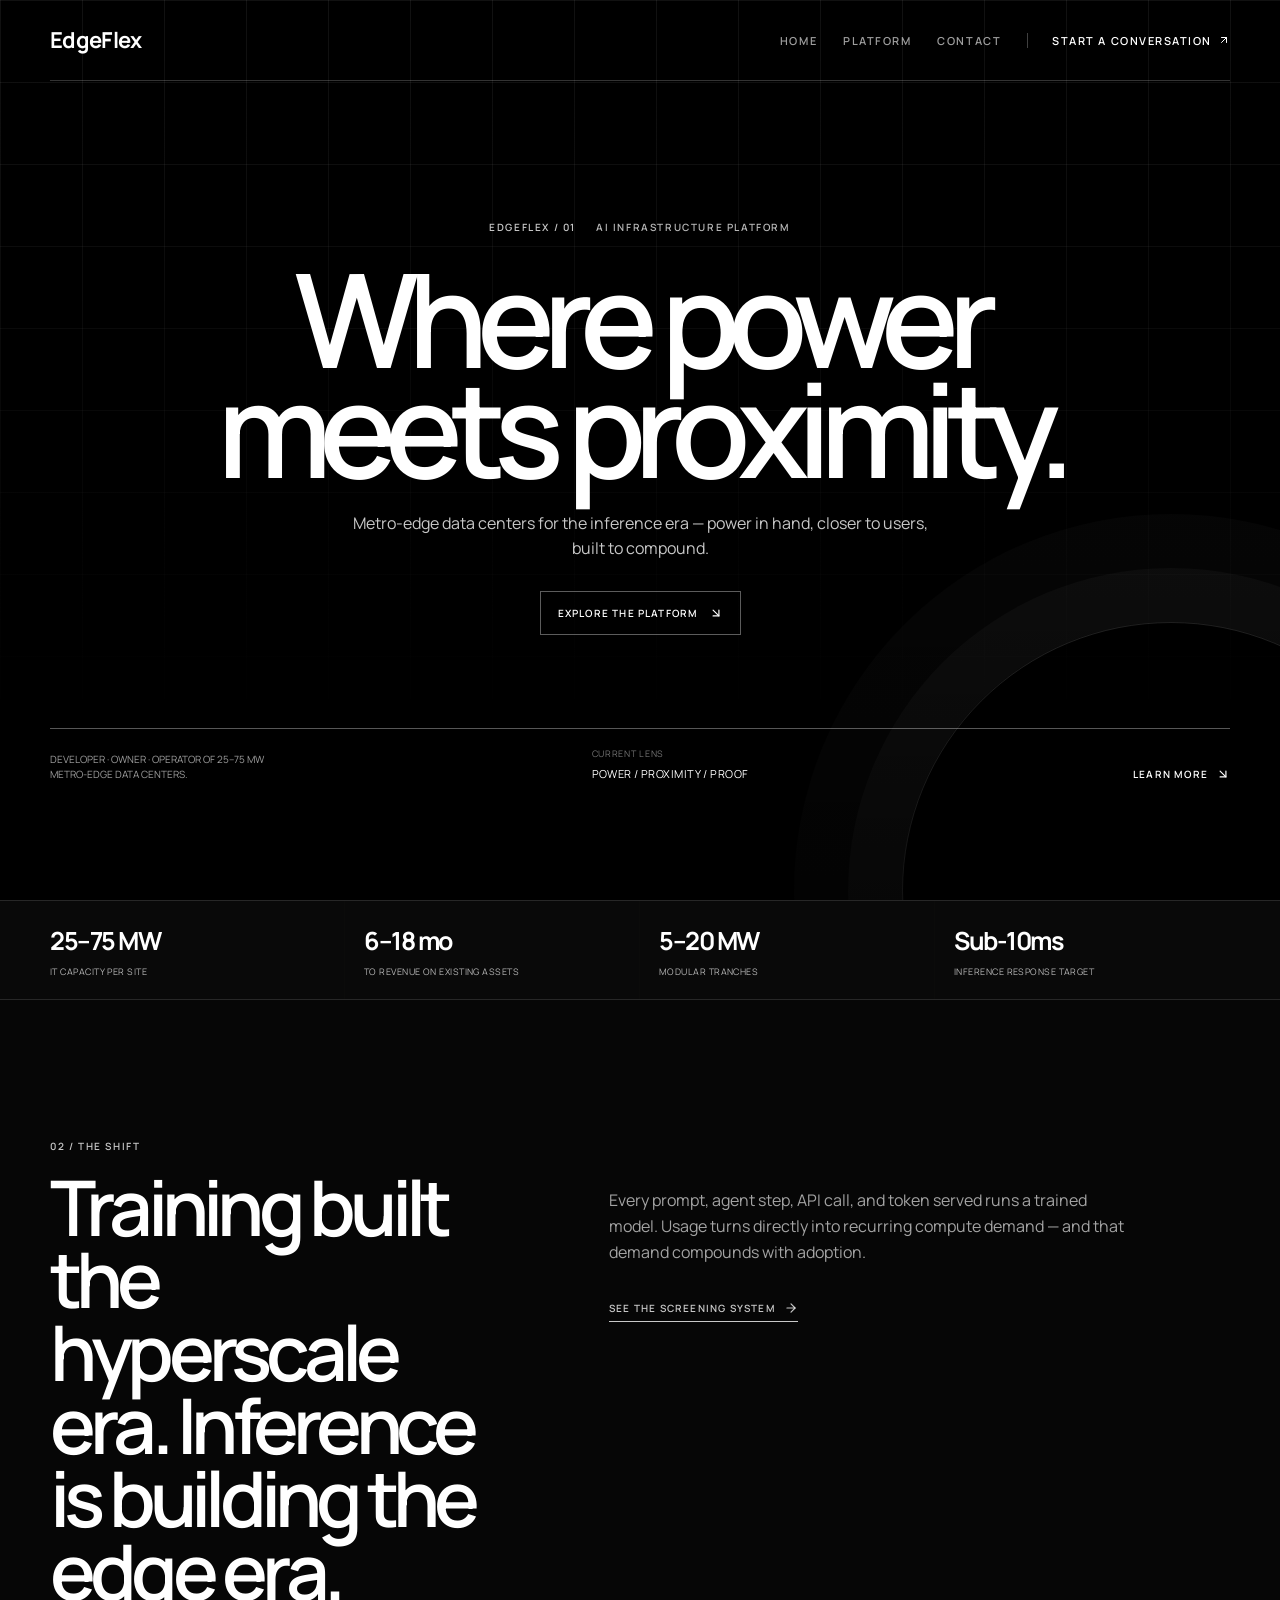
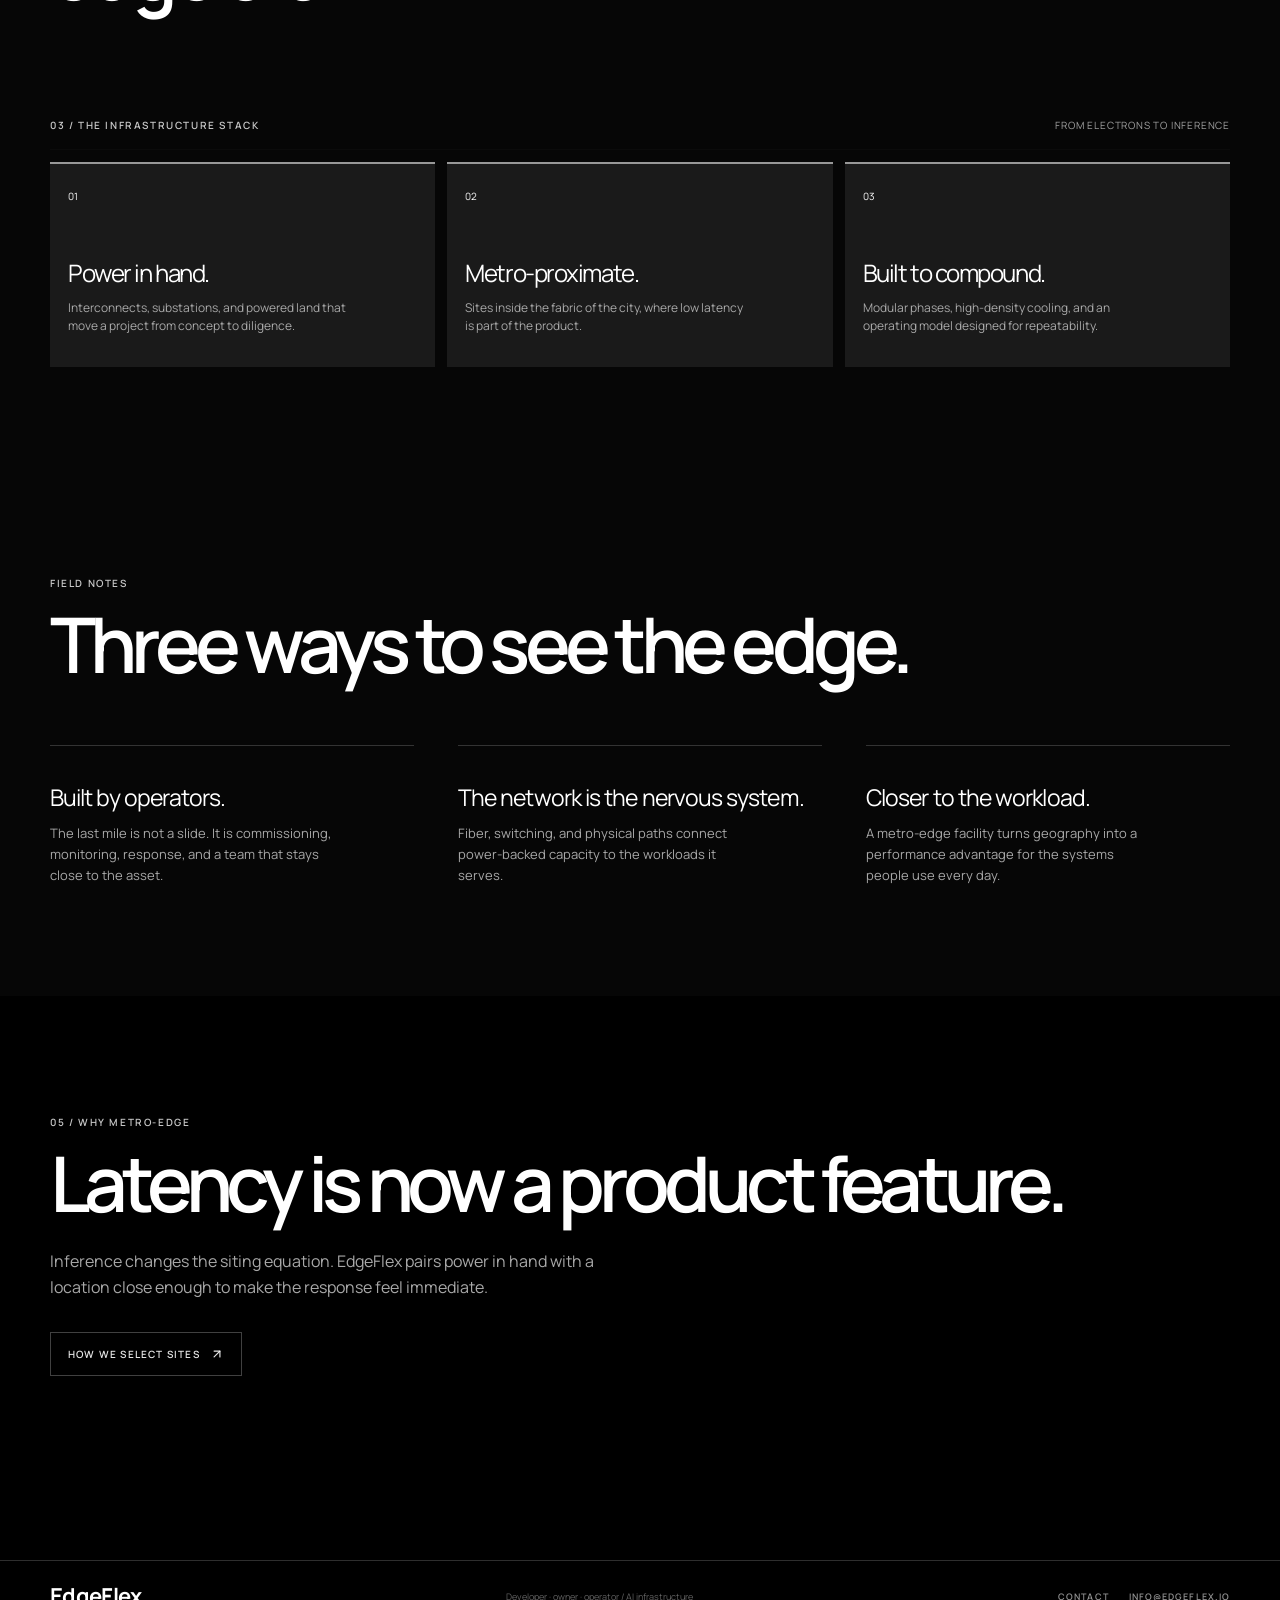
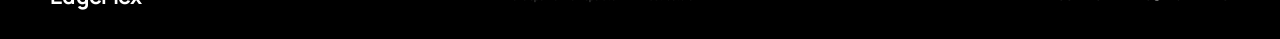
<file: index.html>
<!DOCTYPE html>
<html lang="en">
  <head>
    <meta charset="UTF-8" />
    <meta name="viewport" content="width=device-width, initial-scale=1.0" />
    <title>EdgeFlex | Metro-edge data centers for the inference era</title>
    <meta name="description" content="EdgeFlex develops, owns and operates 25-75 MW metro-edge data centers with power in hand, close to users and built for AI inference." />
    <meta name="robots" content="index, follow" />
    <link rel="canonical" href="https://edgeflex.io/" />
    <meta property="og:url" content="https://edgeflex.io/" />
    <meta property="og:title" content="EdgeFlex | Metro-edge data centers for the inference era" />
    <meta property="og:description" content="EdgeFlex develops, owns and operates 25-75 MW metro-edge data centers with power in hand, close to users and built for AI inference." />
    <meta property="og:type" content="website" />
    <meta property="og:site_name" content="EdgeFlex" />
    <meta property="og:image" content="https://edgeflex.io/og-image.jpg" />
    <meta property="og:image:width" content="1200" />
    <meta property="og:image:height" content="630" />
    <meta property="og:image:alt" content="EdgeFlex: metro-edge data centers for the inference era" />
    <meta name="twitter:card" content="summary_large_image" />
    <meta name="twitter:title" content="EdgeFlex | Metro-edge data centers for the inference era" />
    <meta name="twitter:description" content="EdgeFlex develops, owns and operates 25-75 MW metro-edge data centers with power in hand, close to users and built for AI inference." />
    <meta name="twitter:image" content="https://edgeflex.io/og-image.jpg" />
    <meta name="theme-color" content="#000000" />
    <script type="application/ld+json">{"@context": "https://schema.org", "@graph": [{"@type": "Organization", "@id": "https://edgeflex.io/#org", "name": "EdgeFlex", "legalName": "Edgeflex LLC", "url": "https://edgeflex.io/", "logo": "https://edgeflex.io/apple-touch-icon.png", "image": "https://edgeflex.io/og-image.jpg", "email": "info@edgeflex.io", "description": "Developer, owner and operator of 25-75 MW metro-edge data centers built for AI inference.", "address": {"@type": "PostalAddress", "addressLocality": "Austin", "addressRegion": "TX", "addressCountry": "US"}, "founder": {"@id": "https://edgeflex.io/#matt"}, "knowsAbout": ["data center development", "powered land", "AI inference infrastructure", "edge data centers"]}, {"@type": "Person", "@id": "https://edgeflex.io/#matt", "name": "Matt O'Grady", "jobTitle": "Founder and Managing Partner", "worksFor": {"@id": "https://edgeflex.io/#org"}, "alumniOf": [{"@type": "Organization", "name": "Newmark"}, {"@type": "Organization", "name": "CIM Group"}, {"@type": "Organization", "name": "CIBC Capital Markets"}], "email": "matt@edgeflex.io", "image": "https://edgeflex.io/assets/matt-ogrady-3.jpg", "description": "Matt O\u2019Grady founded EdgeFlex to develop 30 to 100 MW data center campuses where power is already in hand. He spent two years on Newmark\u2019s data center capital markets team, where the group advised on transactions including Blue Owl\u2019s Stargate Abilene joint venture, CoreWeave\u2019s Kenilworth campus, and the Machine | Chirisa platform in Lancaster, PA. Before that he managed CIM Group\u2019s investment in Novva Data Centers as contracted capacity grew from about 10 MW to 190 MW, and began in power and infrastructure investment banking at CIBC in Houston."}, {"@type": "WebSite", "@id": "https://edgeflex.io/#site", "url": "https://edgeflex.io/", "name": "EdgeFlex", "publisher": {"@id": "https://edgeflex.io/#org"}}]}</script>
    <link rel="icon" type="image/svg+xml" href="/favicon.svg" />
    <link rel="icon" type="image/png" sizes="96x96" href="/favicon-96.png" />
    <link rel="apple-touch-icon" href="/apple-touch-icon.png" />
    <link rel="preconnect" href="https://fonts.googleapis.com">
    <link rel="preconnect" href="https://fonts.gstatic.com" crossorigin>
    <link href="https://fonts.googleapis.com/css2?family=Manrope:wght@400;500;600;700&display=swap" rel="stylesheet">
    <script type="module" crossorigin src="/assets/index-e1ac8b7c.js"></script>
    <link rel="stylesheet" crossorigin href="/assets/index-1ea9ed3a.css">
  </head>
  <body>
    <!-- Cinematic film ground: fixed behind every page, and deliberately
         outside #root so it survives client-side route changes. Sources are
         set by the rotator below; two layers so clips can crossfade. -->
    <div id="ef-film" aria-hidden="true">
      <video class="ef-layer is-on" loop muted playsinline preload="auto"
             disablepictureinpicture disableremoteplayback
             poster="https://assets.mixkit.co/videos/42342/42342-thumb-720-0.jpg"></video>
      <video class="ef-layer" loop muted playsinline preload="none"
             disablepictureinpicture disableremoteplayback></video>
    </div>
    <div id="ef-film-scrim" aria-hidden="true"></div>
    <div id="root"><div class="edge-static" style="max-width:760px;margin:0 auto;padding:120px 24px;color:#fff;font-family:Manrope,sans-serif"><h1>EdgeFlex: metro-edge data centers for the inference era</h1><p>EdgeFlex develops, owns and operates 25-75 MW metro-edge data centers. We start with power, proximity, existing infrastructure and entitlement: powered brownfields, lit shells and land beside live substations.</p><h2>Matt O'Grady, Founder and Managing Partner</h2><p>Matt O’Grady founded EdgeFlex to develop 30 to 100 MW data center campuses where power is already in hand. He spent two years on Newmark’s data center capital markets team, where the group advised on transactions including Blue Owl’s Stargate Abilene joint venture, CoreWeave’s Kenilworth campus, and the Machine | Chirisa platform in Lancaster, PA. Before that he managed CIM Group’s investment in Novva Data Centers as contracted capacity grew from about 10 MW to 190 MW, and began in power and infrastructure investment banking at CIBC in Houston.</p><p><a href="/platform/" style="color:#fff">Platform</a> &middot; <a href="/contact/" style="color:#fff">Contact</a> &middot; <a href="mailto:info@edgeflex.io" style="color:#fff">info@edgeflex.io</a></p></div></div>
    <script>
      (function () {
        var reduce = window.matchMedia("(prefers-reduced-motion: reduce)").matches;
        function scrollToEl(el) {
          var target = Math.max(0, el.getBoundingClientRect().top + window.scrollY - 24);
          if (reduce) { window.scrollTo(0, target); return; }
          var start = window.scrollY, delta = target - start, t0 = performance.now(), ms = 620;
          (function step(now) {
            var p = Math.min(1, (now - t0) / ms);
            window.scrollTo(0, start + delta * (1 - Math.pow(1 - p, 3)));
            if (p < 1) requestAnimationFrame(step);
          })(t0);
          setTimeout(function () {
            if (Math.abs(window.scrollY - target) > 2) window.scrollTo(0, target);
          }, ms + 120);
        }
        document.addEventListener("click", function (e) {
          var a = e.target.closest && e.target.closest('a[href^="#"]');
          if (!a) return;
          var id = a.getAttribute("href").slice(1);
          if (!id) return;
          var el = document.getElementById(id);
          if (!el) return;
          e.preventDefault();
          scrollToEl(el);
          history.replaceState(null, "", "#" + id);
        });
      })();
    </script>
    <script>
      // The film ground: a slow rotation through power and compute plates,
      // crossfaded. Alternating the two is the whole EdgeFlex thesis, so the
      // background carries it rather than just looking cinematic.
      (function () {
        var FILM = [
          "42342", // downtown Austin from the air at dusk: the metro side
          "49835", // downtown Austin power plant under the towers: power inside the metro
          "4234",  // offshore wind farm out at sea
          "48353", // pumpjacks working an oil field
          "17024", // molten metal and steam in a furnace
          "25119", // flying through a heavy industrial landscape
          "30219"  // transmission poles and towers, low view
        ];
        var HOLD = 13000, FADE = 1600;
        var box = document.getElementById("ef-film");
        if (!box) return;
        var layers = box.querySelectorAll("video");
        if (layers.length < 2) return;

        function url(id) { return "https://assets.mixkit.co/videos/" + id + "/" + id + "-720.mp4"; }
        function start(v) { var p = v.play(); if (p && p.catch) p.catch(function () {}); }

        var i = 0, front = 0, timer = 0;
        layers[0].src = url(FILM[0]);
        start(layers[0]);

        // Anything that quietly stops the front layer (tab throttling, a
        // stalled segment) gets picked back up by the sweep below.
        window.__efFilmFront = function () { return layers[front]; };

        if (window.matchMedia("(prefers-reduced-motion: reduce)").matches) return;

        function advance() {
          var back = layers[1 - front], swapped = false;
          i = (i + 1) % FILM.length;
          back.src = url(FILM[i]);
          back.load();
          function swap() {
            if (swapped) return;
            swapped = true;
            back.removeEventListener("canplay", swap);
            start(back);
            back.classList.add("is-on");
            var old = layers[front];
            old.classList.remove("is-on");
            setTimeout(function () { old.pause(); }, FADE + 120);
            front = 1 - front;
            timer = setTimeout(advance, HOLD);
          }
          back.addEventListener("canplay", swap);
          setTimeout(swap, 6000); // never stall the rotation on a slow clip
        }
        timer = setTimeout(advance, HOLD);

        document.addEventListener("visibilitychange", function () {
          if (document.hidden) {
            clearTimeout(timer);
            layers[0].pause(); layers[1].pause();
          } else {
            start(layers[front]);
            clearTimeout(timer);
            timer = setTimeout(advance, HOLD);
          }
        });
      })();

      // The page ground is the only film now. Every other <video> the bundle
      // still renders belongs to a retired section and is hidden in CSS, so
      // strip it the moment React inserts it -- otherwise the browser still
      // pulls a poster and metadata for five clips nobody will ever see.
      (function () {
        function strip() {
          var vids = document.querySelectorAll("video");
          for (var i = 0; i < vids.length; i++) {
            var v = vids[i];
            if (v.closest("#ef-film")) continue;
            var s = v.querySelector("source");
            if (s) s.remove();
            if (v.getAttribute("src") || v.getAttribute("poster") || s) {
              v.removeAttribute("src");
              v.removeAttribute("poster");
              v.removeAttribute("autoplay");
              try { v.pause(); v.load(); } catch (e) {}
            }
          }
        }
        strip();
        new MutationObserver(strip).observe(document.documentElement, { childList: true, subtree: true });

        // Keep the visible film layer alive if the tab throttles it off.
        function heal() {
          if (document.hidden) return;
          var layers = document.querySelectorAll("#ef-film video");
          for (var i = 0; i < layers.length; i++) {
            var v = layers[i];
            if (v.classList.contains("is-on") && v.paused && v.src) {
              var q = v.play(); if (q && q.catch) q.catch(function () {});
            }
          }
        }
        addEventListener("visibilitychange", heal);
        setInterval(heal, 4000);
        heal();
      })();
    </script>
  </body>
</html>
</file>
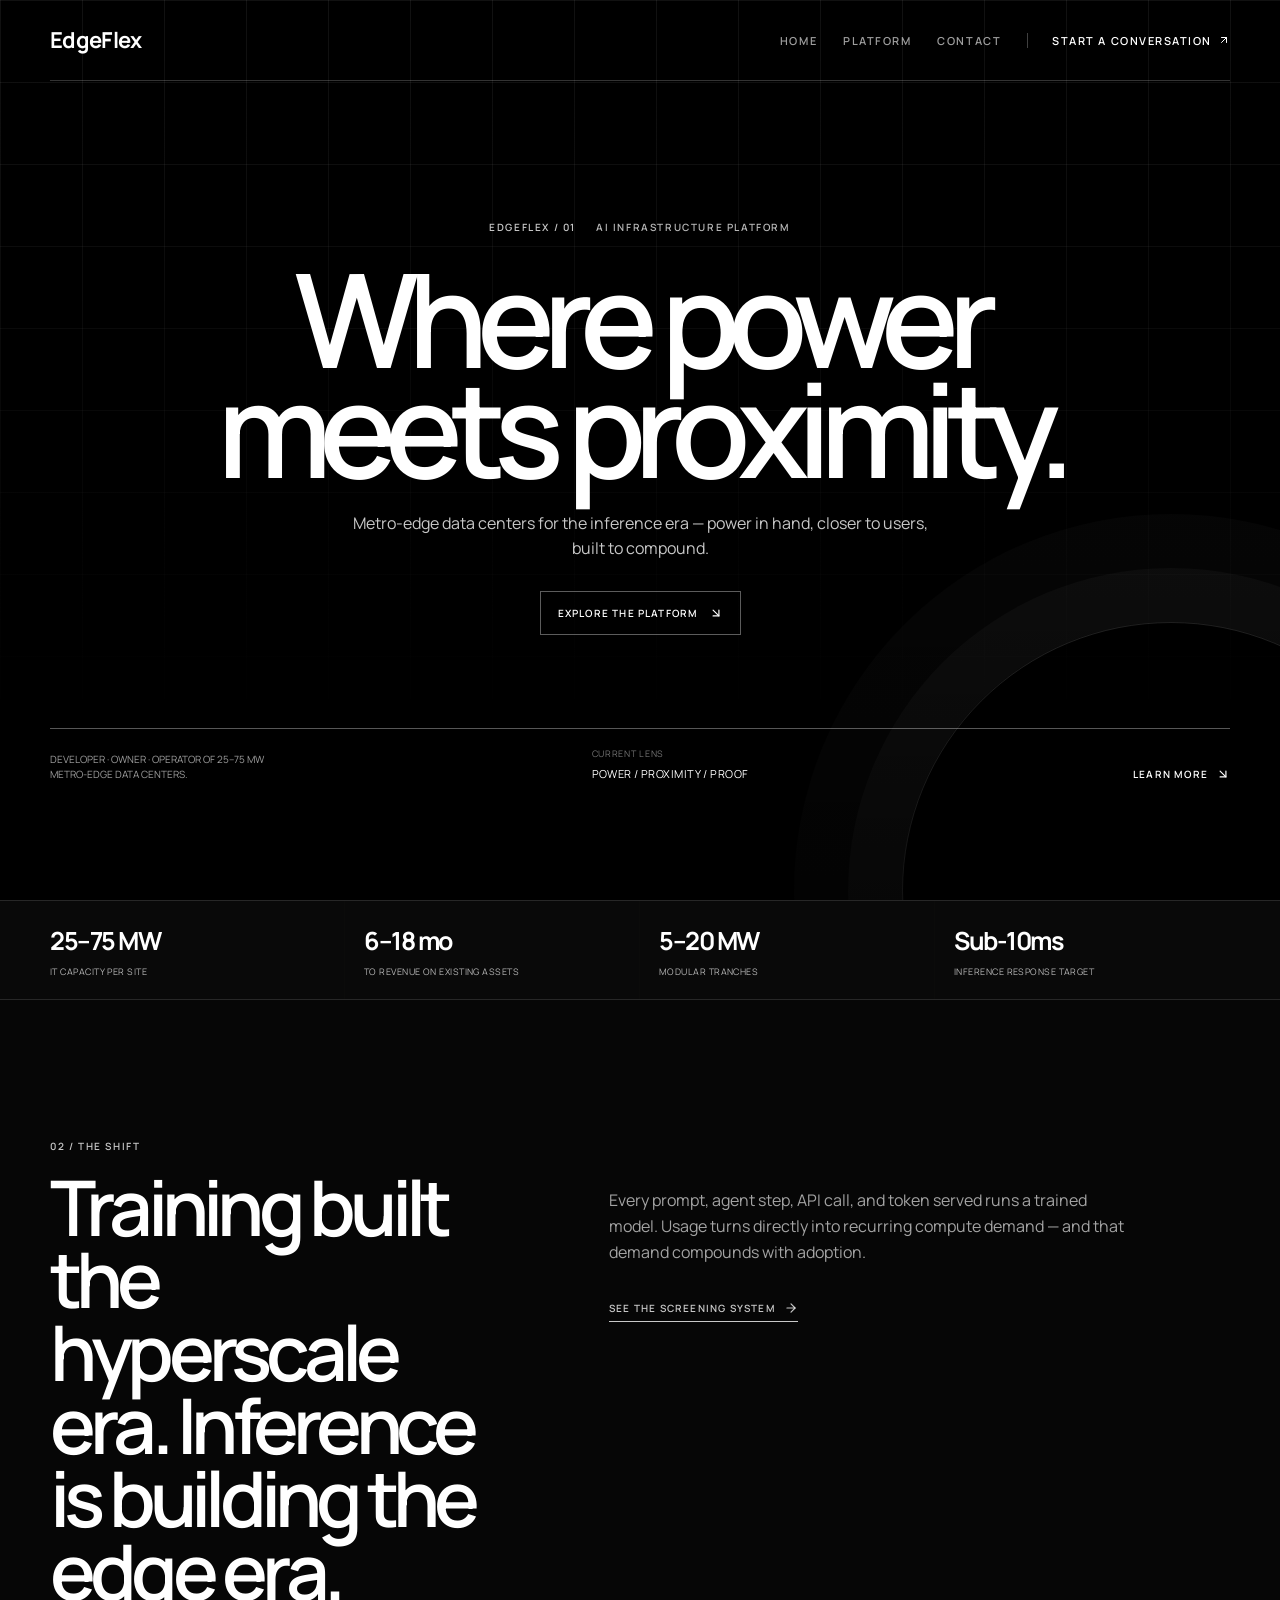
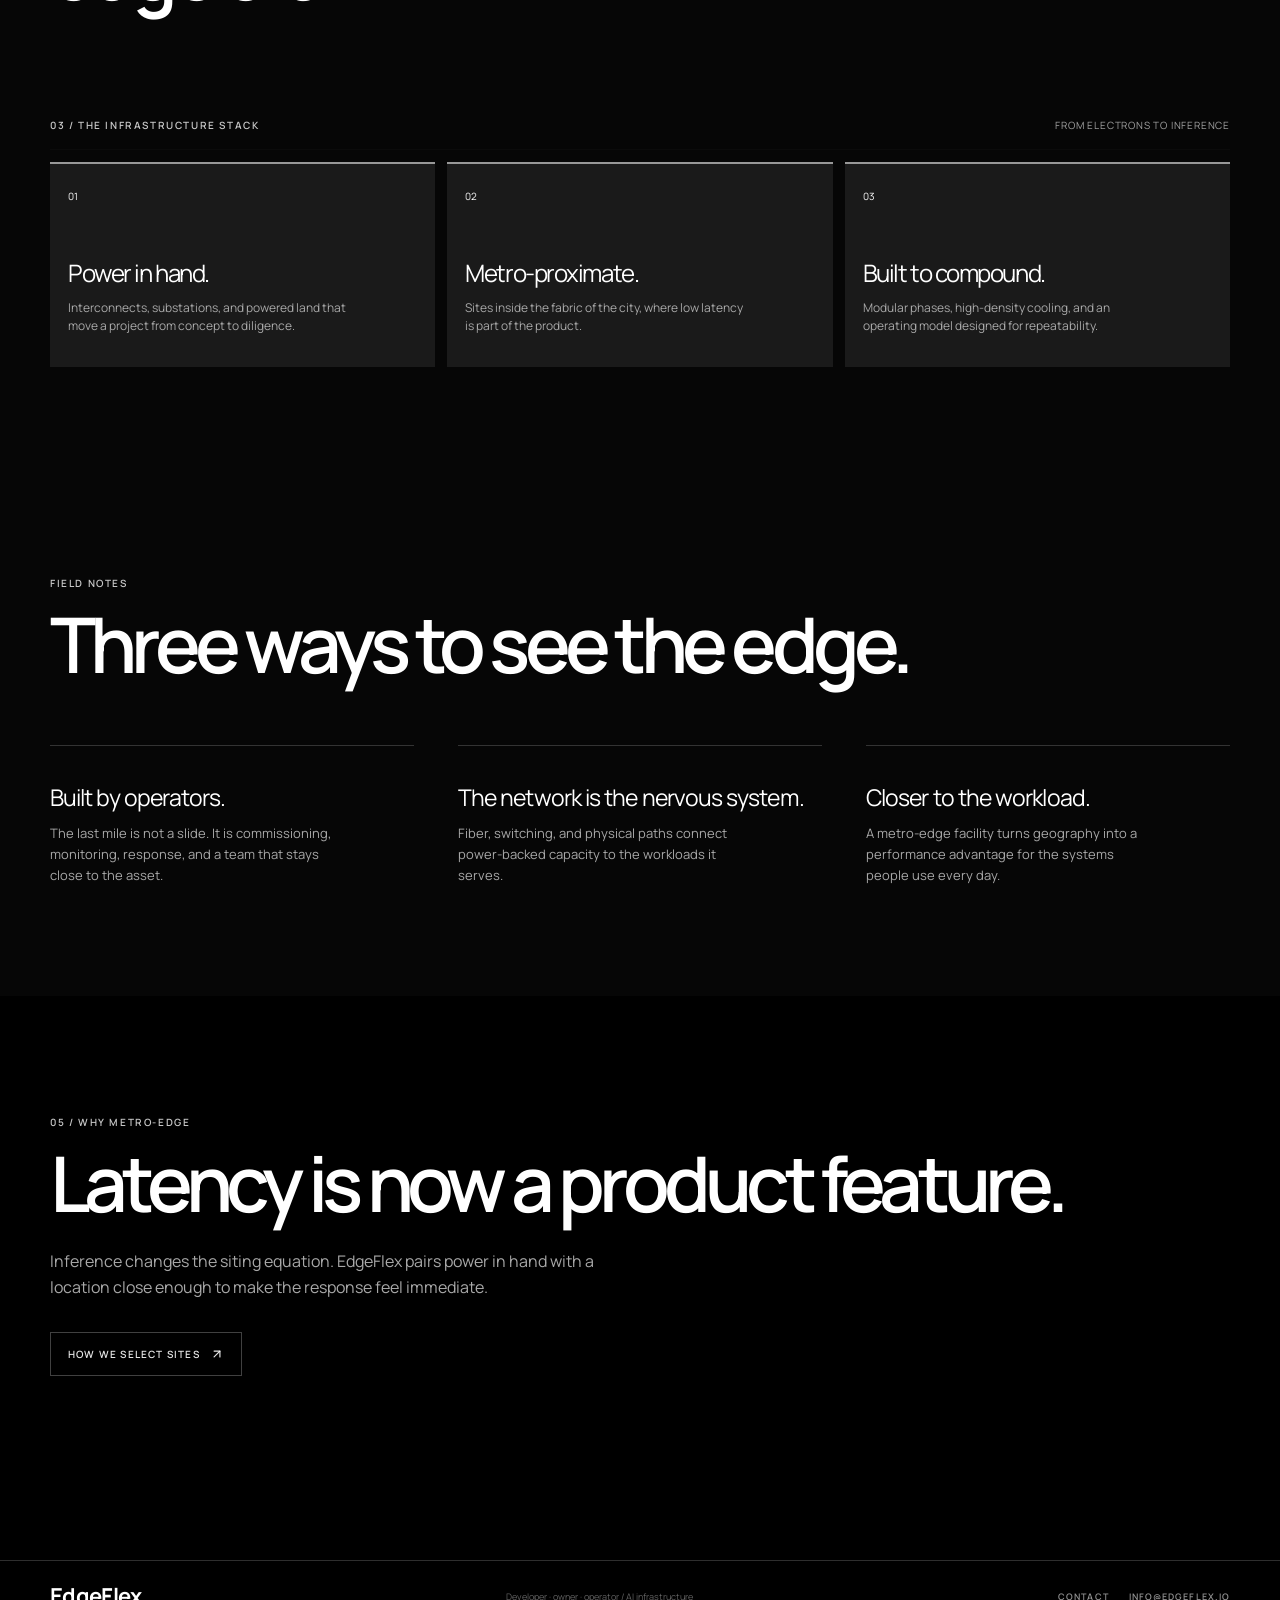
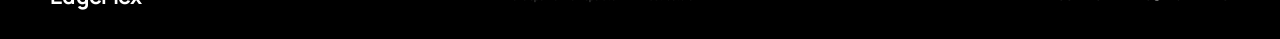
<file: contact/index.html>
<!DOCTYPE html>
<html lang="en">
  <head>
    <meta charset="UTF-8" />
    <meta name="viewport" content="width=device-width, initial-scale=1.0" />
    <title>Contact | EdgeFlex</title>
    <meta name="description" content="Bring EdgeFlex a site opportunity or capital partnership. Reach info@edgeflex.io or Matt O'Grady, Founder and Managing Partner, at matt@edgeflex.io." />
    <meta name="robots" content="index, follow" />
    <link rel="canonical" href="https://edgeflex.io/contact/" />
    <meta property="og:url" content="https://edgeflex.io/contact/" />
    <meta property="og:title" content="Contact | EdgeFlex" />
    <meta property="og:description" content="Bring EdgeFlex a site opportunity or capital partnership. Reach info@edgeflex.io or Matt O'Grady, Founder and Managing Partner, at matt@edgeflex.io." />
    <meta property="og:type" content="website" />
    <meta property="og:site_name" content="EdgeFlex" />
    <meta property="og:image" content="https://edgeflex.io/og-image.jpg" />
    <meta property="og:image:width" content="1200" />
    <meta property="og:image:height" content="630" />
    <meta property="og:image:alt" content="EdgeFlex: metro-edge data centers for the inference era" />
    <meta name="twitter:card" content="summary_large_image" />
    <meta name="twitter:title" content="Contact | EdgeFlex" />
    <meta name="twitter:description" content="Bring EdgeFlex a site opportunity or capital partnership. Reach info@edgeflex.io or Matt O'Grady, Founder and Managing Partner, at matt@edgeflex.io." />
    <meta name="twitter:image" content="https://edgeflex.io/og-image.jpg" />
    <meta name="theme-color" content="#000000" />
    <script type="application/ld+json">{"@context": "https://schema.org", "@graph": [{"@type": "Organization", "@id": "https://edgeflex.io/#org", "name": "EdgeFlex", "legalName": "Edgeflex LLC", "url": "https://edgeflex.io/", "logo": "https://edgeflex.io/apple-touch-icon.png", "image": "https://edgeflex.io/og-image.jpg", "email": "info@edgeflex.io", "description": "Developer, owner and operator of 25-75 MW metro-edge data centers built for AI inference.", "address": {"@type": "PostalAddress", "addressLocality": "Austin", "addressRegion": "TX", "addressCountry": "US"}, "founder": {"@id": "https://edgeflex.io/#matt"}, "knowsAbout": ["data center development", "powered land", "AI inference infrastructure", "edge data centers"]}, {"@type": "Person", "@id": "https://edgeflex.io/#matt", "name": "Matt O'Grady", "jobTitle": "Founder and Managing Partner", "worksFor": {"@id": "https://edgeflex.io/#org"}, "alumniOf": [{"@type": "Organization", "name": "Newmark"}, {"@type": "Organization", "name": "CIM Group"}, {"@type": "Organization", "name": "CIBC Capital Markets"}], "email": "matt@edgeflex.io", "image": "https://edgeflex.io/assets/matt-ogrady-3.jpg", "description": "Matt O\u2019Grady founded EdgeFlex to develop 30 to 100 MW data center campuses where power is already in hand. He spent two years on Newmark\u2019s data center capital markets team, where the group advised on transactions including Blue Owl\u2019s Stargate Abilene joint venture, CoreWeave\u2019s Kenilworth campus, and the Machine | Chirisa platform in Lancaster, PA. Before that he managed CIM Group\u2019s investment in Novva Data Centers as contracted capacity grew from about 10 MW to 190 MW, and began in power and infrastructure investment banking at CIBC in Houston."}, {"@type": "WebSite", "@id": "https://edgeflex.io/#site", "url": "https://edgeflex.io/", "name": "EdgeFlex", "publisher": {"@id": "https://edgeflex.io/#org"}}]}</script>
    <link rel="icon" type="image/svg+xml" href="/favicon.svg" />
    <link rel="icon" type="image/png" sizes="96x96" href="/favicon-96.png" />
    <link rel="apple-touch-icon" href="/apple-touch-icon.png" />
    <link rel="preconnect" href="https://fonts.googleapis.com">
    <link rel="preconnect" href="https://fonts.gstatic.com" crossorigin>
    <link href="https://fonts.googleapis.com/css2?family=Manrope:wght@400;500;600;700&display=swap" rel="stylesheet">
    <script type="module" crossorigin src="/assets/index-e1ac8b7c.js"></script>
    <link rel="stylesheet" crossorigin href="/assets/index-1ea9ed3a.css">
  </head>
  <body>
    <!-- Cinematic film ground: fixed behind every page, and deliberately
         outside #root so it survives client-side route changes. Sources are
         set by the rotator below; two layers so clips can crossfade. -->
    <div id="ef-film" aria-hidden="true">
      <video class="ef-layer is-on" loop muted playsinline preload="auto"
             disablepictureinpicture disableremoteplayback
             poster="https://assets.mixkit.co/videos/42342/42342-thumb-720-0.jpg"></video>
      <video class="ef-layer" loop muted playsinline preload="none"
             disablepictureinpicture disableremoteplayback></video>
    </div>
    <div id="ef-film-scrim" aria-hidden="true"></div>
    <div id="root"><div class="edge-static" style="max-width:760px;margin:0 auto;padding:120px 24px;color:#fff;font-family:Manrope,sans-serif"><h1>EdgeFlex: metro-edge data centers for the inference era</h1><p>EdgeFlex develops, owns and operates 25-75 MW metro-edge data centers. We start with power, proximity, existing infrastructure and entitlement: powered brownfields, lit shells and land beside live substations.</p><h2>Matt O'Grady, Founder and Managing Partner</h2><p>Matt O’Grady founded EdgeFlex to develop 30 to 100 MW data center campuses where power is already in hand. He spent two years on Newmark’s data center capital markets team, where the group advised on transactions including Blue Owl’s Stargate Abilene joint venture, CoreWeave’s Kenilworth campus, and the Machine | Chirisa platform in Lancaster, PA. Before that he managed CIM Group’s investment in Novva Data Centers as contracted capacity grew from about 10 MW to 190 MW, and began in power and infrastructure investment banking at CIBC in Houston.</p><p><a href="/platform/" style="color:#fff">Platform</a> &middot; <a href="/contact/" style="color:#fff">Contact</a> &middot; <a href="mailto:info@edgeflex.io" style="color:#fff">info@edgeflex.io</a></p></div></div>
    <script>
      (function () {
        var reduce = window.matchMedia("(prefers-reduced-motion: reduce)").matches;
        function scrollToEl(el) {
          var target = Math.max(0, el.getBoundingClientRect().top + window.scrollY - 24);
          if (reduce) { window.scrollTo(0, target); return; }
          var start = window.scrollY, delta = target - start, t0 = performance.now(), ms = 620;
          (function step(now) {
            var p = Math.min(1, (now - t0) / ms);
            window.scrollTo(0, start + delta * (1 - Math.pow(1 - p, 3)));
            if (p < 1) requestAnimationFrame(step);
          })(t0);
          setTimeout(function () {
            if (Math.abs(window.scrollY - target) > 2) window.scrollTo(0, target);
          }, ms + 120);
        }
        document.addEventListener("click", function (e) {
          var a = e.target.closest && e.target.closest('a[href^="#"]');
          if (!a) return;
          var id = a.getAttribute("href").slice(1);
          if (!id) return;
          var el = document.getElementById(id);
          if (!el) return;
          e.preventDefault();
          scrollToEl(el);
          history.replaceState(null, "", "#" + id);
        });
      })();
    </script>
    <script>
      // The film ground: a slow rotation through power and compute plates,
      // crossfaded. Alternating the two is the whole EdgeFlex thesis, so the
      // background carries it rather than just looking cinematic.
      (function () {
        var FILM = [
          "42342", // downtown Austin from the air at dusk: the metro side
          "49835", // downtown Austin power plant under the towers: power inside the metro
          "4234",  // offshore wind farm out at sea
          "48353", // pumpjacks working an oil field
          "17024", // molten metal and steam in a furnace
          "25119", // flying through a heavy industrial landscape
          "30219"  // transmission poles and towers, low view
        ];
        var HOLD = 13000, FADE = 1600;
        var box = document.getElementById("ef-film");
        if (!box) return;
        var layers = box.querySelectorAll("video");
        if (layers.length < 2) return;

        function url(id) { return "https://assets.mixkit.co/videos/" + id + "/" + id + "-720.mp4"; }
        function start(v) { var p = v.play(); if (p && p.catch) p.catch(function () {}); }

        var i = 0, front = 0, timer = 0;
        layers[0].src = url(FILM[0]);
        start(layers[0]);

        // Anything that quietly stops the front layer (tab throttling, a
        // stalled segment) gets picked back up by the sweep below.
        window.__efFilmFront = function () { return layers[front]; };

        if (window.matchMedia("(prefers-reduced-motion: reduce)").matches) return;

        function advance() {
          var back = layers[1 - front], swapped = false;
          i = (i + 1) % FILM.length;
          back.src = url(FILM[i]);
          back.load();
          function swap() {
            if (swapped) return;
            swapped = true;
            back.removeEventListener("canplay", swap);
            start(back);
            back.classList.add("is-on");
            var old = layers[front];
            old.classList.remove("is-on");
            setTimeout(function () { old.pause(); }, FADE + 120);
            front = 1 - front;
            timer = setTimeout(advance, HOLD);
          }
          back.addEventListener("canplay", swap);
          setTimeout(swap, 6000); // never stall the rotation on a slow clip
        }
        timer = setTimeout(advance, HOLD);

        document.addEventListener("visibilitychange", function () {
          if (document.hidden) {
            clearTimeout(timer);
            layers[0].pause(); layers[1].pause();
          } else {
            start(layers[front]);
            clearTimeout(timer);
            timer = setTimeout(advance, HOLD);
          }
        });
      })();

      // The page ground is the only film now. Every other <video> the bundle
      // still renders belongs to a retired section and is hidden in CSS, so
      // strip it the moment React inserts it -- otherwise the browser still
      // pulls a poster and metadata for five clips nobody will ever see.
      (function () {
        function strip() {
          var vids = document.querySelectorAll("video");
          for (var i = 0; i < vids.length; i++) {
            var v = vids[i];
            if (v.closest("#ef-film")) continue;
            var s = v.querySelector("source");
            if (s) s.remove();
            if (v.getAttribute("src") || v.getAttribute("poster") || s) {
              v.removeAttribute("src");
              v.removeAttribute("poster");
              v.removeAttribute("autoplay");
              try { v.pause(); v.load(); } catch (e) {}
            }
          }
        }
        strip();
        new MutationObserver(strip).observe(document.documentElement, { childList: true, subtree: true });

        // Keep the visible film layer alive if the tab throttles it off.
        function heal() {
          if (document.hidden) return;
          var layers = document.querySelectorAll("#ef-film video");
          for (var i = 0; i < layers.length; i++) {
            var v = layers[i];
            if (v.classList.contains("is-on") && v.paused && v.src) {
              var q = v.play(); if (q && q.catch) q.catch(function () {});
            }
          }
        }
        addEventListener("visibilitychange", heal);
        setInterval(heal, 4000);
        heal();
      })();
    </script>
  </body>
</html>
</file>
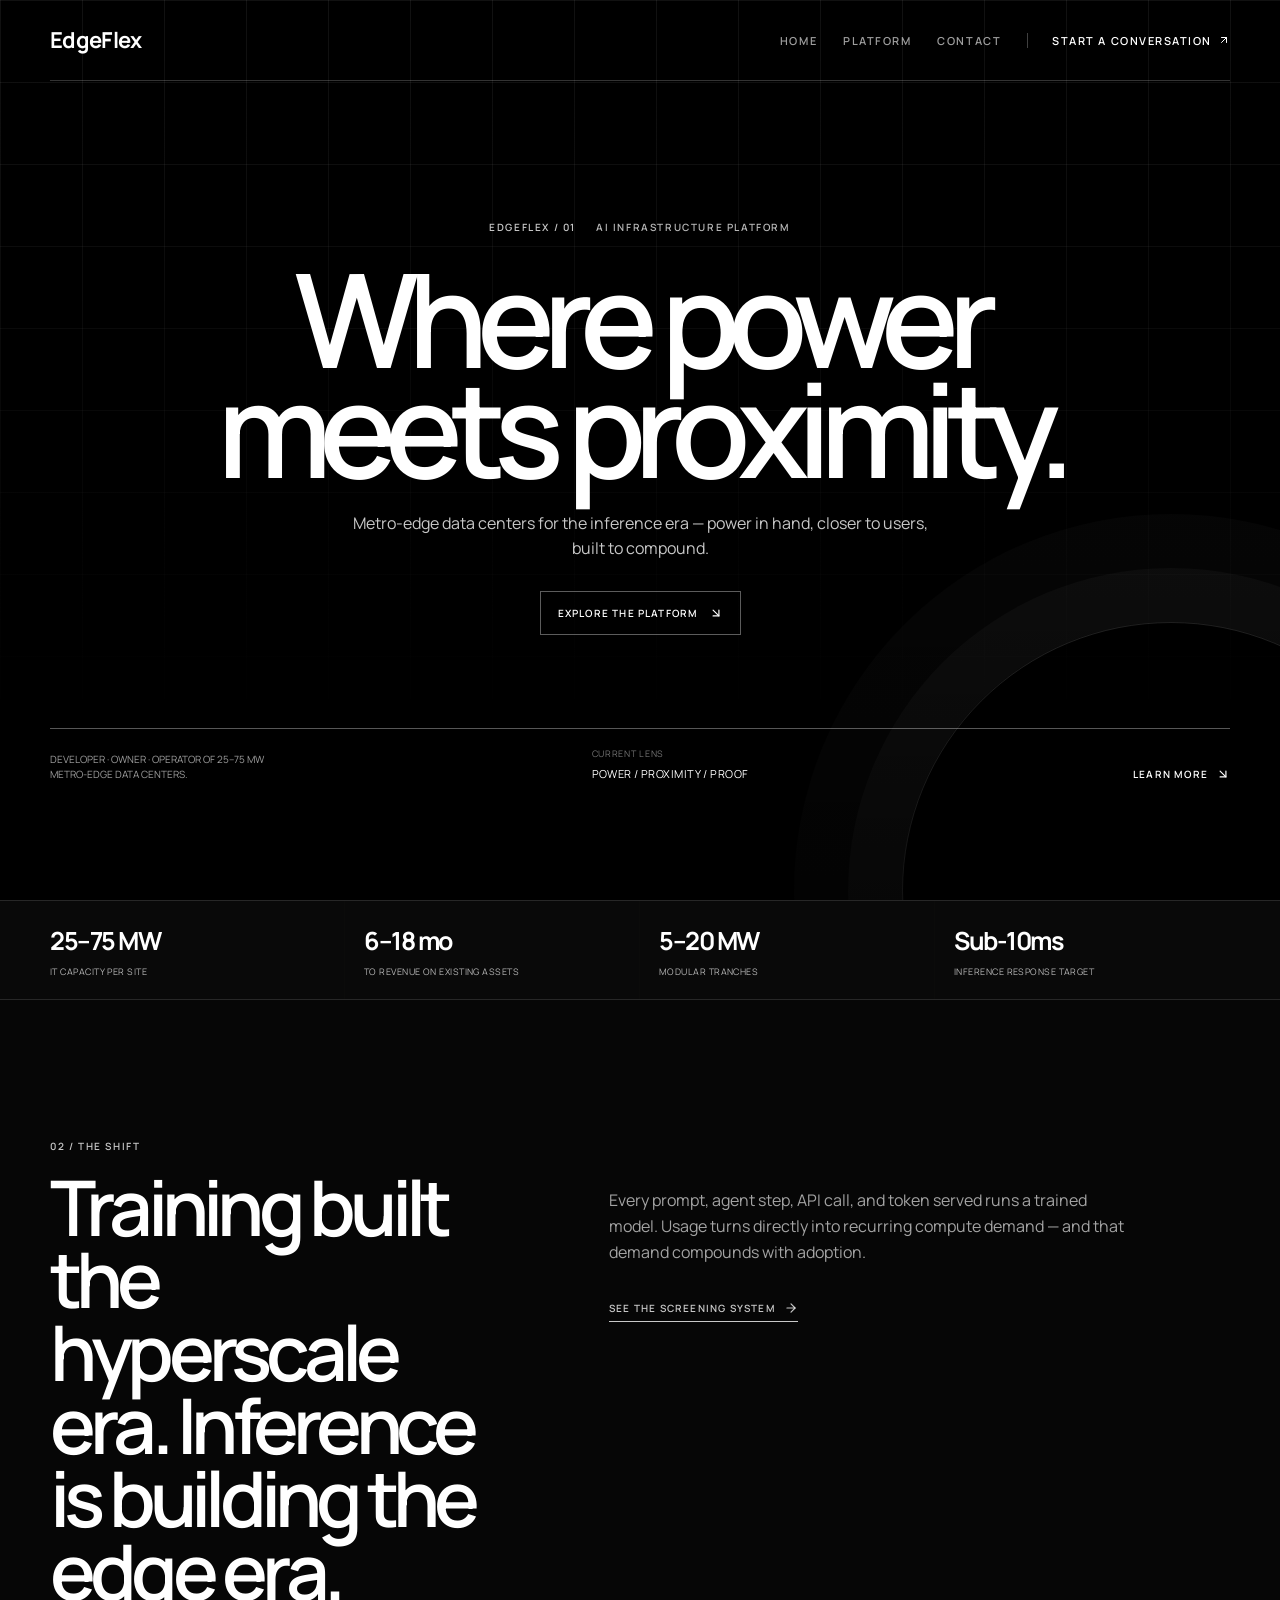
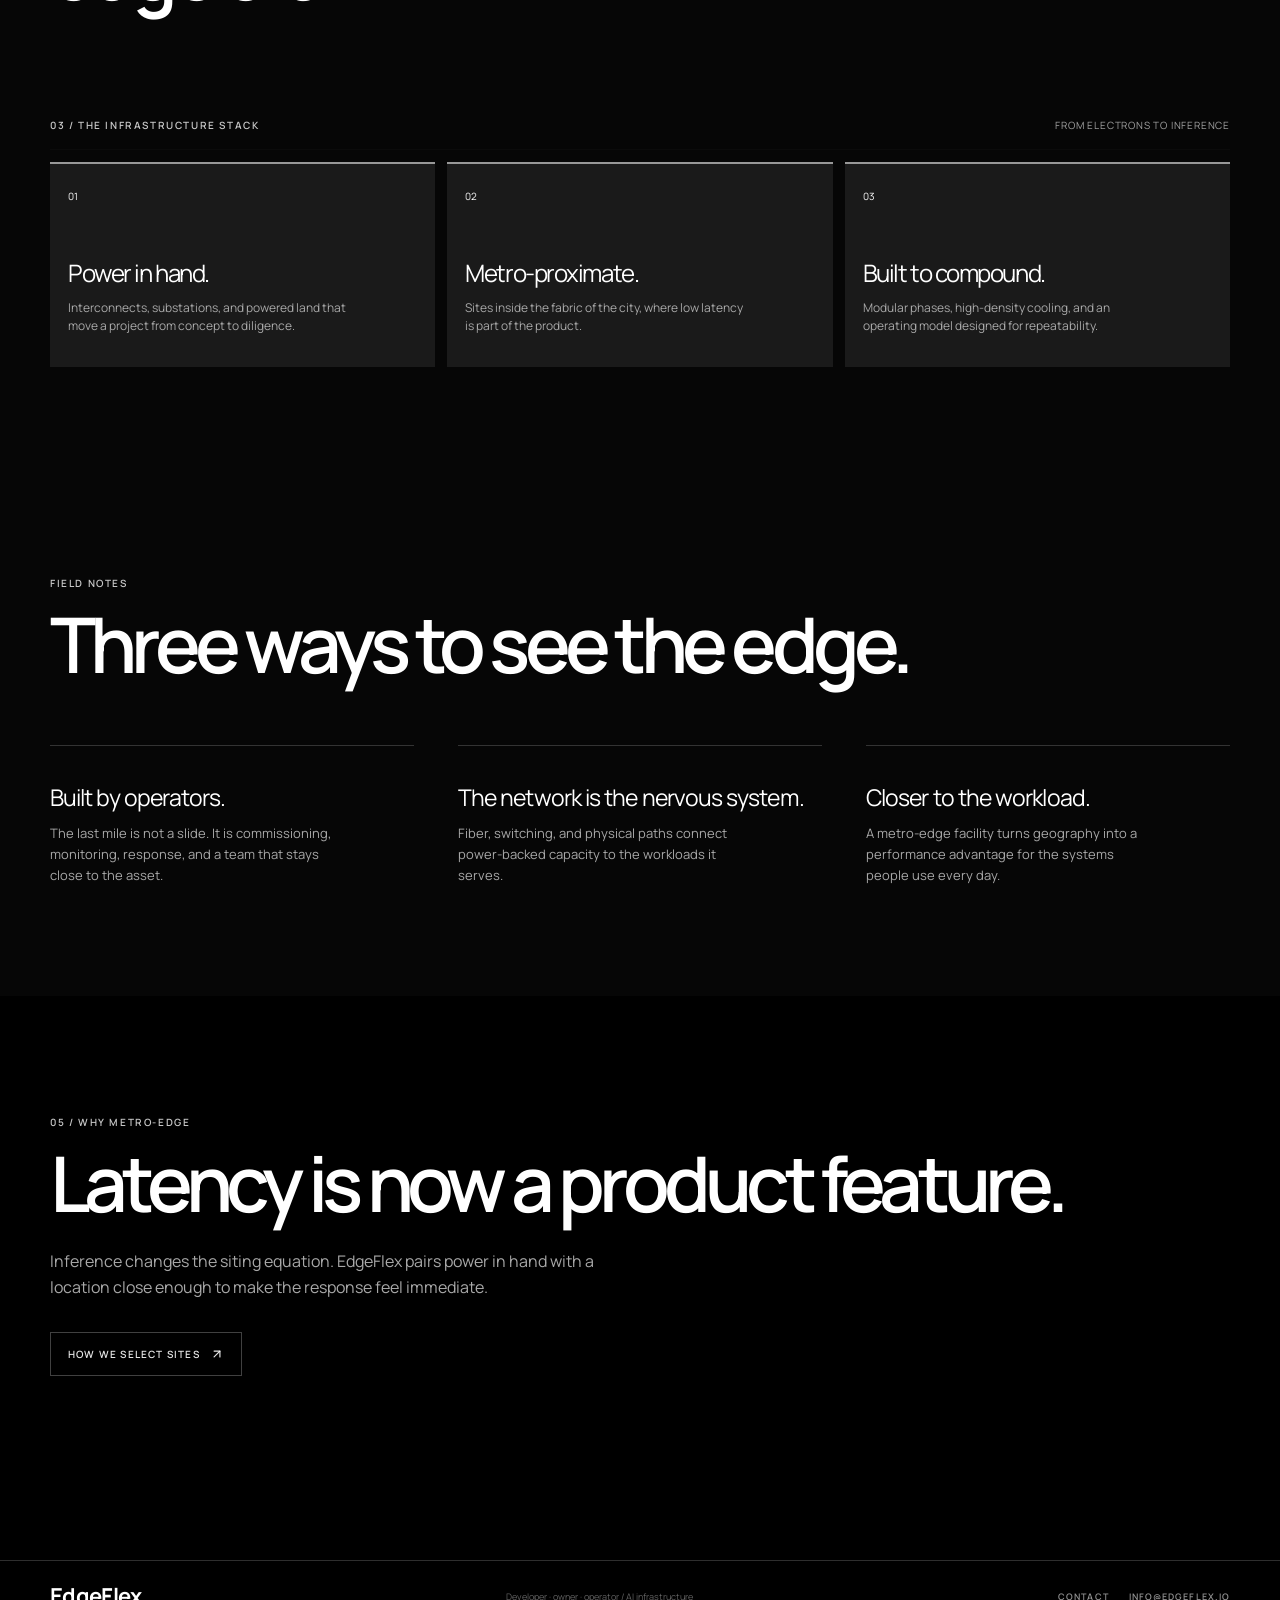
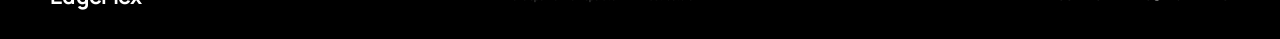
<file: platform/index.html>
<!DOCTYPE html>
<html lang="en">
  <head>
    <meta charset="UTF-8" />
    <meta name="viewport" content="width=device-width, initial-scale=1.0" />
    <title>Platform | EdgeFlex</title>
    <meta name="description" content="How EdgeFlex screens powered brownfields, lit shells and substation-adjacent land for 25-75 MW metro-edge data centers. Founded by Matt O'Grady." />
    <meta name="robots" content="index, follow" />
    <link rel="canonical" href="https://edgeflex.io/platform/" />
    <meta property="og:url" content="https://edgeflex.io/platform/" />
    <meta property="og:title" content="Platform | EdgeFlex" />
    <meta property="og:description" content="How EdgeFlex screens powered brownfields, lit shells and substation-adjacent land for 25-75 MW metro-edge data centers. Founded by Matt O'Grady." />
    <meta property="og:type" content="website" />
    <meta property="og:site_name" content="EdgeFlex" />
    <meta property="og:image" content="https://edgeflex.io/og-image.jpg" />
    <meta property="og:image:width" content="1200" />
    <meta property="og:image:height" content="630" />
    <meta property="og:image:alt" content="EdgeFlex: metro-edge data centers for the inference era" />
    <meta name="twitter:card" content="summary_large_image" />
    <meta name="twitter:title" content="Platform | EdgeFlex" />
    <meta name="twitter:description" content="How EdgeFlex screens powered brownfields, lit shells and substation-adjacent land for 25-75 MW metro-edge data centers. Founded by Matt O'Grady." />
    <meta name="twitter:image" content="https://edgeflex.io/og-image.jpg" />
    <meta name="theme-color" content="#000000" />
    <script type="application/ld+json">{"@context": "https://schema.org", "@graph": [{"@type": "Organization", "@id": "https://edgeflex.io/#org", "name": "EdgeFlex", "legalName": "Edgeflex LLC", "url": "https://edgeflex.io/", "logo": "https://edgeflex.io/apple-touch-icon.png", "image": "https://edgeflex.io/og-image.jpg", "email": "info@edgeflex.io", "description": "Developer, owner and operator of 25-75 MW metro-edge data centers built for AI inference.", "address": {"@type": "PostalAddress", "addressLocality": "Austin", "addressRegion": "TX", "addressCountry": "US"}, "founder": {"@id": "https://edgeflex.io/#matt"}, "knowsAbout": ["data center development", "powered land", "AI inference infrastructure", "edge data centers"]}, {"@type": "Person", "@id": "https://edgeflex.io/#matt", "name": "Matt O'Grady", "jobTitle": "Founder and Managing Partner", "worksFor": {"@id": "https://edgeflex.io/#org"}, "alumniOf": [{"@type": "Organization", "name": "Newmark"}, {"@type": "Organization", "name": "CIM Group"}, {"@type": "Organization", "name": "CIBC Capital Markets"}], "email": "matt@edgeflex.io", "image": "https://edgeflex.io/assets/matt-ogrady-3.jpg", "description": "Matt O\u2019Grady founded EdgeFlex to develop 30 to 100 MW data center campuses where power is already in hand. He spent two years on Newmark\u2019s data center capital markets team, where the group advised on transactions including Blue Owl\u2019s Stargate Abilene joint venture, CoreWeave\u2019s Kenilworth campus, and the Machine | Chirisa platform in Lancaster, PA. Before that he managed CIM Group\u2019s investment in Novva Data Centers as contracted capacity grew from about 10 MW to 190 MW, and began in power and infrastructure investment banking at CIBC in Houston."}, {"@type": "WebSite", "@id": "https://edgeflex.io/#site", "url": "https://edgeflex.io/", "name": "EdgeFlex", "publisher": {"@id": "https://edgeflex.io/#org"}}]}</script>
    <link rel="icon" type="image/svg+xml" href="/favicon.svg" />
    <link rel="icon" type="image/png" sizes="96x96" href="/favicon-96.png" />
    <link rel="apple-touch-icon" href="/apple-touch-icon.png" />
    <link rel="preconnect" href="https://fonts.googleapis.com">
    <link rel="preconnect" href="https://fonts.gstatic.com" crossorigin>
    <link href="https://fonts.googleapis.com/css2?family=Manrope:wght@400;500;600;700&display=swap" rel="stylesheet">
    <script type="module" crossorigin src="/assets/index-e1ac8b7c.js"></script>
    <link rel="stylesheet" crossorigin href="/assets/index-1ea9ed3a.css">
  </head>
  <body>
    <!-- Cinematic film ground: fixed behind every page, and deliberately
         outside #root so it survives client-side route changes. Sources are
         set by the rotator below; two layers so clips can crossfade. -->
    <div id="ef-film" aria-hidden="true">
      <video class="ef-layer is-on" loop muted playsinline preload="auto"
             disablepictureinpicture disableremoteplayback
             poster="https://assets.mixkit.co/videos/42342/42342-thumb-720-0.jpg"></video>
      <video class="ef-layer" loop muted playsinline preload="none"
             disablepictureinpicture disableremoteplayback></video>
    </div>
    <div id="ef-film-scrim" aria-hidden="true"></div>
    <div id="root"><div class="edge-static" style="max-width:760px;margin:0 auto;padding:120px 24px;color:#fff;font-family:Manrope,sans-serif"><h1>EdgeFlex: metro-edge data centers for the inference era</h1><p>EdgeFlex develops, owns and operates 25-75 MW metro-edge data centers. We start with power, proximity, existing infrastructure and entitlement: powered brownfields, lit shells and land beside live substations.</p><h2>Matt O'Grady, Founder and Managing Partner</h2><p>Matt O’Grady founded EdgeFlex to develop 30 to 100 MW data center campuses where power is already in hand. He spent two years on Newmark’s data center capital markets team, where the group advised on transactions including Blue Owl’s Stargate Abilene joint venture, CoreWeave’s Kenilworth campus, and the Machine | Chirisa platform in Lancaster, PA. Before that he managed CIM Group’s investment in Novva Data Centers as contracted capacity grew from about 10 MW to 190 MW, and began in power and infrastructure investment banking at CIBC in Houston.</p><p><a href="/platform/" style="color:#fff">Platform</a> &middot; <a href="/contact/" style="color:#fff">Contact</a> &middot; <a href="mailto:info@edgeflex.io" style="color:#fff">info@edgeflex.io</a></p></div></div>
    <script>
      (function () {
        var reduce = window.matchMedia("(prefers-reduced-motion: reduce)").matches;
        function scrollToEl(el) {
          var target = Math.max(0, el.getBoundingClientRect().top + window.scrollY - 24);
          if (reduce) { window.scrollTo(0, target); return; }
          var start = window.scrollY, delta = target - start, t0 = performance.now(), ms = 620;
          (function step(now) {
            var p = Math.min(1, (now - t0) / ms);
            window.scrollTo(0, start + delta * (1 - Math.pow(1 - p, 3)));
            if (p < 1) requestAnimationFrame(step);
          })(t0);
          setTimeout(function () {
            if (Math.abs(window.scrollY - target) > 2) window.scrollTo(0, target);
          }, ms + 120);
        }
        document.addEventListener("click", function (e) {
          var a = e.target.closest && e.target.closest('a[href^="#"]');
          if (!a) return;
          var id = a.getAttribute("href").slice(1);
          if (!id) return;
          var el = document.getElementById(id);
          if (!el) return;
          e.preventDefault();
          scrollToEl(el);
          history.replaceState(null, "", "#" + id);
        });
      })();
    </script>
    <script>
      // The film ground: a slow rotation through power and compute plates,
      // crossfaded. Alternating the two is the whole EdgeFlex thesis, so the
      // background carries it rather than just looking cinematic.
      (function () {
        var FILM = [
          "42342", // downtown Austin from the air at dusk: the metro side
          "49835", // downtown Austin power plant under the towers: power inside the metro
          "4234",  // offshore wind farm out at sea
          "48353", // pumpjacks working an oil field
          "17024", // molten metal and steam in a furnace
          "25119", // flying through a heavy industrial landscape
          "30219"  // transmission poles and towers, low view
        ];
        var HOLD = 13000, FADE = 1600;
        var box = document.getElementById("ef-film");
        if (!box) return;
        var layers = box.querySelectorAll("video");
        if (layers.length < 2) return;

        function url(id) { return "https://assets.mixkit.co/videos/" + id + "/" + id + "-720.mp4"; }
        function start(v) { var p = v.play(); if (p && p.catch) p.catch(function () {}); }

        var i = 0, front = 0, timer = 0;
        layers[0].src = url(FILM[0]);
        start(layers[0]);

        // Anything that quietly stops the front layer (tab throttling, a
        // stalled segment) gets picked back up by the sweep below.
        window.__efFilmFront = function () { return layers[front]; };

        if (window.matchMedia("(prefers-reduced-motion: reduce)").matches) return;

        function advance() {
          var back = layers[1 - front], swapped = false;
          i = (i + 1) % FILM.length;
          back.src = url(FILM[i]);
          back.load();
          function swap() {
            if (swapped) return;
            swapped = true;
            back.removeEventListener("canplay", swap);
            start(back);
            back.classList.add("is-on");
            var old = layers[front];
            old.classList.remove("is-on");
            setTimeout(function () { old.pause(); }, FADE + 120);
            front = 1 - front;
            timer = setTimeout(advance, HOLD);
          }
          back.addEventListener("canplay", swap);
          setTimeout(swap, 6000); // never stall the rotation on a slow clip
        }
        timer = setTimeout(advance, HOLD);

        document.addEventListener("visibilitychange", function () {
          if (document.hidden) {
            clearTimeout(timer);
            layers[0].pause(); layers[1].pause();
          } else {
            start(layers[front]);
            clearTimeout(timer);
            timer = setTimeout(advance, HOLD);
          }
        });
      })();

      // The page ground is the only film now. Every other <video> the bundle
      // still renders belongs to a retired section and is hidden in CSS, so
      // strip it the moment React inserts it -- otherwise the browser still
      // pulls a poster and metadata for five clips nobody will ever see.
      (function () {
        function strip() {
          var vids = document.querySelectorAll("video");
          for (var i = 0; i < vids.length; i++) {
            var v = vids[i];
            if (v.closest("#ef-film")) continue;
            var s = v.querySelector("source");
            if (s) s.remove();
            if (v.getAttribute("src") || v.getAttribute("poster") || s) {
              v.removeAttribute("src");
              v.removeAttribute("poster");
              v.removeAttribute("autoplay");
              try { v.pause(); v.load(); } catch (e) {}
            }
          }
        }
        strip();
        new MutationObserver(strip).observe(document.documentElement, { childList: true, subtree: true });

        // Keep the visible film layer alive if the tab throttles it off.
        function heal() {
          if (document.hidden) return;
          var layers = document.querySelectorAll("#ef-film video");
          for (var i = 0; i < layers.length; i++) {
            var v = layers[i];
            if (v.classList.contains("is-on") && v.paused && v.src) {
              var q = v.play(); if (q && q.catch) q.catch(function () {});
            }
          }
        }
        addEventListener("visibilitychange", heal);
        setInterval(heal, 4000);
        heal();
      })();
    </script>
  </body>
</html>
</file>
<file: assets/index-1ea9ed3a.css>
@import"https://fonts.googleapis.com/css2?family=DM+Mono:wght@400;500&family=Manrope:wght@400;500;600;700;800&display=swap";@layer components;@layer properties{@supports (((-webkit-hyphens:none)) and (not (margin-trim:inline))) or ((-moz-orient:inline) and (not (color:rgb(from red r g b)))){*,:before,:after,::backdrop{--tw-translate-x:0;--tw-translate-y:0;--tw-translate-z:0;--tw-rotate-x:initial;--tw-rotate-y:initial;--tw-rotate-z:initial;--tw-skew-x:initial;--tw-skew-y:initial;--tw-space-y-reverse:0;--tw-space-x-reverse:0;--tw-border-style:solid;--tw-leading:initial;--tw-font-weight:initial;--tw-tracking:initial;--tw-ordinal:initial;--tw-slashed-zero:initial;--tw-numeric-figure:initial;--tw-numeric-spacing:initial;--tw-numeric-fraction:initial;--tw-shadow:0 0 #0000;--tw-shadow-color:initial;--tw-shadow-alpha:100%;--tw-inset-shadow:0 0 #0000;--tw-inset-shadow-color:initial;--tw-inset-shadow-alpha:100%;--tw-ring-color:initial;--tw-ring-shadow:0 0 #0000;--tw-inset-ring-color:initial;--tw-inset-ring-shadow:0 0 #0000;--tw-ring-inset:initial;--tw-ring-offset-width:0px;--tw-ring-offset-color:#fff;--tw-ring-offset-shadow:0 0 #0000;--tw-outline-style:solid;--tw-duration:initial;--tw-ease:initial;--tw-content:"";--tw-animation-delay:0s;--tw-animation-direction:normal;--tw-animation-duration:initial;--tw-animation-fill-mode:none;--tw-animation-iteration-count:1;--tw-enter-blur:0;--tw-enter-opacity:1;--tw-enter-rotate:0;--tw-enter-scale:1;--tw-enter-translate-x:0;--tw-enter-translate-y:0;--tw-exit-blur:0;--tw-exit-opacity:1;--tw-exit-rotate:0;--tw-exit-scale:1;--tw-exit-translate-x:0;--tw-exit-translate-y:0}}}@layer theme{:root,:host{--color-red-50:oklch(97.1% .013 17.38);--color-red-300:oklch(80.8% .114 19.571);--color-red-400:oklch(70.4% .191 22.216);--color-red-500:oklch(63.7% .237 25.331);--color-red-600:oklch(57.7% .245 27.325);--color-gray-50:oklch(98.5% .002 247.839);--color-gray-100:oklch(96.7% .003 264.542);--color-gray-600:oklch(44.6% .03 256.802);--color-gray-700:oklch(37.3% .034 259.733);--color-gray-800:oklch(27.8% .033 256.848);--color-gray-900:oklch(21% .034 264.665);--color-black:#000;--color-white:#fff;--spacing:.25rem;--container-sm:24rem;--container-md:28rem;--container-lg:32rem;--text-xs:.75rem;--text-xs--line-height:calc(1 / .75);--text-sm:.875rem;--text-sm--line-height:calc(1.25 / .875);--text-base:1rem;--text-base--line-height: 1.5 ;--text-lg:1.125rem;--text-lg--line-height:calc(1.75 / 1.125);--text-xl:1.25rem;--text-xl--line-height:calc(1.75 / 1.25);--text-2xl:1.5rem;--text-2xl--line-height:calc(2 / 1.5);--font-weight-normal:400;--font-weight-medium:500;--font-weight-semibold:600;--font-weight-bold:700;--tracking-tight:-.025em;--tracking-widest:.1em;--leading-snug:1.375;--leading-normal:1.5;--leading-relaxed:1.625;--radius-sm:.25rem;--radius-md:.375rem;--radius-lg:.5rem;--radius-xl:.75rem;--ease-in-out:cubic-bezier(.4, 0, .2, 1);--animate-spin:spin 1s linear infinite;--animate-pulse:pulse 2s cubic-bezier(.4, 0, .6, 1) infinite;--aspect-video:16 / 9;--default-transition-duration:.15s;--default-transition-timing-function:cubic-bezier(.4, 0, .2, 1);--default-font-family:var(--app-font-sans);--default-mono-font-family:var(--app-font-mono);--color-border:hsl(var(--border))}}@layer base{*,:after,:before,::backdrop{box-sizing:border-box;border:0 solid;margin:0;padding:0}::file-selector-button{box-sizing:border-box;border:0 solid;margin:0;padding:0}html,:host{-webkit-text-size-adjust:100%;tab-size:4;line-height:1.5;font-family:var(--default-font-family,-apple-system, BlinkMacSystemFont, "Segoe UI", Roboto, "Helvetica Neue", "Noto Sans", Arial, sans-serif, "Apple Color Emoji", "Segoe UI Emoji", "Segoe UI Symbol", "Noto Color Emoji");font-feature-settings:var(--default-font-feature-settings,normal);font-variation-settings:var(--default-font-variation-settings,normal);-webkit-tap-highlight-color:transparent}hr{height:0;color:inherit;border-top-width:1px}abbr:where([title]){-webkit-text-decoration:underline dotted;text-decoration:underline dotted}h1,h2,h3,h4,h5,h6{font-size:inherit;font-weight:inherit}a{color:inherit;-webkit-text-decoration:inherit;text-decoration:inherit}b,strong{font-weight:bolder}code,kbd,samp,pre{font-family:var(--default-mono-font-family,ui-monospace, SFMono-Regular, Menlo, Monaco, Consolas, "Liberation Mono", "Courier New", monospace);font-feature-settings:var(--default-mono-font-feature-settings,normal);font-variation-settings:var(--default-mono-font-variation-settings,normal);font-size:1em}small{font-size:80%}sub,sup{vertical-align:baseline;font-size:75%;line-height:0;position:relative}sub{bottom:-.25em}sup{top:-.5em}table{text-indent:0;border-color:inherit;border-collapse:collapse}:-moz-focusring:where(:not(iframe)){outline:auto}progress{vertical-align:baseline}summary{display:list-item}ol,ul,menu{list-style:none}img,svg,video,canvas,audio,iframe,embed,object{vertical-align:middle;display:block}img,video{max-width:100%;height:auto}button,input,select,optgroup,textarea{font:inherit;font-feature-settings:inherit;font-variation-settings:inherit;letter-spacing:inherit;color:inherit;opacity:1;background-color:#0000;border-radius:0}::file-selector-button{font:inherit;font-feature-settings:inherit;font-variation-settings:inherit;letter-spacing:inherit;color:inherit;opacity:1;background-color:#0000;border-radius:0}:where(select:is([multiple],[size])) optgroup{font-weight:bolder}:where(select:is([multiple],[size])) optgroup option{padding-inline-start:20px}::file-selector-button{margin-inline-end:4px}::placeholder{opacity:1}@supports (not ((-webkit-appearance:-apple-pay-button))) or (contain-intrinsic-size:1px){::placeholder{color:currentColor}@supports (color:color-mix(in lab,red,red)){::placeholder{color:color-mix(in oklab,currentcolor 50%,transparent)}}}textarea{resize:vertical}::-webkit-search-decoration{-webkit-appearance:none}::-webkit-date-and-time-value{min-height:1lh;text-align:inherit}::-webkit-datetime-edit{display:inline-flex}::-webkit-datetime-edit-fields-wrapper{padding:0}::-webkit-datetime-edit{padding-block:0}::-webkit-datetime-edit-year-field{padding-block:0}::-webkit-datetime-edit-month-field{padding-block:0}::-webkit-datetime-edit-day-field{padding-block:0}::-webkit-datetime-edit-hour-field{padding-block:0}::-webkit-datetime-edit-minute-field{padding-block:0}::-webkit-datetime-edit-second-field{padding-block:0}::-webkit-datetime-edit-millisecond-field{padding-block:0}::-webkit-datetime-edit-meridiem-field{padding-block:0}::-webkit-calendar-picker-indicator{line-height:1}:-moz-ui-invalid{box-shadow:none}button,input:where([type=button],[type=reset],[type=submit]){appearance:button}::file-selector-button{appearance:button}::-webkit-inner-spin-button{height:auto}::-webkit-outer-spin-button{height:auto}[hidden]:where(:not([hidden=until-found])){display:none!important}}@layer utilities{.\@container\/field-group{container:field-group/inline-size}.pointer-events-auto{pointer-events:auto}.pointer-events-none{pointer-events:none}.invisible{visibility:hidden}.visible{visibility:visible}.sr-only{clip-path:inset(50%);white-space:nowrap;border-width:0;width:1px;height:1px;margin:-1px;padding:0;position:absolute;overflow:hidden}.absolute{position:absolute}.fixed{position:fixed}.relative{position:relative}.static{position:static}.inset-0{inset:0}.inset-x-0{inset-inline:0}.inset-y-0{inset-block:0}.-top-12{top:calc(var(--spacing) * -12)}.top-0{top:0}.top-1\.5{top:calc(var(--spacing) * 1.5)}.top-1\/2{top:50%}.top-2{top:calc(var(--spacing) * 2)}.top-3\.5{top:calc(var(--spacing) * 3.5)}.top-4{top:calc(var(--spacing) * 4)}.top-10{top:calc(var(--spacing) * 10)}.top-\[1px\]{top:1px}.top-\[50\%\]{top:50%}.top-\[60\%\]{top:60%}.top-full{top:100%}.-right-12{right:calc(var(--spacing) * -12)}.right-0{right:0}.right-1{right:var(--spacing)}.right-2{right:calc(var(--spacing) * 2)}.right-3{right:calc(var(--spacing) * 3)}.right-4{right:calc(var(--spacing) * 4)}.-bottom-12{bottom:calc(var(--spacing) * -12)}.bottom-0{bottom:0}.-left-12{left:calc(var(--spacing) * -12)}.left-0{left:0}.left-1\/2{left:50%}.left-2{left:calc(var(--spacing) * 2)}.left-\[50\%\]{left:50%}.z-10{z-index:10}.z-20{z-index:20}.z-50{z-index:50}.z-\[1\]{z-index:1}.z-\[100\]{z-index:100}.order-first{order:-9999}.order-last{order:9999}.\!m-0{margin:0!important}.-mx-1{margin-inline:calc(var(--spacing) * -1)}.mx-2{margin-inline:calc(var(--spacing) * 2)}.mx-3\.5{margin-inline:calc(var(--spacing) * 3.5)}.mx-4{margin-inline:calc(var(--spacing) * 4)}.mx-auto{margin-inline:auto}.-my-2{margin-block:calc(var(--spacing) * -2)}.my-0{margin-block:0}.my-0\.5{margin-block:calc(var(--spacing) * .5)}.my-1{margin-block:var(--spacing)}.-mt-4{margin-top:calc(var(--spacing) * -4)}.mt-1\.5{margin-top:calc(var(--spacing) * 1.5)}.mt-2{margin-top:calc(var(--spacing) * 2)}.mt-4{margin-top:calc(var(--spacing) * 4)}.mt-24{margin-top:calc(var(--spacing) * 24)}.mt-auto{margin-top:auto}.mr-2{margin-right:calc(var(--spacing) * 2)}.mb-1{margin-bottom:var(--spacing)}.mb-2{margin-bottom:calc(var(--spacing) * 2)}.mb-3{margin-bottom:calc(var(--spacing) * 3)}.mb-4{margin-bottom:calc(var(--spacing) * 4)}.-ml-4{margin-left:calc(var(--spacing) * -4)}.ml-1{margin-left:var(--spacing)}.ml-4{margin-left:calc(var(--spacing) * 4)}.ml-auto{margin-left:auto}.line-clamp-2{-webkit-line-clamp:2;-webkit-box-orient:vertical;display:-webkit-box;overflow:hidden}.block{display:block}.flex{display:flex}.grid{display:grid}.hidden{display:none}.inline-flex{display:inline-flex}.table{display:table}.aspect-square{aspect-ratio:1}.aspect-video{aspect-ratio:var(--aspect-video)}.size-4{width:calc(var(--spacing) * 4);height:calc(var(--spacing) * 4)}.size-6{width:calc(var(--spacing) * 6);height:calc(var(--spacing) * 6)}.size-8{width:calc(var(--spacing) * 8);height:calc(var(--spacing) * 8)}.size-10{width:calc(var(--spacing) * 10);height:calc(var(--spacing) * 10)}.size-\[--cell-size\]{width:--cell-size;height:--cell-size}.h-1\.5{height:calc(var(--spacing) * 1.5)}.h-2{height:calc(var(--spacing) * 2)}.h-2\.5{height:calc(var(--spacing) * 2.5)}.h-3{height:calc(var(--spacing) * 3)}.h-3\.5{height:calc(var(--spacing) * 3.5)}.h-4{height:calc(var(--spacing) * 4)}.h-5{height:calc(var(--spacing) * 5)}.h-6{height:calc(var(--spacing) * 6)}.h-7{height:calc(var(--spacing) * 7)}.h-8{height:calc(var(--spacing) * 8)}.h-9{height:calc(var(--spacing) * 9)}.h-10{height:calc(var(--spacing) * 10)}.h-12{height:calc(var(--spacing) * 12)}.h-\[--cell-size\]{height:--cell-size}.h-\[1px\]{height:1px}.h-\[var\(--radix-navigation-menu-viewport-height\)\]{height:var(--radix-navigation-menu-viewport-height)}.h-\[var\(--radix-select-trigger-height\)\]{height:var(--radix-select-trigger-height)}.h-auto{height:auto}.h-full{height:100%}.h-px{height:1px}.h-svh{height:100svh}.max-h-\[--radix-context-menu-content-available-height\]{max-height:--radix-context-menu-content-available-height}.max-h-\[--radix-select-content-available-height\]{max-height:--radix-select-content-available-height}.max-h-\[85vh\]{max-height:85vh}.max-h-\[300px\]{max-height:300px}.max-h-\[var\(--radix-dropdown-menu-content-available-height\)\]{max-height:var(--radix-dropdown-menu-content-available-height)}.max-h-screen{max-height:100vh}.min-h-0{min-height:0}.min-h-8{min-height:calc(var(--spacing) * 8)}.min-h-9{min-height:calc(var(--spacing) * 9)}.min-h-10{min-height:calc(var(--spacing) * 10)}.min-h-\[60px\]{min-height:60px}.min-h-screen{min-height:100vh}.min-h-svh{min-height:100svh}.w-0{width:0}.w-1{width:var(--spacing)}.w-2{width:calc(var(--spacing) * 2)}.w-2\.5{width:calc(var(--spacing) * 2.5)}.w-3{width:calc(var(--spacing) * 3)}.w-3\.5{width:calc(var(--spacing) * 3.5)}.w-3\/4{width:75%}.w-4{width:calc(var(--spacing) * 4)}.w-5{width:calc(var(--spacing) * 5)}.w-7{width:calc(var(--spacing) * 7)}.w-8{width:calc(var(--spacing) * 8)}.w-9{width:calc(var(--spacing) * 9)}.w-10{width:calc(var(--spacing) * 10)}.w-64{width:calc(var(--spacing) * 64)}.w-72{width:calc(var(--spacing) * 72)}.w-\[--cell-size\]{width:--cell-size}.w-\[1px\]{width:1px}.w-\[100px\]{width:100px}.w-\[var\(--sidebar-width\)\]{width:var(--sidebar-width)}.w-auto{width:auto}.w-fit{width:fit-content}.w-full{width:100%}.w-max{width:max-content}.w-px{width:1px}.max-w-\[var\(--skeleton-width\)\]{max-width:var(--skeleton-width)}.max-w-lg{max-width:var(--container-lg)}.max-w-max{max-width:max-content}.max-w-md{max-width:var(--container-md)}.max-w-sm{max-width:var(--container-sm)}.min-w-0{min-width:0}.min-w-5{min-width:calc(var(--spacing) * 5)}.min-w-8{min-width:calc(var(--spacing) * 8)}.min-w-9{min-width:calc(var(--spacing) * 9)}.min-w-10{min-width:calc(var(--spacing) * 10)}.min-w-\[--cell-size\]{min-width:--cell-size}.min-w-\[8rem\]{min-width:8rem}.min-w-\[12rem\]{min-width:12rem}.min-w-\[var\(--radix-select-trigger-width\)\]{min-width:var(--radix-select-trigger-width)}.flex-1{flex:1}.shrink-0{flex-shrink:0}.grow{flex-grow:1}.grow-0{flex-grow:0}.basis-full{flex-basis:100%}.caption-bottom{caption-side:bottom}.border-collapse{border-collapse:collapse}.origin-\[--radix-context-menu-content-transform-origin\]{transform-origin:--radix-context-menu-content-transform-origin}.origin-\[--radix-dropdown-menu-content-transform-origin\]{transform-origin:--radix-dropdown-menu-content-transform-origin}.origin-\[--radix-hover-card-content-transform-origin\]{transform-origin:--radix-hover-card-content-transform-origin}.origin-\[--radix-menubar-content-transform-origin\]{transform-origin:--radix-menubar-content-transform-origin}.origin-\[--radix-popover-content-transform-origin\]{transform-origin:--radix-popover-content-transform-origin}.origin-\[--radix-select-content-transform-origin\]{transform-origin:--radix-select-content-transform-origin}.origin-\[--radix-tooltip-content-transform-origin\]{transform-origin:--radix-tooltip-content-transform-origin}.-translate-x-1\/2{--tw-translate-x: -50% ;translate:var(--tw-translate-x) var(--tw-translate-y)}.-translate-x-px{--tw-translate-x:-1px;translate:var(--tw-translate-x) var(--tw-translate-y)}.translate-x-\[-50\%\]{--tw-translate-x:-50%;translate:var(--tw-translate-x) var(--tw-translate-y)}.translate-x-px{--tw-translate-x:1px;translate:var(--tw-translate-x) var(--tw-translate-y)}.-translate-y-1\/2{--tw-translate-y: -50% ;translate:var(--tw-translate-x) var(--tw-translate-y)}.translate-y-\[-50\%\]{--tw-translate-y:-50%;translate:var(--tw-translate-x) var(--tw-translate-y)}.rotate-45{rotate:45deg}.rotate-90{rotate:90deg}.transform{transform:var(--tw-rotate-x,) var(--tw-rotate-y,) var(--tw-rotate-z,) var(--tw-skew-x,) var(--tw-skew-y,)}.animate-caret-blink{animation:1.25s ease-out infinite caret-blink}.animate-in{animation:enter var(--tw-animation-duration,var(--tw-duration,.15s))var(--tw-ease,ease)var(--tw-animation-delay,0s)var(--tw-animation-iteration-count,1)var(--tw-animation-direction,normal)var(--tw-animation-fill-mode,none)}.animate-pulse{animation:var(--animate-pulse)}.animate-spin{animation:var(--animate-spin)}.cursor-default{cursor:default}.cursor-pointer{cursor:pointer}.cursor-text{cursor:text}.touch-none{touch-action:none}.resize-none{resize:none}.list-disc{list-style-type:disc}.list-none{list-style-type:none}.flex-col{flex-direction:column}.flex-col-reverse{flex-direction:column-reverse}.flex-row{flex-direction:row}.flex-wrap{flex-wrap:wrap}.place-content-center{place-content:center}.items-center{align-items:center}.items-end{align-items:flex-end}.items-start{align-items:flex-start}.items-stretch{align-items:stretch}.justify-between{justify-content:space-between}.justify-center{justify-content:center}.justify-start{justify-content:flex-start}.gap-1{gap:var(--spacing)}.gap-1\.5{gap:calc(var(--spacing) * 1.5)}.gap-2{gap:calc(var(--spacing) * 2)}.gap-2\.5{gap:calc(var(--spacing) * 2.5)}.gap-3{gap:calc(var(--spacing) * 3)}.gap-4{gap:calc(var(--spacing) * 4)}.gap-6{gap:calc(var(--spacing) * 6)}.gap-7{gap:calc(var(--spacing) * 7)}:where(.space-y-1\.5>:not(:last-child)){--tw-space-y-reverse:0;margin-block-start:calc(calc(var(--spacing) * 1.5) * var(--tw-space-y-reverse));margin-block-end:calc(calc(var(--spacing) * 1.5) * calc(1 - var(--tw-space-y-reverse)))}:where(.space-y-2>:not(:last-child)){--tw-space-y-reverse:0;margin-block-start:calc(calc(var(--spacing) * 2) * var(--tw-space-y-reverse));margin-block-end:calc(calc(var(--spacing) * 2) * calc(1 - var(--tw-space-y-reverse)))}:where(.space-x-1>:not(:last-child)){--tw-space-x-reverse:0;margin-inline-start:calc(var(--spacing) * var(--tw-space-x-reverse));margin-inline-end:calc(var(--spacing) * calc(1 - var(--tw-space-x-reverse)))}:where(.space-x-4>:not(:last-child)){--tw-space-x-reverse:0;margin-inline-start:calc(calc(var(--spacing) * 4) * var(--tw-space-x-reverse));margin-inline-end:calc(calc(var(--spacing) * 4) * calc(1 - var(--tw-space-x-reverse)))}.self-stretch{align-self:stretch}.overflow-auto{overflow:auto}.overflow-hidden{overflow:hidden}.overflow-x-auto{overflow-x:auto}.overflow-x-hidden{overflow-x:hidden}.overflow-y-auto{overflow-y:auto}.rounded{border-radius:.25rem}.rounded-\[2px\]{border-radius:2px}.rounded-\[calc\(var\(--radius\)-5px\)\]{border-radius:calc(var(--radius) - 5px)}.rounded-\[inherit\]{border-radius:inherit}.rounded-full{border-radius:3.40282e38px}.rounded-lg{border-radius:var(--radius-lg)}.rounded-md{border-radius:var(--radius-md)}.rounded-none{border-radius:0}.rounded-sm{border-radius:var(--radius-sm)}.rounded-xl{border-radius:var(--radius-xl)}.rounded-t-\[10px\]{border-top-left-radius:10px;border-top-right-radius:10px}.rounded-l-md{border-top-left-radius:var(--radius-md);border-bottom-left-radius:var(--radius-md)}.rounded-tl-sm{border-top-left-radius:var(--radius-sm)}.rounded-r-md{border-top-right-radius:var(--radius-md);border-bottom-right-radius:var(--radius-md)}.border{border-style:var(--tw-border-style);border-width:1px}.border-0{border-style:var(--tw-border-style);border-width:0}.border-2{border-style:var(--tw-border-style);border-width:2px}.border-\[1\.5px\]{border-style:var(--tw-border-style);border-width:1.5px}.border-y{border-block-style:var(--tw-border-style);border-block-width:1px}.border-t{border-top-style:var(--tw-border-style);border-top-width:1px}.border-r{border-right-style:var(--tw-border-style);border-right-width:1px}.border-b{border-bottom-style:var(--tw-border-style);border-bottom-width:1px}.border-l{border-left-style:var(--tw-border-style);border-left-width:1px}.border-dashed{--tw-border-style:dashed;border-style:dashed}.\[border-color\:var\(--badge-outline\)\]{border-color:var(--badge-outline)}.\[border-color\:var\(--button-outline\)\]{border-color:var(--button-outline)}.border-\[--color-border\]{border-color:--color-border}.border-border,.border-border\/50{border-color:hsl(var(--border))}@supports (color:color-mix(in lab,red,red)){.border-border\/50{border-color:color-mix(in oklab,hsl(var(--border)) 50%,transparent)}}.border-input{border-color:hsl(var(--input))}.border-primary,.border-primary\/50{border-color:hsl(var(--primary))}@supports (color:color-mix(in lab,red,red)){.border-primary\/50{border-color:color-mix(in oklab,hsl(var(--primary)) 50%,transparent)}}.border-transparent{border-color:#0000}.border-t-transparent{border-top-color:#0000}.border-l-transparent{border-left-color:#0000}.bg-\[--color-bg\]{background-color:--color-bg}.bg-accent{background-color:hsl(var(--accent))}.bg-background{background-color:hsl(var(--background))}.bg-black\/80{background-color:#000c}@supports (color:color-mix(in lab,red,red)){.bg-black\/80{background-color:color-mix(in oklab,var(--color-black) 80%,transparent)}}.bg-border{background-color:hsl(var(--border))}.bg-card{background-color:hsl(var(--card))}.bg-foreground{background-color:hsl(var(--foreground))}.bg-gray-50{background-color:var(--color-gray-50)}.bg-gray-100{background-color:var(--color-gray-100)}.bg-gray-900{background-color:var(--color-gray-900)}.bg-input{background-color:hsl(var(--input))}.bg-muted,.bg-muted\/50{background-color:hsl(var(--muted))}@supports (color:color-mix(in lab,red,red)){.bg-muted\/50{background-color:color-mix(in oklab,hsl(var(--muted)) 50%,transparent)}}.bg-primary,.bg-primary\/10{background-color:hsl(var(--primary))}@supports (color:color-mix(in lab,red,red)){.bg-primary\/10{background-color:color-mix(in oklab,hsl(var(--primary)) 10%,transparent)}}.bg-primary\/20{background-color:hsl(var(--primary))}@supports (color:color-mix(in lab,red,red)){.bg-primary\/20{background-color:color-mix(in oklab,hsl(var(--primary)) 20%,transparent)}}.bg-secondary{background-color:hsl(var(--secondary))}.bg-transparent{background-color:#0000}.fill-current{fill:currentColor}.fill-primary{fill:hsl(var(--primary))}.p-0{padding:0}.p-1{padding:var(--spacing)}.p-2{padding:calc(var(--spacing) * 2)}.p-3{padding:calc(var(--spacing) * 3)}.p-4{padding:calc(var(--spacing) * 4)}.p-6{padding:calc(var(--spacing) * 6)}.p-\[1px\]{padding:1px}.px-1{padding-inline:var(--spacing)}.px-1\.5{padding-inline:calc(var(--spacing) * 1.5)}.px-2{padding-inline:calc(var(--spacing) * 2)}.px-2\.5{padding-inline:calc(var(--spacing) * 2.5)}.px-3{padding-inline:calc(var(--spacing) * 3)}.px-4{padding-inline:calc(var(--spacing) * 4)}.px-8{padding-inline:calc(var(--spacing) * 8)}.px-\[--cell-size\]{padding-inline:--cell-size}.py-0\.5{padding-block:calc(var(--spacing) * .5)}.py-1{padding-block:var(--spacing)}.py-1\.5{padding-block:calc(var(--spacing) * 1.5)}.py-2{padding-block:calc(var(--spacing) * 2)}.py-3{padding-block:calc(var(--spacing) * 3)}.py-4{padding-block:calc(var(--spacing) * 4)}.py-6{padding-block:calc(var(--spacing) * 6)}.pt-0{padding-top:0}.pt-3{padding-top:calc(var(--spacing) * 3)}.pt-4{padding-top:calc(var(--spacing) * 4)}.pt-6{padding-top:calc(var(--spacing) * 6)}.pr-1{padding-right:var(--spacing)}.pr-2{padding-right:calc(var(--spacing) * 2)}.pr-2\.5{padding-right:calc(var(--spacing) * 2.5)}.pr-3{padding-right:calc(var(--spacing) * 3)}.pr-8{padding-right:calc(var(--spacing) * 8)}.pb-3{padding-bottom:calc(var(--spacing) * 3)}.pb-4{padding-bottom:calc(var(--spacing) * 4)}.pl-2{padding-left:calc(var(--spacing) * 2)}.pl-2\.5{padding-left:calc(var(--spacing) * 2.5)}.pl-3{padding-left:calc(var(--spacing) * 3)}.pl-4{padding-left:calc(var(--spacing) * 4)}.pl-8{padding-left:calc(var(--spacing) * 8)}.text-center{text-align:center}.text-left{text-align:left}.align-middle{vertical-align:middle}.font-mono{font-family:var(--app-font-mono)}.font-sans{font-family:var(--app-font-sans)}.text-2xl{font-size:var(--text-2xl);line-height:var(--tw-leading,var(--text-2xl--line-height))}.text-base{font-size:var(--text-base);line-height:var(--tw-leading,var(--text-base--line-height))}.text-lg{font-size:var(--text-lg);line-height:var(--tw-leading,var(--text-lg--line-height))}.text-sm{font-size:var(--text-sm);line-height:var(--tw-leading,var(--text-sm--line-height))}.text-sm\/relaxed{font-size:var(--text-sm);line-height:var(--leading-relaxed)}.text-xl{font-size:var(--text-xl);line-height:var(--tw-leading,var(--text-xl--line-height))}.text-xs{font-size:var(--text-xs);line-height:var(--tw-leading,var(--text-xs--line-height))}.text-\[0\.8rem\]{font-size:.8rem}.leading-none{--tw-leading:1;line-height:1}.leading-normal{--tw-leading:var(--leading-normal);line-height:var(--leading-normal)}.leading-snug{--tw-leading:var(--leading-snug);line-height:var(--leading-snug)}.font-bold{--tw-font-weight:var(--font-weight-bold);font-weight:var(--font-weight-bold)}.font-medium{--tw-font-weight:var(--font-weight-medium);font-weight:var(--font-weight-medium)}.font-normal{--tw-font-weight:var(--font-weight-normal);font-weight:var(--font-weight-normal)}.font-semibold{--tw-font-weight:var(--font-weight-semibold);font-weight:var(--font-weight-semibold)}.tracking-tight{--tw-tracking:var(--tracking-tight);letter-spacing:var(--tracking-tight)}.tracking-widest{--tw-tracking:var(--tracking-widest);letter-spacing:var(--tracking-widest)}.text-balance{text-wrap:balance}.break-words{overflow-wrap:break-word}.whitespace-nowrap{white-space:nowrap}.text-accent-foreground{color:hsl(var(--accent-foreground))}.text-card-foreground{color:hsl(var(--card-foreground))}.text-current{color:currentColor}.text-foreground,.text-foreground\/50{color:hsl(var(--foreground))}@supports (color:color-mix(in lab,red,red)){.text-foreground\/50{color:color-mix(in oklab,hsl(var(--foreground)) 50%,transparent)}}.text-gray-600{color:var(--color-gray-600)}.text-gray-800{color:var(--color-gray-800)}.text-gray-900{color:var(--color-gray-900)}.text-muted-foreground{color:hsl(var(--muted-foreground))}.text-primary{color:hsl(var(--primary))}.text-primary-foreground{color:hsl(var(--primary-foreground))}.text-red-500{color:var(--color-red-500)}.text-secondary-foreground{color:hsl(var(--secondary-foreground))}.text-white{color:var(--color-white)}.tabular-nums{--tw-numeric-spacing:tabular-nums;font-variant-numeric:var(--tw-ordinal,) var(--tw-slashed-zero,) var(--tw-numeric-figure,) var(--tw-numeric-spacing,) var(--tw-numeric-fraction,)}.underline-offset-4{text-underline-offset:4px}.opacity-0{opacity:0}.opacity-50{opacity:.5}.opacity-60{opacity:.6}.opacity-70{opacity:.7}.opacity-90{opacity:.9}.shadow{--tw-shadow:0 1px 3px 0 var(--tw-shadow-color,#0000001a), 0 1px 2px -1px var(--tw-shadow-color,#0000001a);box-shadow:var(--tw-inset-shadow),var(--tw-inset-ring-shadow),var(--tw-ring-offset-shadow),var(--tw-ring-shadow),var(--tw-shadow)}.shadow-\[0_0_0_1px_hsl\(var\(--sidebar-border\)\)\]{--tw-shadow:0 0 0 1px var(--tw-shadow-color,hsl(var(--sidebar-border)));box-shadow:var(--tw-inset-shadow),var(--tw-inset-ring-shadow),var(--tw-ring-offset-shadow),var(--tw-ring-shadow),var(--tw-shadow)}.shadow-lg{--tw-shadow:0 10px 15px -3px var(--tw-shadow-color,#0000001a), 0 4px 6px -4px var(--tw-shadow-color,#0000001a);box-shadow:var(--tw-inset-shadow),var(--tw-inset-ring-shadow),var(--tw-ring-offset-shadow),var(--tw-ring-shadow),var(--tw-shadow)}.shadow-md{--tw-shadow:0 4px 6px -1px var(--tw-shadow-color,#0000001a), 0 2px 4px -2px var(--tw-shadow-color,#0000001a);box-shadow:var(--tw-inset-shadow),var(--tw-inset-ring-shadow),var(--tw-ring-offset-shadow),var(--tw-ring-shadow),var(--tw-shadow)}.shadow-none{--tw-shadow:0 0 #0000;box-shadow:var(--tw-inset-shadow),var(--tw-inset-ring-shadow),var(--tw-ring-offset-shadow),var(--tw-ring-shadow),var(--tw-shadow)}.shadow-sm{--tw-shadow:0 1px 3px 0 var(--tw-shadow-color,#0000001a), 0 1px 2px -1px var(--tw-shadow-color,#0000001a);box-shadow:var(--tw-inset-shadow),var(--tw-inset-ring-shadow),var(--tw-ring-offset-shadow),var(--tw-ring-shadow),var(--tw-shadow)}.shadow-xl{--tw-shadow:0 20px 25px -5px var(--tw-shadow-color,#0000001a), 0 8px 10px -6px var(--tw-shadow-color,#0000001a);box-shadow:var(--tw-inset-shadow),var(--tw-inset-ring-shadow),var(--tw-ring-offset-shadow),var(--tw-ring-shadow),var(--tw-shadow)}.shadow-xs{--tw-shadow:0 1px 2px 0 var(--tw-shadow-color,#0000000d);box-shadow:var(--tw-inset-shadow),var(--tw-inset-ring-shadow),var(--tw-ring-offset-shadow),var(--tw-ring-shadow),var(--tw-shadow)}.ring-0{--tw-ring-shadow:var(--tw-ring-inset,) 0 0 0 calc(0px + var(--tw-ring-offset-width)) var(--tw-ring-color,currentcolor);box-shadow:var(--tw-inset-shadow),var(--tw-inset-ring-shadow),var(--tw-ring-offset-shadow),var(--tw-ring-shadow),var(--tw-shadow)}.ring-1{--tw-ring-shadow:var(--tw-ring-inset,) 0 0 0 calc(1px + var(--tw-ring-offset-width)) var(--tw-ring-color,currentcolor);box-shadow:var(--tw-inset-shadow),var(--tw-inset-ring-shadow),var(--tw-ring-offset-shadow),var(--tw-ring-shadow),var(--tw-shadow)}.ring-ring{--tw-ring-color:hsl(var(--ring))}.ring-offset-background{--tw-ring-offset-color:hsl(var(--background))}.outline-hidden{--tw-outline-style:none;outline-style:none}@media(forced-colors:active){.outline-hidden{outline-offset:2px;outline:2px solid #0000}}.outline{outline-style:var(--tw-outline-style);outline-width:1px}.outline-2{outline-style:var(--tw-outline-style);outline-width:2px}.outline-offset-2{outline-offset:2px}.outline-transparent{outline-color:#0000}.transition{transition-property:color,background-color,border-color,outline-color,text-decoration-color,fill,stroke,--tw-gradient-from,--tw-gradient-via,--tw-gradient-to,opacity,box-shadow,transform,translate,scale,rotate,filter,-webkit-backdrop-filter,backdrop-filter,display,content-visibility,overlay,pointer-events;transition-timing-function:var(--tw-ease,var(--default-transition-timing-function));transition-duration:var(--tw-duration,var(--default-transition-duration))}.transition-\[color\,box-shadow\]{transition-property:color,box-shadow;transition-timing-function:var(--tw-ease,var(--default-transition-timing-function));transition-duration:var(--tw-duration,var(--default-transition-duration))}.transition-\[left\,right\,width\]{transition-property:left,right,width;transition-timing-function:var(--tw-ease,var(--default-transition-timing-function));transition-duration:var(--tw-duration,var(--default-transition-duration))}.transition-\[margin\,opacity\]{transition-property:margin,opacity;transition-timing-function:var(--tw-ease,var(--default-transition-timing-function));transition-duration:var(--tw-duration,var(--default-transition-duration))}.transition-\[width\,height\,padding\]{transition-property:width,height,padding;transition-timing-function:var(--tw-ease,var(--default-transition-timing-function));transition-duration:var(--tw-duration,var(--default-transition-duration))}.transition-\[width\]{transition-property:width;transition-timing-function:var(--tw-ease,var(--default-transition-timing-function));transition-duration:var(--tw-duration,var(--default-transition-duration))}.transition-all{transition-property:all;transition-timing-function:var(--tw-ease,var(--default-transition-timing-function));transition-duration:var(--tw-duration,var(--default-transition-duration))}.transition-colors{transition-property:color,background-color,border-color,outline-color,text-decoration-color,fill,stroke,--tw-gradient-from,--tw-gradient-via,--tw-gradient-to;transition-timing-function:var(--tw-ease,var(--default-transition-timing-function));transition-duration:var(--tw-duration,var(--default-transition-duration))}.transition-opacity{transition-property:opacity;transition-timing-function:var(--tw-ease,var(--default-transition-timing-function));transition-duration:var(--tw-duration,var(--default-transition-duration))}.transition-transform{transition-property:transform,translate,scale,rotate;transition-timing-function:var(--tw-ease,var(--default-transition-timing-function));transition-duration:var(--tw-duration,var(--default-transition-duration))}.duration-100{--tw-duration:.1s;transition-duration:.1s}.duration-200{--tw-duration:.2s;transition-duration:.2s}.duration-300{--tw-duration:.3s;transition-duration:.3s}.duration-1000{--tw-duration:1s;transition-duration:1s}.ease-in-out{--tw-ease:var(--ease-in-out);transition-timing-function:var(--ease-in-out)}.ease-linear{--tw-ease:linear;transition-timing-function:linear}.fade-in-0{--tw-enter-opacity:0}.outline-none{--tw-outline-style:none;outline-style:none}.select-none{-webkit-user-select:none;user-select:none}.zoom-in-95{--tw-enter-scale:.95}.\[--cell-size\:2rem\]{--cell-size:2rem}.group-focus-within\/menu-item\:opacity-100:is(:where(.group\/menu-item):focus-within *){opacity:1}@media(hover:hover){.group-hover\:opacity-100:is(:where(.group):hover *),.group-hover\/menu-item\:opacity-100:is(:where(.group\/menu-item):hover *){opacity:1}}.group-has-data-\[sidebar\=menu-action\]\/menu-item\:pr-8:is(:where(.group\/menu-item):has([data-sidebar=menu-action]) *){padding-right:calc(var(--spacing) * 8)}.group-has-\[\[data-orientation\=horizontal\]\]\/field\:text-balance:is(:where(.group\/field):has([data-orientation=horizontal]) *){text-wrap:balance}.group-has-\[\[data-slot\=item-description\]\]\/item\:translate-y-0\.5:is(:where(.group\/item):has([data-slot=item-description]) *){--tw-translate-y:calc(var(--spacing) * .5);translate:var(--tw-translate-x) var(--tw-translate-y)}.group-has-\[\[data-slot\=item-description\]\]\/item\:self-start:is(:where(.group\/item):has([data-slot=item-description]) *){align-self:flex-start}.group-has-\[\>input\]\/input-group\:pt-2\.5:is(:where(.group\/input-group):has(>input) *){padding-top:calc(var(--spacing) * 2.5)}.group-has-\[\>input\]\/input-group\:pb-2\.5:is(:where(.group\/input-group):has(>input) *){padding-bottom:calc(var(--spacing) * 2.5)}.group-data-\[collapsible\=icon\]\:-mt-8:is(:where(.group)[data-collapsible=icon] *){margin-top:calc(var(--spacing) * -8)}.group-data-\[collapsible\=icon\]\:hidden:is(:where(.group)[data-collapsible=icon] *){display:none}.group-data-\[collapsible\=icon\]\:h-8\!:is(:where(.group)[data-collapsible=icon] *){height:calc(var(--spacing) * 8)!important}.group-data-\[collapsible\=icon\]\:w-8\!:is(:where(.group)[data-collapsible=icon] *){width:calc(var(--spacing) * 8)!important}.group-data-\[collapsible\=icon\]\:w-\[calc\(var\(--sidebar-width-icon\)\+var\(--spacing-4\)\)\]:is(:where(.group)[data-collapsible=icon] *){width:calc(var(--sidebar-width-icon) + var(--spacing-4))}.group-data-\[collapsible\=icon\]\:w-\[calc\(var\(--sidebar-width-icon\)\+var\(--spacing-4\)\+2px\)\]:is(:where(.group)[data-collapsible=icon] *){width:calc(var(--sidebar-width-icon) + var(--spacing-4) + 2px)}.group-data-\[collapsible\=icon\]\:w-\[var\(--sidebar-width-icon\)\]:is(:where(.group)[data-collapsible=icon] *){width:var(--sidebar-width-icon)}.group-data-\[collapsible\=icon\]\:overflow-hidden:is(:where(.group)[data-collapsible=icon] *){overflow:hidden}.group-data-\[collapsible\=icon\]\:p-0\!:is(:where(.group)[data-collapsible=icon] *){padding:0!important}.group-data-\[collapsible\=icon\]\:p-2\!:is(:where(.group)[data-collapsible=icon] *){padding:calc(var(--spacing) * 2)!important}.group-data-\[collapsible\=icon\]\:opacity-0:is(:where(.group)[data-collapsible=icon] *){opacity:0}.group-data-\[collapsible\=offcanvas\]\:right-\[calc\(var\(--sidebar-width\)\*-1\)\]:is(:where(.group)[data-collapsible=offcanvas] *){right:calc(var(--sidebar-width) * -1)}.group-data-\[collapsible\=offcanvas\]\:left-\[calc\(var\(--sidebar-width\)\*-1\)\]:is(:where(.group)[data-collapsible=offcanvas] *){left:calc(var(--sidebar-width) * -1)}.group-data-\[collapsible\=offcanvas\]\:w-0:is(:where(.group)[data-collapsible=offcanvas] *){width:0}.group-data-\[collapsible\=offcanvas\]\:translate-x-0:is(:where(.group)[data-collapsible=offcanvas] *){--tw-translate-x:0px;translate:var(--tw-translate-x) var(--tw-translate-y)}.group-data-\[disabled\=true\]\/field\:opacity-50:is(:where(.group\/field)[data-disabled=true] *),.group-data-\[disabled\=true\]\/input-group\:opacity-50:is(:where(.group\/input-group)[data-disabled=true] *){opacity:.5}.group-data-\[focused\=true\]\/day\:relative:is(:where(.group\/day)[data-focused=true] *){position:relative}.group-data-\[focused\=true\]\/day\:z-10:is(:where(.group\/day)[data-focused=true] *){z-index:10}.group-data-\[focused\=true\]\/day\:border-ring:is(:where(.group\/day)[data-focused=true] *){border-color:hsl(var(--ring))}.group-data-\[focused\=true\]\/day\:ring-\[3px\]:is(:where(.group\/day)[data-focused=true] *){--tw-ring-shadow:var(--tw-ring-inset,) 0 0 0 calc(3px + var(--tw-ring-offset-width)) var(--tw-ring-color,currentcolor);box-shadow:var(--tw-inset-shadow),var(--tw-inset-ring-shadow),var(--tw-ring-offset-shadow),var(--tw-ring-shadow),var(--tw-shadow)}.group-data-\[focused\=true\]\/day\:ring-ring\/50:is(:where(.group\/day)[data-focused=true] *){--tw-ring-color:hsl(var(--ring))}@supports (color:color-mix(in lab,red,red)){.group-data-\[focused\=true\]\/day\:ring-ring\/50:is(:where(.group\/day)[data-focused=true] *){--tw-ring-color:color-mix(in oklab, hsl(var(--ring)) 50%, transparent)}}.group-data-\[side\=left\]\:-right-4:is(:where(.group)[data-side=left] *){right:calc(var(--spacing) * -4)}.group-data-\[side\=left\]\:border-r:is(:where(.group)[data-side=left] *){border-right-style:var(--tw-border-style);border-right-width:1px}.group-data-\[side\=right\]\:left-0:is(:where(.group)[data-side=right] *){left:0}.group-data-\[side\=right\]\:rotate-180:is(:where(.group)[data-side=right] *){rotate:180deg}.group-data-\[side\=right\]\:border-l:is(:where(.group)[data-side=right] *){border-left-style:var(--tw-border-style);border-left-width:1px}.group-data-\[state\=open\]\:rotate-180:is(:where(.group)[data-state=open] *){rotate:180deg}.group-data-\[variant\=floating\]\:rounded-lg:is(:where(.group)[data-variant=floating] *){border-radius:var(--radius-lg)}.group-data-\[variant\=floating\]\:border:is(:where(.group)[data-variant=floating] *){border-style:var(--tw-border-style);border-width:1px}.group-data-\[variant\=floating\]\:shadow-sm:is(:where(.group)[data-variant=floating] *){--tw-shadow:0 1px 3px 0 var(--tw-shadow-color,#0000001a), 0 1px 2px -1px var(--tw-shadow-color,#0000001a);box-shadow:var(--tw-inset-shadow),var(--tw-inset-ring-shadow),var(--tw-ring-offset-shadow),var(--tw-ring-shadow),var(--tw-shadow)}.group-data-\[variant\=outline\]\/field-group\:-mb-2:is(:where(.group\/field-group)[data-variant=outline] *){margin-bottom:calc(var(--spacing) * -2)}.group-\[\.destructive\]\:border-muted\/40:is(:where(.group).destructive *){border-color:hsl(var(--muted))}@supports (color:color-mix(in lab,red,red)){.group-\[\.destructive\]\:border-muted\/40:is(:where(.group).destructive *){border-color:color-mix(in oklab,hsl(var(--muted)) 40%,transparent)}}.group-\[\.destructive\]\:text-red-300:is(:where(.group).destructive *){color:var(--color-red-300)}.group-\[\.toast\]\:bg-muted:is(:where(.group).toast *){background-color:hsl(var(--muted))}.group-\[\.toast\]\:bg-primary:is(:where(.group).toast *){background-color:hsl(var(--primary))}.group-\[\.toast\]\:text-muted-foreground:is(:where(.group).toast *){color:hsl(var(--muted-foreground))}.group-\[\.toast\]\:text-primary-foreground:is(:where(.group).toast *){color:hsl(var(--primary-foreground))}.group-\[\.toaster\]\:border-border:is(:where(.group).toaster *){border-color:hsl(var(--border))}.group-\[\.toaster\]\:bg-background:is(:where(.group).toaster *){background-color:hsl(var(--background))}.group-\[\.toaster\]\:text-foreground:is(:where(.group).toaster *){color:hsl(var(--foreground))}.group-\[\.toaster\]\:shadow-lg:is(:where(.group).toaster *){--tw-shadow:0 10px 15px -3px var(--tw-shadow-color,#0000001a), 0 4px 6px -4px var(--tw-shadow-color,#0000001a);box-shadow:var(--tw-inset-shadow),var(--tw-inset-ring-shadow),var(--tw-ring-offset-shadow),var(--tw-ring-shadow),var(--tw-shadow)}.peer-disabled\:cursor-not-allowed:is(:where(.peer):disabled~*){cursor:not-allowed}.peer-disabled\:opacity-70:is(:where(.peer):disabled~*){opacity:.7}.peer-data-\[size\=default\]\/menu-button\:top-1\.5:is(:where(.peer\/menu-button)[data-size=default]~*){top:calc(var(--spacing) * 1.5)}.peer-data-\[size\=lg\]\/menu-button\:top-2\.5:is(:where(.peer\/menu-button)[data-size=lg]~*){top:calc(var(--spacing) * 2.5)}.peer-data-\[size\=sm\]\/menu-button\:top-1:is(:where(.peer\/menu-button)[data-size=sm]~*){top:var(--spacing)}.file\:border-0::file-selector-button{border-style:var(--tw-border-style);border-width:0}.file\:bg-transparent::file-selector-button{background-color:#0000}.file\:text-sm::file-selector-button{font-size:var(--text-sm);line-height:var(--tw-leading,var(--text-sm--line-height))}.file\:font-medium::file-selector-button{--tw-font-weight:var(--font-weight-medium);font-weight:var(--font-weight-medium)}.file\:text-foreground::file-selector-button{color:hsl(var(--foreground))}.placeholder\:text-muted-foreground::placeholder{color:hsl(var(--muted-foreground))}.after\:absolute:after{content:var(--tw-content);position:absolute}.after\:-inset-2:after{content:var(--tw-content);inset:calc(var(--spacing) * -2)}.after\:inset-y-0:after{content:var(--tw-content);inset-block:0}.after\:left-1\/2:after{content:var(--tw-content);left:50%}.after\:w-1:after{content:var(--tw-content);width:var(--spacing)}.after\:w-\[2px\]:after{content:var(--tw-content);width:2px}.after\:-translate-x-1\/2:after{content:var(--tw-content);--tw-translate-x: -50% ;translate:var(--tw-translate-x) var(--tw-translate-y)}.group-data-\[collapsible\=offcanvas\]\:after\:left-full:is(:where(.group)[data-collapsible=offcanvas] *):after{content:var(--tw-content);left:100%}.first\:rounded-l-md:first-child{border-top-left-radius:var(--radius-md);border-bottom-left-radius:var(--radius-md)}.first\:border-l:first-child{border-left-style:var(--tw-border-style);border-left-width:1px}.last\:mt-0:last-child{margin-top:0}.last\:rounded-r-md:last-child{border-top-right-radius:var(--radius-md);border-bottom-right-radius:var(--radius-md)}@media(hover:hover){.hover\:bg-accent:hover{background-color:hsl(var(--accent))}.hover\:bg-gray-700:hover{background-color:var(--color-gray-700)}.hover\:bg-muted:hover,.hover\:bg-muted\/50:hover{background-color:hsl(var(--muted))}@supports (color:color-mix(in lab,red,red)){.hover\:bg-muted\/50:hover{background-color:color-mix(in oklab,hsl(var(--muted)) 50%,transparent)}}.hover\:bg-secondary:hover{background-color:hsl(var(--secondary))}.hover\:text-accent-foreground:hover{color:hsl(var(--accent-foreground))}.hover\:text-foreground:hover{color:hsl(var(--foreground))}.hover\:text-muted-foreground:hover{color:hsl(var(--muted-foreground))}.hover\:underline:hover{text-decoration-line:underline}.hover\:opacity-100:hover{opacity:1}.hover\:shadow-\[0_0_0_1px_hsl\(var\(--sidebar-accent\)\)\]:hover{--tw-shadow:0 0 0 1px var(--tw-shadow-color,hsl(var(--sidebar-accent)));box-shadow:var(--tw-inset-shadow),var(--tw-inset-ring-shadow),var(--tw-ring-offset-shadow),var(--tw-ring-shadow),var(--tw-shadow)}.group-\[\.destructive\]\:hover\:text-red-50:is(:where(.group).destructive *):hover{color:var(--color-red-50)}}.focus\:bg-accent:focus{background-color:hsl(var(--accent))}.focus\:text-accent-foreground:focus{color:hsl(var(--accent-foreground))}.focus\:opacity-100:focus{opacity:1}.focus\:ring-1:focus{--tw-ring-shadow:var(--tw-ring-inset,) 0 0 0 calc(1px + var(--tw-ring-offset-width)) var(--tw-ring-color,currentcolor);box-shadow:var(--tw-inset-shadow),var(--tw-inset-ring-shadow),var(--tw-ring-offset-shadow),var(--tw-ring-shadow),var(--tw-shadow)}.focus\:ring-2:focus{--tw-ring-shadow:var(--tw-ring-inset,) 0 0 0 calc(2px + var(--tw-ring-offset-width)) var(--tw-ring-color,currentcolor);box-shadow:var(--tw-inset-shadow),var(--tw-inset-ring-shadow),var(--tw-ring-offset-shadow),var(--tw-ring-shadow),var(--tw-shadow)}.focus\:ring-ring:focus{--tw-ring-color:hsl(var(--ring))}.focus\:ring-offset-2:focus{--tw-ring-offset-width:2px;--tw-ring-offset-shadow:var(--tw-ring-inset,) 0 0 0 var(--tw-ring-offset-width) var(--tw-ring-offset-color)}.focus\:outline-none:focus{--tw-outline-style:none;outline-style:none}.group-\[\.destructive\]\:focus\:ring-red-400:is(:where(.group).destructive *):focus{--tw-ring-color:var(--color-red-400)}.group-\[\.destructive\]\:focus\:ring-offset-red-600:is(:where(.group).destructive *):focus{--tw-ring-offset-color:var(--color-red-600)}.focus-visible\:border-ring:focus-visible{border-color:hsl(var(--ring))}.focus-visible\:ring-0:focus-visible{--tw-ring-shadow:var(--tw-ring-inset,) 0 0 0 calc(0px + var(--tw-ring-offset-width)) var(--tw-ring-color,currentcolor);box-shadow:var(--tw-inset-shadow),var(--tw-inset-ring-shadow),var(--tw-ring-offset-shadow),var(--tw-ring-shadow),var(--tw-shadow)}.focus-visible\:ring-1:focus-visible{--tw-ring-shadow:var(--tw-ring-inset,) 0 0 0 calc(1px + var(--tw-ring-offset-width)) var(--tw-ring-color,currentcolor);box-shadow:var(--tw-inset-shadow),var(--tw-inset-ring-shadow),var(--tw-ring-offset-shadow),var(--tw-ring-shadow),var(--tw-shadow)}.focus-visible\:ring-2:focus-visible{--tw-ring-shadow:var(--tw-ring-inset,) 0 0 0 calc(2px + var(--tw-ring-offset-width)) var(--tw-ring-color,currentcolor);box-shadow:var(--tw-inset-shadow),var(--tw-inset-ring-shadow),var(--tw-ring-offset-shadow),var(--tw-ring-shadow),var(--tw-shadow)}.focus-visible\:ring-\[3px\]:focus-visible{--tw-ring-shadow:var(--tw-ring-inset,) 0 0 0 calc(3px + var(--tw-ring-offset-width)) var(--tw-ring-color,currentcolor);box-shadow:var(--tw-inset-shadow),var(--tw-inset-ring-shadow),var(--tw-ring-offset-shadow),var(--tw-ring-shadow),var(--tw-shadow)}.focus-visible\:ring-ring:focus-visible,.focus-visible\:ring-ring\/50:focus-visible{--tw-ring-color:hsl(var(--ring))}@supports (color:color-mix(in lab,red,red)){.focus-visible\:ring-ring\/50:focus-visible{--tw-ring-color:color-mix(in oklab, hsl(var(--ring)) 50%, transparent)}}.focus-visible\:ring-offset-1:focus-visible{--tw-ring-offset-width:1px;--tw-ring-offset-shadow:var(--tw-ring-inset,) 0 0 0 var(--tw-ring-offset-width) var(--tw-ring-offset-color)}.focus-visible\:ring-offset-2:focus-visible{--tw-ring-offset-width:2px;--tw-ring-offset-shadow:var(--tw-ring-inset,) 0 0 0 var(--tw-ring-offset-width) var(--tw-ring-offset-color)}.focus-visible\:ring-offset-background:focus-visible{--tw-ring-offset-color:hsl(var(--background))}.focus-visible\:outline-none:focus-visible{--tw-outline-style:none;outline-style:none}.active\:shadow-none:active{--tw-shadow:0 0 #0000;box-shadow:var(--tw-inset-shadow),var(--tw-inset-ring-shadow),var(--tw-ring-offset-shadow),var(--tw-ring-shadow),var(--tw-shadow)}.disabled\:pointer-events-none:disabled{pointer-events:none}.disabled\:cursor-not-allowed:disabled{cursor:not-allowed}.disabled\:opacity-50:disabled{opacity:.5}:where([data-side=left]) .in-data-\[side\=left\]\:cursor-w-resize{cursor:w-resize}:where([data-side=right]) .in-data-\[side\=right\]\:cursor-e-resize{cursor:e-resize}.has-focus\:border-ring:has(:focus){border-color:hsl(var(--ring))}.has-focus\:ring-\[3px\]:has(:focus){--tw-ring-shadow:var(--tw-ring-inset,) 0 0 0 calc(3px + var(--tw-ring-offset-width)) var(--tw-ring-color,currentcolor);box-shadow:var(--tw-inset-shadow),var(--tw-inset-ring-shadow),var(--tw-ring-offset-shadow),var(--tw-ring-shadow),var(--tw-shadow)}.has-focus\:ring-ring\/50:has(:focus){--tw-ring-color:hsl(var(--ring))}@supports (color:color-mix(in lab,red,red)){.has-focus\:ring-ring\/50:has(:focus){--tw-ring-color:color-mix(in oklab, hsl(var(--ring)) 50%, transparent)}}.has-data-\[state\=checked\]\:border-primary:has([data-state=checked]){border-color:hsl(var(--primary))}.has-data-\[state\=checked\]\:bg-primary\/5:has([data-state=checked]){background-color:hsl(var(--primary))}@supports (color:color-mix(in lab,red,red)){.has-data-\[state\=checked\]\:bg-primary\/5:has([data-state=checked]){background-color:color-mix(in oklab,hsl(var(--primary)) 5%,transparent)}}.has-\[\:disabled\]\:opacity-50:has(:disabled){opacity:.5}.has-\[\[data-slot\=input-group-control\]\:focus-visible\]\:ring-1:has([data-slot=input-group-control]:focus-visible){--tw-ring-shadow:var(--tw-ring-inset,) 0 0 0 calc(1px + var(--tw-ring-offset-width)) var(--tw-ring-color,currentcolor);box-shadow:var(--tw-inset-shadow),var(--tw-inset-ring-shadow),var(--tw-ring-offset-shadow),var(--tw-ring-shadow),var(--tw-shadow)}.has-\[\[data-slot\=input-group-control\]\:focus-visible\]\:ring-ring:has([data-slot=input-group-control]:focus-visible){--tw-ring-color:hsl(var(--ring))}.has-\[\>\[data-align\=block-end\]\]\:h-auto:has(>[data-align=block-end]){height:auto}.has-\[\>\[data-align\=block-end\]\]\:flex-col:has(>[data-align=block-end]){flex-direction:column}.has-\[\>\[data-align\=block-start\]\]\:h-auto:has(>[data-align=block-start]){height:auto}.has-\[\>\[data-align\=block-start\]\]\:flex-col:has(>[data-align=block-start]){flex-direction:column}.has-\[\>\[data-slot\=button-group\]\]\:gap-2:has(>[data-slot=button-group]){gap:calc(var(--spacing) * 2)}.has-\[\>\[data-slot\=checkbox-group\]\]\:gap-3:has(>[data-slot=checkbox-group]){gap:calc(var(--spacing) * 3)}.has-\[\>\[data-slot\=field-content\]\]\:items-start:has(>[data-slot=field-content]){align-items:flex-start}.has-\[\>\[data-slot\=field\]\]\:w-full:has(>[data-slot=field]){width:100%}.has-\[\>\[data-slot\=field\]\]\:flex-col:has(>[data-slot=field]){flex-direction:column}.has-\[\>\[data-slot\=field\]\]\:rounded-md:has(>[data-slot=field]){border-radius:var(--radius-md)}.has-\[\>\[data-slot\=field\]\]\:border:has(>[data-slot=field]){border-style:var(--tw-border-style);border-width:1px}.has-\[\>\[data-slot\=radio-group\]\]\:gap-3:has(>[data-slot=radio-group]){gap:calc(var(--spacing) * 3)}.has-\[\>button\]\:mr-\[-0\.4rem\]:has(>button){margin-right:-.4rem}.has-\[\>button\]\:ml-\[-0\.45rem\]:has(>button){margin-left:-.45rem}.has-\[\>kbd\]\:mr-\[-0\.35rem\]:has(>kbd){margin-right:-.35rem}.has-\[\>kbd\]\:ml-\[-0\.35rem\]:has(>kbd){margin-left:-.35rem}.has-\[\>svg\]\:p-0:has(>svg){padding:0}.has-\[\>svg\]\:px-2:has(>svg){padding-inline:calc(var(--spacing) * 2)}.has-\[\>svg\]\:px-2\.5:has(>svg){padding-inline:calc(var(--spacing) * 2.5)}.has-\[\>textarea\]\:h-auto:has(>textarea){height:auto}.aria-disabled\:pointer-events-none[aria-disabled=true]{pointer-events:none}.aria-disabled\:opacity-50[aria-disabled=true]{opacity:.5}.aria-selected\:text-muted-foreground[aria-selected=true]{color:hsl(var(--muted-foreground))}.data-\[active\=true\]\:font-medium[data-active=true]{--tw-font-weight:var(--font-weight-medium);font-weight:var(--font-weight-medium)}.data-\[disabled\]\:pointer-events-none[data-disabled]{pointer-events:none}.data-\[disabled\]\:opacity-50[data-disabled]{opacity:.5}.data-\[disabled\=true\]\:pointer-events-none[data-disabled=true]{pointer-events:none}.data-\[disabled\=true\]\:opacity-50[data-disabled=true]{opacity:.5}.data-\[motion\=from-end\]\:slide-in-from-right-52[data-motion=from-end]{--tw-enter-translate-x:calc(52*var(--spacing))}.data-\[motion\=from-start\]\:slide-in-from-left-52[data-motion=from-start]{--tw-enter-translate-x:calc(52*var(--spacing)*-1)}.data-\[motion\=to-end\]\:slide-out-to-right-52[data-motion=to-end]{--tw-exit-translate-x:calc(52*var(--spacing))}.data-\[motion\=to-start\]\:slide-out-to-left-52[data-motion=to-start]{--tw-exit-translate-x:calc(52*var(--spacing)*-1)}.data-\[motion\^\=from-\]\:animate-in[data-motion^=from-]{animation:enter var(--tw-animation-duration,var(--tw-duration,.15s))var(--tw-ease,ease)var(--tw-animation-delay,0s)var(--tw-animation-iteration-count,1)var(--tw-animation-direction,normal)var(--tw-animation-fill-mode,none)}.data-\[motion\^\=from-\]\:fade-in[data-motion^=from-]{--tw-enter-opacity:0}.data-\[motion\^\=to-\]\:animate-out[data-motion^=to-]{animation:exit var(--tw-animation-duration,var(--tw-duration,.15s))var(--tw-ease,ease)var(--tw-animation-delay,0s)var(--tw-animation-iteration-count,1)var(--tw-animation-direction,normal)var(--tw-animation-fill-mode,none)}.data-\[motion\^\=to-\]\:fade-out[data-motion^=to-]{--tw-exit-opacity:0}.data-\[orientation\=vertical\]\:h-auto[data-orientation=vertical]{height:auto}.data-\[panel-group-direction\=vertical\]\:h-px[data-panel-group-direction=vertical]{height:1px}.data-\[panel-group-direction\=vertical\]\:w-full[data-panel-group-direction=vertical]{width:100%}.data-\[panel-group-direction\=vertical\]\:flex-col[data-panel-group-direction=vertical]{flex-direction:column}.data-\[panel-group-direction\=vertical\]\:after\:left-0[data-panel-group-direction=vertical]:after{content:var(--tw-content);left:0}.data-\[panel-group-direction\=vertical\]\:after\:h-1[data-panel-group-direction=vertical]:after{content:var(--tw-content);height:var(--spacing)}.data-\[panel-group-direction\=vertical\]\:after\:w-full[data-panel-group-direction=vertical]:after{content:var(--tw-content);width:100%}.data-\[panel-group-direction\=vertical\]\:after\:translate-x-0[data-panel-group-direction=vertical]:after{content:var(--tw-content);--tw-translate-x:0px;translate:var(--tw-translate-x) var(--tw-translate-y)}.data-\[panel-group-direction\=vertical\]\:after\:-translate-y-1\/2[data-panel-group-direction=vertical]:after{content:var(--tw-content);--tw-translate-y: -50% ;translate:var(--tw-translate-x) var(--tw-translate-y)}.data-\[placeholder\]\:text-muted-foreground[data-placeholder]{color:hsl(var(--muted-foreground))}.data-\[range-end\=true\]\:rounded-md[data-range-end=true]{border-radius:var(--radius-md)}.data-\[range-end\=true\]\:bg-primary[data-range-end=true]{background-color:hsl(var(--primary))}.data-\[range-end\=true\]\:text-primary-foreground[data-range-end=true]{color:hsl(var(--primary-foreground))}.data-\[range-middle\=true\]\:rounded-none[data-range-middle=true]{border-radius:0}.data-\[range-middle\=true\]\:bg-accent[data-range-middle=true]{background-color:hsl(var(--accent))}.data-\[range-middle\=true\]\:text-accent-foreground[data-range-middle=true]{color:hsl(var(--accent-foreground))}.data-\[range-start\=true\]\:rounded-md[data-range-start=true]{border-radius:var(--radius-md)}.data-\[range-start\=true\]\:bg-primary[data-range-start=true]{background-color:hsl(var(--primary))}.data-\[range-start\=true\]\:text-primary-foreground[data-range-start=true]{color:hsl(var(--primary-foreground))}.data-\[selected-single\=true\]\:bg-primary[data-selected-single=true]{background-color:hsl(var(--primary))}.data-\[selected-single\=true\]\:text-primary-foreground[data-selected-single=true]{color:hsl(var(--primary-foreground))}.data-\[selected\=true\]\:rounded-none[data-selected=true]{border-radius:0}.data-\[selected\=true\]\:bg-accent[data-selected=true]{background-color:hsl(var(--accent))}.data-\[selected\=true\]\:text-accent-foreground[data-selected=true]{color:hsl(var(--accent-foreground))}.data-\[side\=bottom\]\:translate-y-1[data-side=bottom]{--tw-translate-y:var(--spacing);translate:var(--tw-translate-x) var(--tw-translate-y)}.data-\[side\=bottom\]\:slide-in-from-top-2[data-side=bottom]{--tw-enter-translate-y:calc(2*var(--spacing)*-1)}.data-\[side\=left\]\:-translate-x-1[data-side=left]{--tw-translate-x:calc(var(--spacing) * -1);translate:var(--tw-translate-x) var(--tw-translate-y)}.data-\[side\=left\]\:slide-in-from-right-2[data-side=left]{--tw-enter-translate-x:calc(2*var(--spacing))}.data-\[side\=right\]\:translate-x-1[data-side=right]{--tw-translate-x:var(--spacing);translate:var(--tw-translate-x) var(--tw-translate-y)}.data-\[side\=right\]\:slide-in-from-left-2[data-side=right]{--tw-enter-translate-x:calc(2*var(--spacing)*-1)}.data-\[side\=top\]\:-translate-y-1[data-side=top]{--tw-translate-y:calc(var(--spacing) * -1);translate:var(--tw-translate-x) var(--tw-translate-y)}.data-\[side\=top\]\:slide-in-from-bottom-2[data-side=top]{--tw-enter-translate-y:calc(2*var(--spacing))}.data-\[slot\=checkbox-group\]\:gap-3[data-slot=checkbox-group]{gap:calc(var(--spacing) * 3)}.data-\[state\=active\]\:bg-background[data-state=active]{background-color:hsl(var(--background))}.data-\[state\=active\]\:text-foreground[data-state=active]{color:hsl(var(--foreground))}.data-\[state\=active\]\:shadow[data-state=active]{--tw-shadow:0 1px 3px 0 var(--tw-shadow-color,#0000001a), 0 1px 2px -1px var(--tw-shadow-color,#0000001a);box-shadow:var(--tw-inset-shadow),var(--tw-inset-ring-shadow),var(--tw-ring-offset-shadow),var(--tw-ring-shadow),var(--tw-shadow)}.data-\[state\=checked\]\:translate-x-4[data-state=checked]{--tw-translate-x:calc(var(--spacing) * 4);translate:var(--tw-translate-x) var(--tw-translate-y)}.data-\[state\=checked\]\:bg-primary[data-state=checked]{background-color:hsl(var(--primary))}.data-\[state\=checked\]\:text-primary-foreground[data-state=checked]{color:hsl(var(--primary-foreground))}.data-\[state\=closed\]\:animate-accordion-up[data-state=closed]{animation:accordion-up var(--tw-animation-duration,var(--tw-duration,.2s))var(--tw-ease,ease-out)var(--tw-animation-delay,0s)var(--tw-animation-iteration-count,1)var(--tw-animation-direction,normal)var(--tw-animation-fill-mode,none)}.data-\[state\=closed\]\:animate-out[data-state=closed]{animation:exit var(--tw-animation-duration,var(--tw-duration,.15s))var(--tw-ease,ease)var(--tw-animation-delay,0s)var(--tw-animation-iteration-count,1)var(--tw-animation-direction,normal)var(--tw-animation-fill-mode,none)}.data-\[state\=closed\]\:duration-300[data-state=closed]{--tw-duration:.3s;transition-duration:.3s}.data-\[state\=closed\]\:fade-out-0[data-state=closed]{--tw-exit-opacity:0}.data-\[state\=closed\]\:fade-out-80[data-state=closed]{--tw-exit-opacity:.8}.data-\[state\=closed\]\:zoom-out-95[data-state=closed]{--tw-exit-scale:.95}.data-\[state\=closed\]\:slide-out-to-bottom[data-state=closed]{--tw-exit-translate-y:100%}.data-\[state\=closed\]\:slide-out-to-left[data-state=closed]{--tw-exit-translate-x:-100%}.data-\[state\=closed\]\:slide-out-to-left-1\/2[data-state=closed]{--tw-exit-translate-x: -50% }.data-\[state\=closed\]\:slide-out-to-right[data-state=closed]{--tw-exit-translate-x:100%}.data-\[state\=closed\]\:slide-out-to-right-full[data-state=closed]{--tw-exit-translate-x: 100% }.data-\[state\=closed\]\:slide-out-to-top[data-state=closed]{--tw-exit-translate-y:-100%}.data-\[state\=closed\]\:slide-out-to-top-\[48\%\][data-state=closed]{--tw-exit-translate-y: -48% }.data-\[state\=hidden\]\:animate-out[data-state=hidden]{animation:exit var(--tw-animation-duration,var(--tw-duration,.15s))var(--tw-ease,ease)var(--tw-animation-delay,0s)var(--tw-animation-iteration-count,1)var(--tw-animation-direction,normal)var(--tw-animation-fill-mode,none)}.data-\[state\=hidden\]\:fade-out[data-state=hidden]{--tw-exit-opacity:0}.data-\[state\=on\]\:bg-accent[data-state=on]{background-color:hsl(var(--accent))}.data-\[state\=on\]\:text-accent-foreground[data-state=on]{color:hsl(var(--accent-foreground))}.data-\[state\=open\]\:animate-accordion-down[data-state=open]{animation:accordion-down var(--tw-animation-duration,var(--tw-duration,.2s))var(--tw-ease,ease-out)var(--tw-animation-delay,0s)var(--tw-animation-iteration-count,1)var(--tw-animation-direction,normal)var(--tw-animation-fill-mode,none)}.data-\[state\=open\]\:animate-in[data-state=open]{animation:enter var(--tw-animation-duration,var(--tw-duration,.15s))var(--tw-ease,ease)var(--tw-animation-delay,0s)var(--tw-animation-iteration-count,1)var(--tw-animation-direction,normal)var(--tw-animation-fill-mode,none)}.data-\[state\=open\]\:bg-accent[data-state=open],.data-\[state\=open\]\:bg-accent\/50[data-state=open]{background-color:hsl(var(--accent))}@supports (color:color-mix(in lab,red,red)){.data-\[state\=open\]\:bg-accent\/50[data-state=open]{background-color:color-mix(in oklab,hsl(var(--accent)) 50%,transparent)}}.data-\[state\=open\]\:bg-secondary[data-state=open]{background-color:hsl(var(--secondary))}.data-\[state\=open\]\:text-accent-foreground[data-state=open]{color:hsl(var(--accent-foreground))}.data-\[state\=open\]\:text-muted-foreground[data-state=open]{color:hsl(var(--muted-foreground))}.data-\[state\=open\]\:opacity-100[data-state=open]{opacity:1}.data-\[state\=open\]\:duration-500[data-state=open]{--tw-duration:.5s;transition-duration:.5s}.data-\[state\=open\]\:fade-in-0[data-state=open]{--tw-enter-opacity:0}.data-\[state\=open\]\:zoom-in-90[data-state=open]{--tw-enter-scale:.9}.data-\[state\=open\]\:zoom-in-95[data-state=open]{--tw-enter-scale:.95}.data-\[state\=open\]\:slide-in-from-bottom[data-state=open]{--tw-enter-translate-y:100%}.data-\[state\=open\]\:slide-in-from-left[data-state=open]{--tw-enter-translate-x:-100%}.data-\[state\=open\]\:slide-in-from-left-1\/2[data-state=open]{--tw-enter-translate-x: -50% }.data-\[state\=open\]\:slide-in-from-right[data-state=open]{--tw-enter-translate-x:100%}.data-\[state\=open\]\:slide-in-from-top[data-state=open]{--tw-enter-translate-y:-100%}.data-\[state\=open\]\:slide-in-from-top-\[48\%\][data-state=open]{--tw-enter-translate-y: -48% }.data-\[state\=open\]\:slide-in-from-top-full[data-state=open]{--tw-enter-translate-y: -100% }@media(hover:hover){.data-\[state\=open\]\:hover\:bg-accent[data-state=open]:hover{background-color:hsl(var(--accent))}}.data-\[state\=open\]\:focus\:bg-accent[data-state=open]:focus{background-color:hsl(var(--accent))}.data-\[state\=selected\]\:bg-muted[data-state=selected]{background-color:hsl(var(--muted))}.data-\[state\=unchecked\]\:translate-x-0[data-state=unchecked]{--tw-translate-x:0px;translate:var(--tw-translate-x) var(--tw-translate-y)}.data-\[state\=unchecked\]\:bg-input[data-state=unchecked]{background-color:hsl(var(--input))}.data-\[state\=visible\]\:animate-in[data-state=visible]{animation:enter var(--tw-animation-duration,var(--tw-duration,.15s))var(--tw-ease,ease)var(--tw-animation-delay,0s)var(--tw-animation-iteration-count,1)var(--tw-animation-direction,normal)var(--tw-animation-fill-mode,none)}.data-\[state\=visible\]\:fade-in[data-state=visible]{--tw-enter-opacity:0}.data-\[swipe\=cancel\]\:translate-x-0[data-swipe=cancel]{--tw-translate-x:0px;translate:var(--tw-translate-x) var(--tw-translate-y)}.data-\[swipe\=end\]\:translate-x-\[var\(--radix-toast-swipe-end-x\)\][data-swipe=end]{--tw-translate-x:var(--radix-toast-swipe-end-x);translate:var(--tw-translate-x) var(--tw-translate-y)}.data-\[swipe\=end\]\:animate-out[data-swipe=end]{animation:exit var(--tw-animation-duration,var(--tw-duration,.15s))var(--tw-ease,ease)var(--tw-animation-delay,0s)var(--tw-animation-iteration-count,1)var(--tw-animation-direction,normal)var(--tw-animation-fill-mode,none)}.data-\[swipe\=move\]\:translate-x-\[var\(--radix-toast-swipe-move-x\)\][data-swipe=move]{--tw-translate-x:var(--radix-toast-swipe-move-x);translate:var(--tw-translate-x) var(--tw-translate-y)}.data-\[swipe\=move\]\:transition-none[data-swipe=move]{transition-property:none}.data-\[variant\=label\]\:text-sm[data-variant=label]{font-size:var(--text-sm);line-height:var(--tw-leading,var(--text-sm--line-height))}.data-\[variant\=legend\]\:text-base[data-variant=legend]{font-size:var(--text-base);line-height:var(--tw-leading,var(--text-base--line-height))}.nth-last-2\:-mt-1:nth-last-child(2){margin-top:calc(var(--spacing) * -1)}@media(min-width:40rem){.sm\:top-auto{top:auto}.sm\:right-0{right:0}.sm\:bottom-0{bottom:0}.sm\:mt-0{margin-top:0}.sm\:flex{display:flex}.sm\:max-w-sm{max-width:var(--container-sm)}.sm\:flex-col{flex-direction:column}.sm\:flex-row{flex-direction:row}.sm\:justify-end{justify-content:flex-end}.sm\:gap-2\.5{gap:calc(var(--spacing) * 2.5)}:where(.sm\:space-x-2>:not(:last-child)){--tw-space-x-reverse:0;margin-inline-start:calc(calc(var(--spacing) * 2) * var(--tw-space-x-reverse));margin-inline-end:calc(calc(var(--spacing) * 2) * calc(1 - var(--tw-space-x-reverse)))}.sm\:rounded-lg{border-radius:var(--radius-lg)}.sm\:text-left{text-align:left}.data-\[state\=open\]\:sm\:slide-in-from-bottom-full[data-state=open]{--tw-enter-translate-y: 100% }}@media(min-width:48rem){.md\:absolute{position:absolute}.md\:block{display:block}.md\:flex{display:flex}.md\:w-\[var\(--radix-navigation-menu-viewport-width\)\]{width:var(--radix-navigation-menu-viewport-width)}.md\:w-auto{width:auto}.md\:max-w-\[420px\]{max-width:420px}.md\:flex-row{flex-direction:row}.md\:p-12{padding:calc(var(--spacing) * 12)}.md\:text-sm{font-size:var(--text-sm);line-height:var(--tw-leading,var(--text-sm--line-height))}.md\:opacity-0{opacity:0}.md\:peer-data-\[variant\=inset\]\:m-2:is(:where(.peer)[data-variant=inset]~*){margin:calc(var(--spacing) * 2)}.md\:peer-data-\[variant\=inset\]\:ml-0:is(:where(.peer)[data-variant=inset]~*){margin-left:0}.md\:peer-data-\[variant\=inset\]\:rounded-xl:is(:where(.peer)[data-variant=inset]~*){border-radius:var(--radius-xl)}.md\:peer-data-\[variant\=inset\]\:shadow-sm:is(:where(.peer)[data-variant=inset]~*){--tw-shadow:0 1px 3px 0 var(--tw-shadow-color,#0000001a), 0 1px 2px -1px var(--tw-shadow-color,#0000001a);box-shadow:var(--tw-inset-shadow),var(--tw-inset-ring-shadow),var(--tw-ring-offset-shadow),var(--tw-ring-shadow),var(--tw-shadow)}.md\:peer-data-\[variant\=inset\]\:peer-data-\[state\=collapsed\]\:ml-2:is(:where(.peer)[data-variant=inset]~*):is(:where(.peer)[data-state=collapsed]~*){margin-left:calc(var(--spacing) * 2)}.md\:after\:hidden:after{content:var(--tw-content);display:none}}@container field-group (min-width:28rem){.\@md\/field-group\:flex-row{flex-direction:row}.\@md\/field-group\:items-center{align-items:center}.\@md\/field-group\:has-\[\>\[data-slot\=field-content\]\]\:items-start:has(>[data-slot=field-content]){align-items:flex-start}}.dark\:bg-input\/30:is(.dark *){background-color:hsl(var(--input))}@supports (color:color-mix(in lab,red,red)){.dark\:bg-input\/30:is(.dark *){background-color:color-mix(in oklab,hsl(var(--input)) 30%,transparent)}}.dark\:bg-transparent:is(.dark *){background-color:#0000}.dark\:has-data-\[state\=checked\]\:bg-primary\/10:is(.dark *):has([data-state=checked]){background-color:hsl(var(--primary))}@supports (color:color-mix(in lab,red,red)){.dark\:has-data-\[state\=checked\]\:bg-primary\/10:is(.dark *):has([data-state=checked]){background-color:color-mix(in oklab,hsl(var(--primary)) 10%,transparent)}}.\[\&_\.recharts-cartesian-axis-tick_text\]\:fill-muted-foreground .recharts-cartesian-axis-tick text{fill:hsl(var(--muted-foreground))}.\[\&_\.recharts-cartesian-grid_line\[stroke\=\'\#ccc\'\]\]\:stroke-border\/50 .recharts-cartesian-grid line[stroke="#ccc"]{stroke:hsl(var(--border))}@supports (color:color-mix(in lab,red,red)){.\[\&_\.recharts-cartesian-grid_line\[stroke\=\'\#ccc\'\]\]\:stroke-border\/50 .recharts-cartesian-grid line[stroke="#ccc"]{stroke:color-mix(in oklab,hsl(var(--border)) 50%,transparent)}}.\[\&_\.recharts-curve\.recharts-tooltip-cursor\]\:stroke-border .recharts-curve.recharts-tooltip-cursor{stroke:hsl(var(--border))}.\[\&_\.recharts-dot\[stroke\=\'\#fff\'\]\]\:stroke-transparent .recharts-dot[stroke="#fff"]{stroke:#0000}.\[\&_\.recharts-layer\]\:outline-none .recharts-layer{--tw-outline-style:none;outline-style:none}.\[\&_\.recharts-polar-grid_\[stroke\=\'\#ccc\'\]\]\:stroke-border .recharts-polar-grid [stroke="#ccc"]{stroke:hsl(var(--border))}.\[\&_\.recharts-radial-bar-background-sector\]\:fill-muted .recharts-radial-bar-background-sector,.\[\&_\.recharts-rectangle\.recharts-tooltip-cursor\]\:fill-muted .recharts-rectangle.recharts-tooltip-cursor{fill:hsl(var(--muted))}.\[\&_\.recharts-reference-line_\[stroke\=\'\#ccc\'\]\]\:stroke-border .recharts-reference-line [stroke="#ccc"]{stroke:hsl(var(--border))}.\[\&_\.recharts-sector\]\:outline-none .recharts-sector{--tw-outline-style:none;outline-style:none}.\[\&_\.recharts-sector\[stroke\=\'\#fff\'\]\]\:stroke-transparent .recharts-sector[stroke="#fff"]{stroke:#0000}.\[\&_\.recharts-surface\]\:outline-none .recharts-surface{--tw-outline-style:none;outline-style:none}.\[\&_\[cmdk-group-heading\]\]\:px-2 [cmdk-group-heading]{padding-inline:calc(var(--spacing) * 2)}.\[\&_\[cmdk-group-heading\]\]\:py-1\.5 [cmdk-group-heading]{padding-block:calc(var(--spacing) * 1.5)}.\[\&_\[cmdk-group-heading\]\]\:text-xs [cmdk-group-heading]{font-size:var(--text-xs);line-height:var(--tw-leading,var(--text-xs--line-height))}.\[\&_\[cmdk-group-heading\]\]\:font-medium [cmdk-group-heading]{--tw-font-weight:var(--font-weight-medium);font-weight:var(--font-weight-medium)}.\[\&_\[cmdk-group-heading\]\]\:text-muted-foreground [cmdk-group-heading]{color:hsl(var(--muted-foreground))}.\[\&_\[cmdk-group\]\]\:px-2 [cmdk-group]{padding-inline:calc(var(--spacing) * 2)}.\[\&_\[cmdk-group\]\:not\(\[hidden\]\)_\~\[cmdk-group\]\]\:pt-0 [cmdk-group]:not([hidden])~[cmdk-group]{padding-top:0}.\[\&_\[cmdk-input-wrapper\]_svg\]\:h-5 [cmdk-input-wrapper] svg{height:calc(var(--spacing) * 5)}.\[\&_\[cmdk-input-wrapper\]_svg\]\:w-5 [cmdk-input-wrapper] svg{width:calc(var(--spacing) * 5)}.\[\&_\[cmdk-input\]\]\:h-12 [cmdk-input]{height:calc(var(--spacing) * 12)}.\[\&_\[cmdk-item\]\]\:px-2 [cmdk-item]{padding-inline:calc(var(--spacing) * 2)}.\[\&_\[cmdk-item\]\]\:py-3 [cmdk-item]{padding-block:calc(var(--spacing) * 3)}.\[\&_\[cmdk-item\]_svg\]\:h-5 [cmdk-item] svg{height:calc(var(--spacing) * 5)}.\[\&_\[cmdk-item\]_svg\]\:w-5 [cmdk-item] svg{width:calc(var(--spacing) * 5)}.\[\&_img\]\:size-full img{width:100%;height:100%}.\[\&_img\]\:object-cover img{object-fit:cover}.\[\&_p\]\:leading-relaxed p{--tw-leading:var(--leading-relaxed);line-height:var(--leading-relaxed)}.\[\&_svg\]\:pointer-events-none svg{pointer-events:none}.\[\&_svg\]\:size-4 svg{width:calc(var(--spacing) * 4);height:calc(var(--spacing) * 4)}.\[\&_svg\]\:shrink-0 svg{flex-shrink:0}.\[\&_svg\:not\(\[class\*\=\'size-\'\]\)\]\:size-3 svg:not([class*=size-]){width:calc(var(--spacing) * 3);height:calc(var(--spacing) * 3)}.\[\&_svg\:not\(\[class\*\=\'size-\'\]\)\]\:size-4 svg:not([class*=size-]){width:calc(var(--spacing) * 4);height:calc(var(--spacing) * 4)}.\[\&_svg\:not\(\[class\*\=\'size-\'\]\)\]\:size-6 svg:not([class*=size-]){width:calc(var(--spacing) * 6);height:calc(var(--spacing) * 6)}.\[\&_tr\]\:border-b tr{border-bottom-style:var(--tw-border-style);border-bottom-width:1px}.\[\&_tr\:last-child\]\:border-0 tr:last-child{border-style:var(--tw-border-style);border-width:0}.\[\&\+\[data-slot\=item-content\]\]\:flex-none+[data-slot=item-content]{flex:none}.\[\&\:first-child\[data-selected\=true\]_button\]\:rounded-l-md:first-child[data-selected=true] button{border-top-left-radius:var(--radius-md);border-bottom-left-radius:var(--radius-md)}.\[\&\:has\(\[role\=checkbox\]\)\]\:pr-0:has([role=checkbox]){padding-right:0}.\[\.border-b\]\:pb-3.border-b{padding-bottom:calc(var(--spacing) * 3)}.\[\.border-t\]\:pt-3.border-t{padding-top:calc(var(--spacing) * 3)}:is(.rtl\:\*\*\:\[\.rdp-button\\_next\>svg\]\:rotate-180:where(:dir(rtl),[dir=rtl],[dir=rtl] *) *):is(.rdp-button_next>svg),:is(.rtl\:\*\*\:\[\.rdp-button\\_previous\>svg\]\:rotate-180:where(:dir(rtl),[dir=rtl],[dir=rtl] *) *):is(.rdp-button_previous>svg){rotate:180deg}.\[a\]\:transition-colors:is(a){transition-property:color,background-color,border-color,outline-color,text-decoration-color,fill,stroke,--tw-gradient-from,--tw-gradient-via,--tw-gradient-to;transition-timing-function:var(--tw-ease,var(--default-transition-timing-function));transition-duration:var(--tw-duration,var(--default-transition-duration))}@media(hover:hover){.\[a\]\:hover\:bg-accent\/50:is(a):hover{background-color:hsl(var(--accent))}@supports (color:color-mix(in lab,red,red)){.\[a\]\:hover\:bg-accent\/50:is(a):hover{background-color:color-mix(in oklab,hsl(var(--accent)) 50%,transparent)}}}.\[\&\:last-child\[data-selected\=true\]_button\]\:rounded-r-md:last-child[data-selected=true] button{border-top-right-radius:var(--radius-md);border-bottom-right-radius:var(--radius-md)}.\[\&\>\*\]\:w-full>*{width:100%}.\[\&\>\*\]\:focus-visible\:relative>:focus-visible{position:relative}.\[\&\>\*\]\:focus-visible\:z-10>:focus-visible{z-index:10}@container field-group (min-width:28rem){.\@md\/field-group\:\[\&\>\*\]\:w-auto>*{width:auto}}.\[\&\>\*\:not\(\:first-child\)\]\:rounded-t-none>:not(:first-child){border-top-left-radius:0;border-top-right-radius:0}.\[\&\>\*\:not\(\:first-child\)\]\:rounded-l-none>:not(:first-child){border-top-left-radius:0;border-bottom-left-radius:0}.\[\&\>\*\:not\(\:first-child\)\]\:border-t-0>:not(:first-child){border-top-style:var(--tw-border-style);border-top-width:0}.\[\&\>\*\:not\(\:first-child\)\]\:border-l-0>:not(:first-child){border-left-style:var(--tw-border-style);border-left-width:0}.\[\&\>\*\:not\(\:last-child\)\]\:rounded-r-none>:not(:last-child){border-top-right-radius:0;border-bottom-right-radius:0}.\[\&\>\*\:not\(\:last-child\)\]\:rounded-b-none>:not(:last-child){border-bottom-right-radius:0;border-bottom-left-radius:0}.\[\&\>\.sr-only\]\:w-auto>.sr-only{width:auto}.\[\&\>\[data-slot\=field-group\]\]\:gap-4>[data-slot=field-group]{gap:calc(var(--spacing) * 4)}.\[\&\>\[data-slot\=field-label\]\]\:flex-auto>[data-slot=field-label]{flex:auto}@container field-group (min-width:28rem){.\@md\/field-group\:\[\&\>\[data-slot\=field-label\]\]\:flex-auto>[data-slot=field-label]{flex:auto}}.\[\&\>\[data-slot\=field\]\]\:p-4>[data-slot=field]{padding:calc(var(--spacing) * 4)}.has-\[select\[aria-hidden\=true\]\:last-child\]\:\[\&\>\[data-slot\=select-trigger\]\:last-of-type\]\:rounded-r-md:has(:is(select[aria-hidden=true]:last-child))>[data-slot=select-trigger]:last-of-type{border-top-right-radius:var(--radius-md);border-bottom-right-radius:var(--radius-md)}.\[\&\>\[data-slot\=select-trigger\]\:not\(\[class\*\=\'w-\'\]\)\]\:w-fit>[data-slot=select-trigger]:not([class*=w-]){width:fit-content}.\[\&\>\[role\=checkbox\]\]\:translate-y-\[2px\]>[role=checkbox]{--tw-translate-y:2px;translate:var(--tw-translate-x) var(--tw-translate-y)}.has-\[\>\[data-slot\=field-content\]\]\:\[\&\>\[role\=checkbox\]\,\[role\=radio\]\]\:mt-px:has(>[data-slot=field-content])>[role=checkbox],.has-\[\>\[data-slot\=field-content\]\]\:\[\&\>\[role\=checkbox\]\,\[role\=radio\]\]\:mt-px:has(>[data-slot=field-content]) [role=radio]{margin-top:1px}@container field-group (min-width:28rem){.\@md\/field-group\:has-\[\>\[data-slot\=field-content\]\]\:\[\&\>\[role\=checkbox\]\,\[role\=radio\]\]\:mt-px:has(>[data-slot=field-content])>[role=checkbox],.\@md\/field-group\:has-\[\>\[data-slot\=field-content\]\]\:\[\&\>\[role\=checkbox\]\,\[role\=radio\]\]\:mt-px:has(>[data-slot=field-content]) [role=radio]{margin-top:1px}}.\[\&\>a\]\:underline>a{text-decoration-line:underline}.\[\&\>a\]\:underline-offset-4>a{text-underline-offset:4px}.\[\&\>a\:hover\]\:text-primary>a:hover{color:hsl(var(--primary))}.\[\&\>button\]\:hidden>button{display:none}.\[\&\>input\]\:flex-1>input{flex:1}.has-\[\>\[data-align\=block-end\]\]\:\[\&\>input\]\:pt-3:has(>[data-align=block-end])>input{padding-top:calc(var(--spacing) * 3)}.has-\[\>\[data-align\=block-start\]\]\:\[\&\>input\]\:pb-3:has(>[data-align=block-start])>input{padding-bottom:calc(var(--spacing) * 3)}.has-\[\>\[data-align\=inline-end\]\]\:\[\&\>input\]\:pr-2:has(>[data-align=inline-end])>input{padding-right:calc(var(--spacing) * 2)}.has-\[\>\[data-align\=inline-start\]\]\:\[\&\>input\]\:pl-2:has(>[data-align=inline-start])>input{padding-left:calc(var(--spacing) * 2)}.\[\&\>kbd\]\:rounded-\[calc\(var\(--radius\)-5px\)\]>kbd{border-radius:calc(var(--radius) - 5px)}.\[\&\>span\]\:line-clamp-1>span{-webkit-line-clamp:1;-webkit-box-orient:vertical;display:-webkit-box;overflow:hidden}.\[\&\>span\]\:text-xs>span{font-size:var(--text-xs);line-height:var(--tw-leading,var(--text-xs--line-height))}.\[\&\>span\]\:opacity-70>span{opacity:.7}.\[\&\>span\:last-child\]\:truncate>span:last-child{text-overflow:ellipsis;white-space:nowrap;overflow:hidden}.\[\&\>svg\]\:absolute>svg{position:absolute}.\[\&\>svg\]\:top-4>svg{top:calc(var(--spacing) * 4)}.\[\&\>svg\]\:left-4>svg{left:calc(var(--spacing) * 4)}.\[\&\>svg\]\:size-3\.5>svg{width:calc(var(--spacing) * 3.5);height:calc(var(--spacing) * 3.5)}.\[\&\>svg\]\:size-4>svg{width:calc(var(--spacing) * 4);height:calc(var(--spacing) * 4)}.\[\&\>svg\]\:h-2\.5>svg{height:calc(var(--spacing) * 2.5)}.\[\&\>svg\]\:h-3>svg{height:calc(var(--spacing) * 3)}.\[\&\>svg\]\:h-3\.5>svg{height:calc(var(--spacing) * 3.5)}.\[\&\>svg\]\:h-4>svg{height:calc(var(--spacing) * 4)}.\[\&\>svg\]\:w-2\.5>svg{width:calc(var(--spacing) * 2.5)}.\[\&\>svg\]\:w-3>svg{width:calc(var(--spacing) * 3)}.\[\&\>svg\]\:w-3\.5>svg{width:calc(var(--spacing) * 3.5)}.\[\&\>svg\]\:w-4>svg{width:calc(var(--spacing) * 4)}.\[\&\>svg\]\:shrink-0>svg{flex-shrink:0}.\[\&\>svg\]\:text-foreground>svg{color:hsl(var(--foreground))}.\[\&\>svg\]\:text-muted-foreground>svg{color:hsl(var(--muted-foreground))}.\[\&\>svg\+div\]\:translate-y-\[-3px\]>svg+div{--tw-translate-y:-3px;translate:var(--tw-translate-x) var(--tw-translate-y)}.\[\&\>svg\:not\(\[class\*\=\'size-\'\]\)\]\:size-3\.5>svg:not([class*=size-]){width:calc(var(--spacing) * 3.5);height:calc(var(--spacing) * 3.5)}.\[\&\>svg\:not\(\[class\*\=\'size-\'\]\)\]\:size-4>svg:not([class*=size-]){width:calc(var(--spacing) * 4);height:calc(var(--spacing) * 4)}.\[\&\>svg\~\*\]\:pl-7>svg~*{padding-left:calc(var(--spacing) * 7)}.\[\&\>tr\]\:last\:border-b-0>tr:last-child{border-bottom-style:var(--tw-border-style);border-bottom-width:0}.\[\&\[data-panel-group-direction\=vertical\]\>div\]\:rotate-90[data-panel-group-direction=vertical]>div{rotate:90deg}.\[\&\[data-state\=open\]\>svg\]\:rotate-180[data-state=open]>svg{rotate:180deg}[data-side=left][data-collapsible=offcanvas] .\[\[data-side\=left\]\[data-collapsible\=offcanvas\]_\&\]\:-right-2{right:calc(var(--spacing) * -2)}[data-side=left][data-state=collapsed] .\[\[data-side\=left\]\[data-state\=collapsed\]_\&\]\:cursor-e-resize{cursor:e-resize}[data-side=right][data-collapsible=offcanvas] .\[\[data-side\=right\]\[data-collapsible\=offcanvas\]_\&\]\:-left-2{left:calc(var(--spacing) * -2)}[data-side=right][data-state=collapsed] .\[\[data-side\=right\]\[data-state\=collapsed\]_\&\]\:cursor-w-resize{cursor:w-resize}[data-slot=card-content] .\[\[data-slot\=card-content\]_\&\]\:bg-transparent,[data-slot=popover-content] .\[\[data-slot\=popover-content\]_\&\]\:bg-transparent{background-color:#0000}[data-slot=tooltip-content] .\[\[data-slot\=tooltip-content\]_\&\]\:bg-background\/20{background-color:hsl(var(--background))}@supports (color:color-mix(in lab,red,red)){[data-slot=tooltip-content] .\[\[data-slot\=tooltip-content\]_\&\]\:bg-background\/20{background-color:color-mix(in oklab,hsl(var(--background)) 20%,transparent)}}[data-slot=tooltip-content] .\[\[data-slot\=tooltip-content\]_\&\]\:text-background{color:hsl(var(--background))}[data-slot=tooltip-content] .dark\:\[\[data-slot\=tooltip-content\]_\&\]\:bg-background\/10:is(.dark *){background-color:hsl(var(--background))}@supports (color:color-mix(in lab,red,red)){[data-slot=tooltip-content] .dark\:\[\[data-slot\=tooltip-content\]_\&\]\:bg-background\/10:is(.dark *){background-color:color-mix(in oklab,hsl(var(--background)) 10%,transparent)}}[data-variant=legend]+.\[\[data-variant\=legend\]\+\&\]\:-mt-1\.5{margin-top:calc(var(--spacing) * -1.5)}}@property --tw-animation-delay{syntax:"*";inherits:false;initial-value:0s}@property --tw-animation-direction{syntax:"*";inherits:false;initial-value:normal}@property --tw-animation-duration{syntax:"*";inherits:false}@property --tw-animation-fill-mode{syntax:"*";inherits:false;initial-value:none}@property --tw-animation-iteration-count{syntax:"*";inherits:false;initial-value:1}@property --tw-enter-blur{syntax:"*";inherits:false;initial-value:0}@property --tw-enter-opacity{syntax:"*";inherits:false;initial-value:1}@property --tw-enter-rotate{syntax:"*";inherits:false;initial-value:0}@property --tw-enter-scale{syntax:"*";inherits:false;initial-value:1}@property --tw-enter-translate-x{syntax:"*";inherits:false;initial-value:0}@property --tw-enter-translate-y{syntax:"*";inherits:false;initial-value:0}@property --tw-exit-blur{syntax:"*";inherits:false;initial-value:0}@property --tw-exit-opacity{syntax:"*";inherits:false;initial-value:1}@property --tw-exit-rotate{syntax:"*";inherits:false;initial-value:0}@property --tw-exit-scale{syntax:"*";inherits:false;initial-value:1}@property --tw-exit-translate-x{syntax:"*";inherits:false;initial-value:0}@property --tw-exit-translate-y{syntax:"*";inherits:false;initial-value:0}:root{--background:36 35% 91%;--foreground:150 17% 14%;--border:147 11% 31%;--input:147 11% 31%;--ring:19 74% 51%;--card:38 38% 95%;--card-foreground:150 17% 14%;--card-border:35 20% 75%;--primary:151 25% 16%;--primary-foreground:38 38% 94%;--secondary:19 74% 51%;--secondary-foreground:35 35% 11%;--muted:145 8% 48%;--muted-foreground:145 8% 44%;--accent:19 74% 51%;--accent-foreground:35 35% 11%;--app-font-sans:"Manrope", sans-serif;--app-font-mono:"DM Mono", monospace}*{box-sizing:border-box}body{background:hsl(var(--background));min-width:320px;color:hsl(var(--foreground));font-family:var(--app-font-sans);-webkit-font-smoothing:antialiased;margin:0}button,a{-webkit-tap-highlight-color:transparent}button{font:inherit}a{color:inherit;text-decoration:none}video{display:block}.edge-shell{background:hsl(var(--background));overflow:hidden}.edge-container{width:min(1180px,100% - 64px);margin:0 auto}.edge-eyebrow{color:hsl(var(--accent));font:500 10px/1.3 var(--app-font-mono);letter-spacing:.1em;text-transform:uppercase}.edge-copy{color:hsl(var(--muted-foreground));font-size:16px;line-height:1.65}.edge-title{letter-spacing:-.075em;margin:0;font-size:clamp(44px,6vw,84px);font-weight:600;line-height:.95}.edge-title em,.edge-page-title em{color:hsl(var(--accent));font-style:normal}.edge-section{padding:140px 0}.edge-section-light{background:hsl(var(--background))}.edge-header{z-index:10;color:hsl(var(--foreground));position:absolute;inset:0 0 auto}.edge-header-dark{color:hsl(var(--primary-foreground))}.edge-nav{border-bottom:1px solid #0000002e;justify-content:space-between;align-items:center;height:81px;display:flex}.edge-header-dark .edge-nav{border-color:#ffffff33}.edge-brand{letter-spacing:-.04em;align-items:center;gap:10px;font-size:16px;font-weight:800;display:inline-flex}.edge-brand-mark{border:1px solid hsl(var(--accent));width:28px;height:28px;color:hsl(var(--accent));border-radius:50%;place-items:center;display:grid}.edge-nav-links{color:#0000009e;font:10px var(--app-font-mono);letter-spacing:.07em;text-transform:uppercase;align-items:center;gap:26px;display:flex}.edge-header-dark .edge-nav-links{color:#ffffff9e}.edge-nav-links a{transition:color .2s}.edge-nav-links a:hover,.edge-nav-links a:focus-visible,.edge-nav-links a.active{color:hsl(var(--accent))}.edge-nav-index{color:hsl(var(--accent));margin-right:5px}.edge-nav-contact{color:hsl(var(--foreground));border-left:1px solid #00000040;align-items:center;gap:6px;padding-left:24px;display:inline-flex}.edge-header-dark .edge-nav-contact{color:hsl(var(--primary-foreground));border-color:#ffffff40}.edge-menu{color:hsl(var(--foreground));cursor:pointer;background:0 0;border:1px solid #00000059;padding:8px;display:none}.edge-header-dark .edge-menu{color:hsl(var(--primary-foreground));border-color:#ffffff4d}.edge-hero{background:hsl(var(--primary));min-height:890px;color:hsl(var(--primary-foreground));padding-bottom:50px;position:relative;overflow:hidden}.edge-hero:before{content:"";pointer-events:none;background-image:linear-gradient(#ffffff12 1px,#0000 1px),linear-gradient(90deg,#ffffff12 1px,#0000 1px);background-position:0 0;background-size:82px 82px;animation:24s linear infinite edge-grid-drift;position:absolute;inset:0;-webkit-mask-image:linear-gradient(#000 0%,#0000 80%);mask-image:linear-gradient(#000,#0000 80%)}.edge-hero:after{content:"";pointer-events:none;border:1px solid #ffffff29;border-radius:50%;width:min(42vw,570px);height:min(42vw,570px);animation:11s ease-in-out infinite edge-orbit-pulse;position:absolute;bottom:-260px;right:-160px;box-shadow:0 0 0 54px #ffffff09,0 0 0 108px #ffffff06}.edge-hero-inner{z-index:1;grid-template-columns:1.05fr .95fr;align-items:center;gap:70px;padding-top:180px;display:grid;position:relative}.edge-hero-kicker{justify-content:space-between;gap:20px;margin-bottom:26px;display:flex}.edge-hero-kicker span:last-child{color:#ffffff6b}.edge-hero-title{letter-spacing:-.09em;max-width:800px;margin:0;font-size:clamp(56px,8.2vw,118px);font-weight:600;line-height:.88}.edge-hero-title span{display:block}.edge-hero-title em{color:hsl(var(--accent));font-style:normal}.edge-hero-copy{color:#ffffff9e;max-width:570px;margin:33px 0 34px;font-size:17px;line-height:1.55}.edge-hero-actions{flex-wrap:wrap;align-items:center;gap:11px;display:flex}.edge-button{font:500 10px var(--app-font-mono);letter-spacing:.06em;text-transform:uppercase;border:1px solid #0000;align-items:center;gap:10px;padding:14px 17px;transition:transform .25s,background .25s,border-color .25s,color .25s;display:inline-flex}.edge-button:hover,.edge-button:focus-visible{transform:translateY(-3px)}.edge-button-primary{background:hsl(var(--accent));color:hsl(var(--accent-foreground))}.edge-button-primary:hover,.edge-button-primary:focus-visible{background:#ffffff}.edge-button-outline{color:hsl(var(--foreground));border-color:#0000004d}.edge-button-outline:hover,.edge-button-outline:focus-visible{border-color:hsl(var(--accent));color:hsl(var(--accent))}.edge-button-dark{color:hsl(var(--foreground));border-color:#0000004d}.edge-button-dark:hover,.edge-button-dark:focus-visible{color:hsl(var(--accent))}.edge-hero .edge-button-outline{color:hsl(var(--primary-foreground));border-color:#ffffff4d}.edge-hero .edge-button-outline:hover,.edge-hero .edge-button-outline:focus-visible{color:hsl(var(--accent));border-color:hsl(var(--accent))}.edge-hero-meta{color:#ffffff6b;font:9px var(--app-font-mono);letter-spacing:.07em;text-transform:uppercase;align-items:center;gap:23px;margin-top:52px;display:flex}.edge-hero-meta i{background:hsl(var(--accent));border-radius:50%;width:5px;height:5px;animation:2.1s infinite edge-pulse;display:block}.edge-dossier{background:#141414;border:1px solid #ffffff45;align-self:center;min-height:480px;padding:18px;position:relative;overflow:hidden;transform:rotate(1.15deg);box-shadow:18px 18px #ffffff09}.edge-dossier:before,.edge-dossier:after{content:"";border-color:hsl(var(--accent));pointer-events:none;border-style:solid;width:34px;height:34px;position:absolute}.edge-dossier:before{border-width:2px 0 0 2px;top:-1px;left:-1px}.edge-dossier:after{border-width:0 2px 2px 0;bottom:-1px;right:-1px}.edge-dossier-top{color:#ffffff70;font:9px var(--app-font-mono);letter-spacing:.08em;text-transform:uppercase;border-bottom:1px solid #ffffff29;justify-content:space-between;padding-bottom:15px;display:flex}.edge-status{color:hsl(var(--accent))}.edge-status:before{content:"";background:currentColor;border-radius:50%;width:5px;height:5px;margin-right:7px;display:inline-block}.edge-dossier-heading{justify-content:space-between;align-items:end;gap:18px;padding:24px 0 19px;display:flex}.edge-dossier-overline{color:#ffffff6b;font:9px var(--app-font-mono);letter-spacing:.1em;text-transform:uppercase}.edge-dossier-heading h2{color:hsl(var(--primary-foreground));letter-spacing:-.07em;margin:9px 0 0;font-size:clamp(26px,3vw,39px);font-weight:500;line-height:.95}.edge-dossier-id{color:hsl(var(--accent));font:22px var(--app-font-mono);letter-spacing:-.1em}.edge-dossier-map{background-color:#171717;background-image:linear-gradient(#ffffff0f 1px,#0000 1px),linear-gradient(90deg,#ffffff0f 1px,#0000 1px);background-size:27px 27px;border:1px solid #ffffff33;height:267px;animation:22s linear infinite edge-map-drift;position:relative;overflow:hidden}.edge-dossier-map:before{content:"";background:radial-gradient(circle at 63% 48%,#ffffff2e,#0000 22%),linear-gradient(116deg,#0000 38%,#ffffff0d 38.2%,#0000 38.5% 62%,#ffffff0d 62.2%,#0000 62.5%);animation:8s ease-in-out infinite alternate edge-map-bloom;position:absolute;inset:0}.edge-dossier-map:after{content:"";z-index:2;pointer-events:none;background:linear-gradient(#0000,#ffffff24,#0000);height:18%;animation:7s ease-in-out infinite edge-scan;position:absolute;top:-20%;left:0;right:0}.edge-road{transform-origin:0;background:#ffffff59;height:1px;position:absolute}.edge-road-a{width:117%;top:66%;left:-8%;transform:rotate(-17deg)}.edge-road-b{width:110%;top:29%;left:-4%;transform:rotate(24deg)}.edge-road-c{background:hsl(var(--accent));opacity:.65;width:80%;top:45%;left:29%;transform:rotate(76deg)}.edge-substation{color:#ffffff8c;font:8px var(--app-font-mono);letter-spacing:.07em;align-items:center;gap:8px;display:inline-flex;position:absolute;top:24%;left:17%}.edge-substation i{border:1px solid hsl(var(--accent));background:hsl(var(--accent));width:10px;height:10px;display:block;box-shadow:0 0 0 5px #ffffff24}.edge-site{border:1px solid hsl(var(--accent));width:84px;height:64px;color:hsl(var(--accent));background:#ffffff21;place-items:center;animation:3.4s ease-in-out infinite edge-site-pulse;display:grid;position:absolute;top:43%;left:56%;transform:rotate(-8deg)}.edge-site:before,.edge-site:after{content:"";border:1px solid hsl(var(--accent));background:#171717;width:7px;height:7px;position:absolute}.edge-site:before{top:-4px;left:-4px}.edge-site:after{bottom:-4px;right:-4px}.edge-site b{letter-spacing:-.09em;font-size:20px}.edge-site small{font:7px var(--app-font-mono);letter-spacing:.06em;text-transform:uppercase}.edge-map-connector{border-top:1px dashed hsl(var(--accent));transform-origin:0;opacity:.75;height:1px;position:absolute}.edge-map-connector-a{width:150px;top:42%;left:25%;transform:rotate(10deg)}.edge-map-connector-b{width:125px;top:60%;left:67%;transform:rotate(-32deg)}.edge-map-pin{border-left:2px solid hsl(var(--accent));color:hsl(var(--primary-foreground));font:8px var(--app-font-mono);text-transform:uppercase;background:#141414e6;flex-direction:column;gap:3px;padding:6px 8px;display:flex;position:absolute}.edge-map-pin b{color:hsl(var(--accent));font:12px var(--app-font-mono);letter-spacing:-.05em}.edge-map-pin small{color:#ffffff6b;font:7px var(--app-font-mono)}.edge-map-pin-a{top:9%;right:7%}.edge-map-pin-b{bottom:11%;right:8%}.edge-map-label{color:#ffffff4a;font:8px var(--app-font-mono);letter-spacing:.08em;text-transform:uppercase;position:absolute}.edge-map-label-a{bottom:8%;left:6%}.edge-map-label-b{writing-mode:vertical-rl;top:10%;right:33%;transform:rotate(180deg)}.edge-map-scale{color:#ffffff59;font:7px var(--app-font-mono);align-items:center;gap:6px;display:flex;position:absolute;bottom:8px;right:8px}.edge-map-scale i{background:#ffffff73;width:18px;height:1px}.edge-dossier-facts{grid-template-columns:repeat(3,1fr);gap:10px;margin-top:17px;display:grid}.edge-dossier-facts div{border-top:1px solid #ffffff2e;padding-top:10px}.edge-dossier-facts span{color:#ffffff66;font:8px var(--app-font-mono);letter-spacing:.06em;text-transform:uppercase;display:block}.edge-dossier-facts strong{color:hsl(var(--primary-foreground));margin-top:6px;font-size:13px;font-weight:500;display:block}.edge-dossier-facts div:first-child strong:before,.edge-dossier-facts div:nth-child(2) strong:before{content:"";background:hsl(var(--accent));border-radius:50%;width:5px;height:5px;margin:0 6px 2px 0;display:inline-block}.edge-hero-video-tease{z-index:2;grid-template-columns:minmax(150px,325px) auto;align-items:end;gap:18px;width:min(1180px,100% - 64px);margin:70px auto 0;display:grid;position:relative}.edge-hero-video-tease video{object-fit:cover;filter:saturate(.55)contrast(1.1);border:1px solid #ffffff33;width:100%;height:82px}.edge-hero-video-tease a{color:#ffffffb8;font:10px var(--app-font-mono);letter-spacing:.06em;text-transform:uppercase;border-bottom:1px solid hsl(var(--accent));align-items:center;gap:9px;padding-bottom:5px;display:inline-flex}.edge-hero-video-tease a:hover{color:hsl(var(--accent))}.edge-proof-bar{background:hsl(var(--accent));color:hsl(var(--accent-foreground))}.edge-proof-grid{grid-template-columns:repeat(4,1fr);display:grid}.edge-proof{border-right:1px solid #1513113d;padding:21px 19px}.edge-proof:first-child{padding-left:0}.edge-proof:last-child{border-right:0}.edge-proof strong{letter-spacing:-.06em;font-size:25px;display:block}.edge-proof span{font:9px var(--app-font-mono);text-transform:uppercase;letter-spacing:.05em;opacity:.7;margin-top:5px;display:block}.edge-home-intro{padding-bottom:120px}.edge-home-intro-grid{grid-template-columns:.85fr 1.15fr;gap:100px;display:grid}.edge-home-intro .edge-title{max-width:600px;margin-top:18px}.edge-home-intro .edge-copy{max-width:520px;margin:47px 0 0}.edge-home-links{gap:25px;margin-top:35px;display:flex}.edge-text-link{color:hsl(var(--accent));font:10px var(--app-font-mono);letter-spacing:.05em;text-transform:uppercase;border-bottom:1px solid;align-items:center;gap:8px;padding-bottom:6px;display:inline-flex}.edge-text-link:hover{opacity:.7}.edge-home-feature{background:#0a0a0a;padding:120px 0}.edge-home-feature-grid{grid-template-columns:1.16fr .84fr;align-items:center;gap:90px;display:grid}.edge-feature-note .edge-title{margin-top:18px}.edge-feature-note .edge-copy{color:#9a9a9a;max-width:390px;margin:28px 0 32px}.edge-video-panel{min-width:0}.edge-video-frame{aspect-ratio:16/9;background:#141414;position:relative;overflow:hidden}.edge-video-frame:before{content:"";z-index:1;pointer-events:none;background:linear-gradient(90deg,#0000,#ffffff1c,#0000);width:22%;height:100%;animation:9s ease-in-out infinite edge-film-sweep;position:absolute;top:0;left:-30%}.edge-video-frame:after{content:"";pointer-events:none;background:linear-gradient(135deg,#1414141a,#0000 45%,#ffffff29) 0 0/180% 180%;animation:13s ease-in-out infinite alternate edge-film-wash;position:absolute;inset:0}.edge-video-frame video{object-fit:cover;filter:saturate(.72)contrast(1.08);width:100%;height:100%}.edge-video-panel.featured .edge-video-frame{aspect-ratio:2}.edge-video-play,.edge-video-index{z-index:1;color:#ffffffcc;font:9px var(--app-font-mono);letter-spacing:.08em;text-transform:uppercase;position:absolute}.edge-video-play{align-items:center;gap:7px;display:inline-flex;bottom:15px;left:15px}.edge-video-index{color:hsl(var(--accent));top:15px;right:15px}.edge-video-caption{justify-content:space-between;gap:25px;padding-top:18px;display:flex}.edge-video-caption h3{letter-spacing:-.06em;margin:9px 0 8px;font-size:29px;line-height:1}.edge-video-caption p{max-width:480px;color:hsl(var(--muted-foreground));margin:0;font-size:13px;line-height:1.5}.edge-source-link{min-width:160px;color:hsl(var(--muted-foreground));font:9px/1.4 var(--app-font-mono);text-transform:uppercase;align-self:end;align-items:center;gap:6px;display:inline-flex}.edge-source-link:hover{color:hsl(var(--accent))}.edge-inner-page{min-height:100vh;padding-top:81px}.edge-page-hero{padding:120px 0 105px}.edge-page-hero-grid{grid-template-columns:1fr .78fr;align-items:center;gap:100px;display:grid}.edge-page-title{letter-spacing:-.1em;max-width:840px;margin:22px 0 0;font-size:clamp(65px,9vw,136px);font-weight:600;line-height:.87}.edge-page-lede{max-width:550px;color:hsl(var(--muted-foreground));margin:36px 0 0;font-size:18px;line-height:1.55}.edge-page-hero-platform{background:#0a0a0a}.edge-page-hero-platform .edge-dossier{transform:rotate(2deg)}.edge-page-hero-films{background:#0a0a0a;padding-bottom:90px}.edge-platform-hero-visuals{gap:16px;display:grid}.edge-platform-film,.edge-contact-film{background:#141414;position:relative;overflow:hidden}.edge-platform-film{aspect-ratio:16/7}.edge-platform-film video,.edge-contact-film video{object-fit:cover;filter:saturate(.68)contrast(1.08);width:100%;height:100%}.edge-platform-film:after,.edge-contact-film:after{content:"";pointer-events:none;background:linear-gradient(135deg,#0000 40%,#ffffff3d);position:absolute;inset:0}.edge-platform-film span,.edge-contact-film span{z-index:1;color:#ffffffcc;font:8px var(--app-font-mono);letter-spacing:.08em;text-transform:uppercase;position:absolute;bottom:12px;left:13px}.edge-selection{background:hsl(var(--primary));color:hsl(var(--primary-foreground))}.edge-selection-heading{justify-content:space-between;align-items:end;gap:40px;display:flex}.edge-selection-heading .edge-title{max-width:770px}.edge-selection-heading .edge-copy{color:#ffffff94;max-width:330px;margin:0}.edge-selection-content{grid-template-columns:.8fr 1.2fr;gap:78px;margin-top:75px;display:grid}.edge-selection-tabs{border-top:1px solid #ffffff36}.edge-selection-tab{color:#ffffff7a;cursor:pointer;text-align:left;background:0 0;border:0;border-bottom:1px solid #ffffff36;justify-content:space-between;align-items:center;width:100%;padding:20px 0;transition:color .2s,padding .2s;display:flex}.edge-selection-tab:hover,.edge-selection-tab[aria-pressed=true]{color:hsl(var(--accent));padding-left:12px}.edge-selection-tab span{font:11px var(--app-font-mono);text-transform:uppercase;letter-spacing:.06em}.edge-selection-tab b{color:hsl(var(--accent));font:9px var(--app-font-mono);margin-right:13px}.edge-selection-detail{background:#ffffff06;border:1px solid #ffffff36;min-height:310px;padding:32px}.edge-selection-detail h3{letter-spacing:-.06em;margin:22px 0 13px;font-size:32px}.edge-selection-detail p{color:#ffffff96;max-width:520px;margin:0;font-size:15px;line-height:1.6}.edge-detail-list{border-top:1px solid #ffffff2e;grid-template-columns:1fr 1fr;gap:10px 25px;margin:30px 0 0;padding:28px 0 0;list-style:none;display:grid}.edge-detail-list li{color:#ffffffb0;font:10px/1.4 var(--app-font-mono);align-items:start;gap:8px;display:flex}.edge-detail-list svg{color:hsl(var(--accent));flex:none}.edge-pipeline{background:hsl(var(--background))}.edge-pipeline-layout{grid-template-columns:.72fr 1.28fr;gap:90px;display:grid}.edge-pipeline-layout .edge-title{margin-top:18px}.edge-pipeline-layout .edge-copy{max-width:400px;margin-top:29px}.edge-pipeline-layout .edge-button{margin-top:30px}.edge-pipeline-list{border-top:1px solid #1a1a1a47}.edge-pipeline-card{border-bottom:1px solid #1a1a1a47;grid-template-columns:52px 1fr auto;align-items:start;gap:20px;padding:24px 0;transition:padding .25s,background .25s;display:grid}.edge-pipeline-card:hover{background:#1a1a1a09;padding-left:12px}.edge-pipeline-number{color:hsl(var(--accent));font:10px var(--app-font-mono)}.edge-pipeline-card h3{letter-spacing:-.04em;margin:0 0 7px;font-size:22px}.edge-pipeline-card p{color:hsl(var(--muted-foreground));margin:0;font-size:13px;line-height:1.45}.edge-pipeline-tag{color:hsl(var(--muted-foreground));font:8px var(--app-font-mono);text-transform:uppercase;white-space:nowrap;border:1px solid #1a1a1a47;padding:7px 8px}.edge-execution{background:#0a0a0a}.edge-execution-top{grid-template-columns:.8fr 1.2fr;gap:91px;display:grid}.edge-execution-top .edge-title{margin-top:17px}.edge-execution-top .edge-copy{color:#9a9a9a;max-width:475px;margin-top:23px}.edge-execution-proof{align-items:end;gap:48px;margin-top:35px;display:flex}.edge-big-proof strong{color:hsl(var(--accent));letter-spacing:-.1em;font-size:clamp(58px,8vw,108px);line-height:.8;display:block}.edge-big-proof span{color:#9a9a9a;font:9px var(--app-font-mono);text-transform:uppercase;margin-top:17px;line-height:1.4;display:block}.edge-partners{grid-template-columns:repeat(4,1fr);gap:13px;margin-top:70px;display:grid}.edge-partner{border-top:2px solid hsl(var(--foreground));background:#ffffff52;min-height:169px;padding:18px}.edge-partner span{color:hsl(var(--accent));font:10px var(--app-font-mono)}.edge-partner h3{letter-spacing:-.035em;margin:39px 0 8px;font-size:16px}.edge-partner p{color:#9a9a9a;margin:0;font-size:11px;line-height:1.45}.edge-film-feature{background:#0a0a0a;padding-top:35px}.edge-film-grid-section{padding-top:100px}.edge-section-heading .edge-title{margin-top:18px}.edge-film-grid{grid-template-columns:1fr 1fr;gap:70px 30px;margin-top:60px;display:grid}.edge-film-note{background:hsl(var(--primary));color:hsl(var(--primary-foreground));padding:80px 0}.edge-film-note-grid{grid-template-columns:.5fr 1fr auto;align-items:start;gap:50px;display:grid}.edge-film-note p{color:#ffffffa1;max-width:500px;margin:0;font-size:17px;line-height:1.55}.edge-text-link-light{color:hsl(var(--accent));align-self:end}.edge-contact-hero{background:#0a0a0a;padding:130px 0 150px}.edge-contact-layout{grid-template-columns:1fr .65fr;align-items:end;gap:100px;display:grid}.edge-contact-aside{gap:16px;display:grid}.edge-contact-card{background:hsl(var(--primary));color:hsl(var(--primary-foreground));padding:25px}.edge-contact-card>span{margin-bottom:18px;display:block}.edge-contact-card a{color:#ffffffc7;border-top:1px solid #ffffff36;justify-content:space-between;align-items:center;gap:15px;padding:20px 0;font-size:14px;display:flex}.edge-contact-card a:hover{color:hsl(var(--accent))}.edge-contact-film{aspect-ratio:16/8}.edge-contact-bottom{background:hsl(var(--primary));color:hsl(var(--primary-foreground));padding:120px 0}.edge-contact-bottom-grid{grid-template-columns:.85fr 1.15fr;gap:100px;display:grid}.edge-contact-bottom .edge-copy{color:#ffffff99;max-width:440px;margin:0 0 28px}.edge-email{color:hsl(var(--primary-foreground));letter-spacing:-.07em;border-bottom:2px solid hsl(var(--accent));margin-top:18px;font-size:clamp(29px,4vw,55px);font-weight:500;display:inline-block}.edge-footer{background:hsl(var(--primary));color:hsl(var(--primary-foreground));border-top:1px solid #ffffff2e;padding:24px 0 32px}.edge-footer-row{justify-content:space-between;align-items:center;gap:20px;display:flex}.edge-footer small{color:#ffffff61;font:9px var(--app-font-mono)}.edge-footer-links{color:#ffffff91;font:9px var(--app-font-mono);text-transform:uppercase;gap:20px;display:flex}.edge-footer-links a:hover{color:hsl(var(--accent))}.edge-reveal{opacity:0;transition:opacity .7s,transform .7s;transform:translateY(18px)}.edge-reveal.visible{opacity:1;transform:translateY(0)}.edge-delay-1{transition-delay:.1s}.edge-delay-2{transition-delay:.2s}@keyframes edge-pulse{0%,to{box-shadow:0 0 #ffffff80}50%{box-shadow:0 0 0 7px #ffffff00}}@keyframes edge-grid-drift{to{background-position:82px 82px}}@keyframes edge-orbit-pulse{0%,to{opacity:.75;transform:scale(1)}50%{opacity:1;transform:scale(1.04)}}@keyframes edge-map-drift{to{background-position:27px 27px}}@keyframes edge-map-bloom{0%{opacity:.55;transform:scale(1)}to{opacity:.95;transform:scale(1.07)}}@keyframes edge-scan{0%,12%{opacity:0;transform:translateY(0)}25%{opacity:.8}78%{opacity:.35}to{opacity:0;transform:translateY(720%)}}@keyframes edge-site-pulse{0%,to{box-shadow:0 0 #ffffff14}50%{box-shadow:0 0 0 10px #ffffff00}}@keyframes edge-film-sweep{0%,20%{opacity:0;transform:translate(0)}35%{opacity:1}70%,to{opacity:0;transform:translate(690%)}}@keyframes edge-film-wash{0%{background-position:0 0}to{background-position:100% 100%}}@media(max-width:900px){.edge-container{width:min(100% - 40px,680px)}.edge-section{padding:95px 0}.edge-hero{min-height:auto;padding-bottom:70px}.edge-hero-inner,.edge-page-hero-grid,.edge-home-intro-grid,.edge-home-feature-grid,.edge-selection-content,.edge-pipeline-layout,.edge-execution-top,.edge-contact-layout,.edge-contact-bottom-grid{grid-template-columns:1fr;gap:45px}.edge-hero-inner{padding-top:145px}.edge-dossier{margin-top:20px;transform:rotate(0)}.edge-hero-video-tease{width:min(100% - 40px,680px);margin-top:55px}.edge-home-intro-grid{gap:35px}.edge-home-intro .edge-copy{margin-top:0}.edge-home-feature-grid{gap:55px}.edge-page-hero{padding:95px 0}.edge-page-title{font-size:clamp(62px,12vw,100px)}.edge-selection-heading{display:block}.edge-selection-heading .edge-copy{margin-top:24px}.edge-selection-content{margin-top:52px}.edge-execution-proof{margin-top:20px}.edge-partners{grid-template-columns:1fr 1fr;margin-top:50px}.edge-film-note-grid{grid-template-columns:1fr;gap:25px}.edge-film-note .edge-text-link{justify-self:start}.edge-nav-links{background:hsl(var(--primary));border:1px solid #ffffff42;flex-direction:column;align-items:stretch;gap:0;padding:10px 15px;display:none;position:absolute;top:67px;left:20px;right:20px}.edge-nav-links.open{display:flex}.edge-nav-links a{border-bottom:1px solid #ffffff1f;padding:13px 0}.edge-nav-links .edge-nav-contact{border-left:0;padding-left:0}.edge-menu{place-items:center;display:grid}.edge-proof-grid{grid-template-columns:repeat(2,1fr)}.edge-proof:nth-child(2){border-right:0}.edge-proof:nth-child(3),.edge-proof:nth-child(4){border-top:1px solid #1513113d}.edge-proof:nth-child(3){padding-left:0}.edge-proof:nth-child(4){border-right:0}}@media(max-width:540px){.edge-container{width:calc(100% - 32px)}.edge-nav{height:69px}.edge-hero-inner{padding-top:125px}.edge-hero-title{font-size:58px}.edge-hero-copy{font-size:15px}.edge-hero-meta{flex-wrap:wrap;gap:12px 16px;margin-top:40px}.edge-dossier{min-height:auto;padding:13px}.edge-dossier-map{height:224px}.edge-dossier-heading{padding:20px 0 16px}.edge-dossier-heading h2{font-size:29px}.edge-dossier-facts strong{font-size:11px}.edge-hero-video-tease{grid-template-columns:1fr;gap:13px;width:calc(100% - 32px);margin-top:45px}.edge-hero-video-tease video{height:105px}.edge-title{font-size:44px}.edge-home-links{flex-direction:column;align-items:flex-start;gap:16px}.edge-video-caption{display:block}.edge-source-link{margin-top:18px}.edge-video-panel.featured .edge-video-frame{aspect-ratio:1.25}.edge-page-title{font-size:58px}.edge-page-lede{font-size:16px}.edge-detail-list{grid-template-columns:1fr}.edge-selection-detail{padding:21px}.edge-selection-detail h3{font-size:28px}.edge-pipeline-card{grid-template-columns:35px 1fr;gap:9px}.edge-pipeline-tag{grid-column:2;justify-self:start}.edge-execution-proof{gap:22px}.edge-big-proof strong{font-size:67px}.edge-partners{gap:10px}.edge-partner{min-height:180px;padding:14px}.edge-film-grid{grid-template-columns:1fr;gap:55px}.edge-contact-hero{padding:95px 0}.edge-footer-row{flex-direction:column;align-items:flex-start}.edge-footer-links{flex-wrap:wrap}}@media(prefers-reduced-motion:reduce){*,:before,:after{scroll-behavior:auto!important;transition-duration:.01ms!important;animation:none!important}}.edge-hero{background:#0a0a0a;min-height:max(760px,100svh);padding-bottom:0}.edge-hero-media{z-index:0;position:absolute;inset:0;overflow:hidden}.edge-hero-media video{object-fit:cover;filter:saturate(.58)contrast(1.1)brightness(.62);width:100%;height:100%;animation:18s ease-in-out infinite alternate edge-hero-film;transform:scale(1.04)}.edge-hero-shade{z-index:1;background:linear-gradient(#00000047,#00000014 42%,#000000e6),linear-gradient(90deg,#00000059,#0000 60%);position:absolute;inset:0}.edge-hero-stage{z-index:2;flex-direction:column;justify-content:space-between;min-height:calc(100svh - 81px);padding-top:128px;padding-bottom:38px;display:flex;position:relative}.edge-hero-center{text-align:center;width:min(100%,950px);margin:auto}.edge-hero-center .edge-hero-kicker{justify-content:center;margin-bottom:30px}.edge-hero-center .edge-hero-kicker span:last-child{color:#ffffffb8}.edge-hero-center .edge-hero-title{max-width:none;font-size:clamp(68px,10.2vw,154px);line-height:.84}.edge-hero-center .edge-hero-copy{color:#ffffffc7;max-width:575px;margin:28px auto 30px;font-size:16px}.edge-hero-center .edge-hero-actions{justify-content:center}.edge-hero-bottom{color:#ffffffc7;border-top:1px solid #ffffff57;grid-template-columns:1fr 1fr auto;align-items:end;gap:30px;padding-top:17px;display:grid}.edge-hero-bottom-copy strong{color:hsl(var(--primary-foreground));letter-spacing:-.06em;font-size:20px;display:block}.edge-hero-bottom-copy p{color:#ffffff9e;max-width:230px;font:10px/1.45 var(--app-font-mono);text-transform:uppercase;margin:6px 0 0}.edge-hero-bottom-stat span{color:#ffffff73;font:9px var(--app-font-mono);letter-spacing:.08em;text-transform:uppercase;display:block}.edge-hero-bottom-stat strong{color:hsl(var(--accent));font:11px var(--app-font-mono);letter-spacing:.04em;text-transform:uppercase;margin-top:6px;display:block}.edge-hero-learn{color:hsl(var(--primary-foreground));font:10px var(--app-font-mono);letter-spacing:.06em;text-transform:uppercase;align-items:center;gap:8px;display:inline-flex}.edge-hero-learn:hover{color:hsl(var(--accent))}.edge-stack{margin-top:110px}.edge-stack-heading{border-bottom:1px solid #1a1a1a47;justify-content:space-between;align-items:end;padding-bottom:17px;display:flex}.edge-stack-heading>span{color:hsl(var(--muted-foreground));font:10px var(--app-font-mono);letter-spacing:.08em;text-transform:uppercase}.edge-stack-grid{grid-template-columns:repeat(3,1fr);gap:12px;margin-top:12px;display:grid}.edge-stack-card{border-top:2px solid hsl(var(--accent));background:#ffffff2e;min-height:205px;padding:18px 18px 22px;transition:background .25s,transform .25s}.edge-stack-card:hover{background:#ffffff6b;transform:translateY(-5px)}.edge-stack-card>span{color:hsl(var(--accent));font:10px var(--app-font-mono)}.edge-stack-card h3{letter-spacing:-.06em;margin:49px 0 8px;font-size:24px}.edge-stack-card p{color:#9a9a9a;max-width:280px;margin:0;font-size:12px;line-height:1.5}@keyframes edge-hero-film{0%{transform:scale(1.04)}to{transform:scale(1.1)translate(-1.5%,-1%)}}@media(max-width:900px){.edge-hero-stage{min-height:calc(100svh - 69px);padding-top:112px}.edge-hero-bottom{grid-template-columns:1fr 1fr}.edge-hero-learn{grid-column:1/-1;justify-self:start}.edge-stack{margin-top:75px}.edge-stack-grid{grid-template-columns:1fr}.edge-stack-card{min-height:160px}.edge-stack-card h3{margin-top:30px}}@media(max-width:540px){.edge-hero-center .edge-hero-title{font-size:61px}.edge-hero-center .edge-hero-copy{font-size:15px}.edge-hero-center .edge-hero-kicker{flex-direction:column;align-items:center;gap:8px}.edge-hero-bottom{grid-template-columns:1fr;gap:17px}.edge-hero-learn{grid-column:auto}.edge-stack-heading{display:block}.edge-stack-heading>span{margin-top:9px;display:block}}@property --tw-translate-x{syntax:"*";inherits:false;initial-value:0}@property --tw-translate-y{syntax:"*";inherits:false;initial-value:0}@property --tw-translate-z{syntax:"*";inherits:false;initial-value:0}@property --tw-rotate-x{syntax:"*";inherits:false}@property --tw-rotate-y{syntax:"*";inherits:false}@property --tw-rotate-z{syntax:"*";inherits:false}@property --tw-skew-x{syntax:"*";inherits:false}@property --tw-skew-y{syntax:"*";inherits:false}@property --tw-space-y-reverse{syntax:"*";inherits:false;initial-value:0}@property --tw-space-x-reverse{syntax:"*";inherits:false;initial-value:0}@property --tw-border-style{syntax:"*";inherits:false;initial-value:solid}@property --tw-leading{syntax:"*";inherits:false}@property --tw-font-weight{syntax:"*";inherits:false}@property --tw-tracking{syntax:"*";inherits:false}@property --tw-ordinal{syntax:"*";inherits:false}@property --tw-slashed-zero{syntax:"*";inherits:false}@property --tw-numeric-figure{syntax:"*";inherits:false}@property --tw-numeric-spacing{syntax:"*";inherits:false}@property --tw-numeric-fraction{syntax:"*";inherits:false}@property --tw-shadow{syntax:"*";inherits:false;initial-value:0 0 #0000}@property --tw-shadow-color{syntax:"*";inherits:false}@property --tw-shadow-alpha{syntax:"<percentage>";inherits:false;initial-value:100%}@property --tw-inset-shadow{syntax:"*";inherits:false;initial-value:0 0 #0000}@property --tw-inset-shadow-color{syntax:"*";inherits:false}@property --tw-inset-shadow-alpha{syntax:"<percentage>";inherits:false;initial-value:100%}@property --tw-ring-color{syntax:"*";inherits:false}@property --tw-ring-shadow{syntax:"*";inherits:false;initial-value:0 0 #0000}@property --tw-inset-ring-color{syntax:"*";inherits:false}@property --tw-inset-ring-shadow{syntax:"*";inherits:false;initial-value:0 0 #0000}@property --tw-ring-inset{syntax:"*";inherits:false}@property --tw-ring-offset-width{syntax:"<length>";inherits:false;initial-value:0}@property --tw-ring-offset-color{syntax:"*";inherits:false;initial-value:#fff}@property --tw-ring-offset-shadow{syntax:"*";inherits:false;initial-value:0 0 #0000}@property --tw-outline-style{syntax:"*";inherits:false;initial-value:solid}@property --tw-duration{syntax:"*";inherits:false}@property --tw-ease{syntax:"*";inherits:false}@property --tw-content{syntax:"*";inherits:false;initial-value:""}@keyframes spin{to{transform:rotate(360deg)}}@keyframes pulse{50%{opacity:.5}}@keyframes enter{0%{opacity:var(--tw-enter-opacity,1);transform:translate3d(var(--tw-enter-translate-x,0),var(--tw-enter-translate-y,0),0)scale3d(var(--tw-enter-scale,1),var(--tw-enter-scale,1),var(--tw-enter-scale,1))rotate(var(--tw-enter-rotate,0));filter:blur(var(--tw-enter-blur,0))}}@keyframes exit{to{opacity:var(--tw-exit-opacity,1);transform:translate3d(var(--tw-exit-translate-x,0),var(--tw-exit-translate-y,0),0)scale3d(var(--tw-exit-scale,1),var(--tw-exit-scale,1),var(--tw-exit-scale,1))rotate(var(--tw-exit-rotate,0));filter:blur(var(--tw-exit-blur,0))}}@keyframes accordion-down{0%{height:0}to{height:var(--radix-accordion-content-height,var(--bits-accordion-content-height,var(--reka-accordion-content-height,var(--kb-accordion-content-height,var(--ngp-accordion-content-height,auto)))))}}@keyframes accordion-up{0%{height:var(--radix-accordion-content-height,var(--bits-accordion-content-height,var(--reka-accordion-content-height,var(--kb-accordion-content-height,var(--ngp-accordion-content-height,auto)))))}to{height:0}}@keyframes caret-blink{0%,70%,to{opacity:1}20%,50%{opacity:0}}

.edge-video-frame video::-webkit-media-controls,.edge-video-frame video::-webkit-media-controls-enclosure,.edge-video-frame video::-webkit-media-controls-panel{display:none!important;-webkit-appearance:none!important}

.edge-home-feature-grid.edge-feature-stack{grid-template-columns:1fr;align-items:start;gap:64px}.edge-home-feature-grid.edge-feature-stack .edge-feature-note .edge-copy{max-width:560px}.edge-home-feature-grid.edge-feature-stack .edge-video-panel.featured .edge-video-frame{aspect-ratio:2.4}@media (max-width:760px){.edge-home-feature-grid.edge-feature-stack{gap:44px}.edge-home-feature-grid.edge-feature-stack .edge-video-panel.featured .edge-video-frame{aspect-ratio:1.5}}

#films{scroll-margin-top:24px}.edge-home-films{background:#0a0a0a}.edge-home-films.edge-film-feature{padding-top:110px}.edge-home-films.edge-film-grid-section{padding-top:90px;padding-bottom:110px}.edge-home-films .edge-copy{max-width:560px;margin-top:22px}.edge-home-films .edge-section-heading{margin-bottom:55px}@media (max-width:760px){.edge-home-films.edge-film-feature{padding-top:70px}.edge-home-films.edge-film-grid-section{padding-top:60px;padding-bottom:70px}}

.edge-shell{overflow:visible;overflow-x:clip}

@media(min-width:541px){.edge-pipeline-card{grid-template-columns:52px 1fr}}

.edge-film-lead{margin-top:70px}@media(max-width:540px){.edge-film-lead{margin-top:55px}}

/* ==============================================================
   EdgeFlex - full-page cinematic film ground
   Appended override, additive only. To revert, delete from this
   marker to the end of the file and restore index.html.
   ============================================================== */

/* 1 - the film, pinned behind the whole site.
       No transform animation: a continuously recomposited full-viewport
       video layer stalls the compositor. The footage supplies the motion. */
#ef-film{position:fixed;inset:0;z-index:0;overflow:hidden;pointer-events:none;background:#0a0a0a}
#ef-film video{position:absolute;top:50%;left:50%;width:100%;height:100%;min-width:100%;min-height:100%;object-fit:cover;transform:translate(-50%,-50%)scale(1.04);filter:saturate(.72)contrast(1.05)brightness(1);opacity:0;transition:opacity 1.6s ease-in-out}
#ef-film video.is-on{opacity:1}
@media (prefers-reduced-motion:reduce){#ef-film video{transition:none}}

/* 2 - global scrim: legibility without killing the film */
#ef-film-scrim{position:fixed;inset:0;z-index:1;pointer-events:none;background:linear-gradient(#000000a8 0%,#00000054 22%,#00000033 46%,#0000009e 100%),linear-gradient(90deg,#00000070,#00000000 62%)}

/* 3 - everything React renders rides above the film */
#root{position:relative;z-index:2}
html,body{background:#0a0a0a}
.edge-shell,.edge-shell.edge-inner-page{background:transparent}

/* 4 - palette flip: dark ground, cream ink */
:root{--background:158 24% 6%;--foreground:40 30% 94%;--muted-foreground:150 9% 66%;--card:158 20% 10%;--card-border:150 10% 26%;--border:150 10% 26%}

/* 5 - the home hero's own film is redundant now */
.edge-hero-media{display:none}
.edge-hero{background:transparent}
.edge-hero-shade{background:linear-gradient(#0000000f,#00000000 46%,#00000085)}

/* 6 - content sections become veils over the film.
       .72 keeps the footage legible as texture; type still clears AA. */
.edge-proof-bar{background:#fffffff2}
.edge-section.edge-home-intro{background:#0a0a0ab8}
.edge-film-feature,.edge-film-grid-section{background:#0a0a0ab8}
.edge-home-feature{background:#070707c9}
.edge-footer{background:#050505f0}
.edge-page-hero{background:transparent}
.edge-section.edge-selection{background:#0a0a0ab8}
.edge-section.edge-pipeline{background:#0a0a0ab8}
.edge-section.edge-execution{background:#070707c9}
.edge-contact-hero{background:transparent}
.edge-contact-bottom{background:#000000cc}
.edge-contact-card{background:#101010f2;border:1px solid #ffffff24}

/* 7 - the few colors that were tuned for the old cream ground */
.edge-nav{border-color:#ffffff33}
.edge-nav-links{color:#ffffff9e}
.edge-nav-contact{color:#ffffff;border-color:#ffffff40}
.edge-menu{color:#ffffff;border-color:#ffffff4d}
.edge-button-outline,.edge-button-dark{border-color:#ffffff40}
.edge-button-outline.edge-button-dark{color:#ffffffe6}
.edge-feature-note .edge-copy,.edge-execution-top .edge-copy,.edge-big-proof span,.edge-partner p{color:#a8a8a8}
.edge-stack-card{background:#ffffff14;border-top-color:#ffffff}
.edge-stack-card p{color:#a8a8a8}
.edge-stack-card:hover{background:#ffffff24}

/* 8 - the hero eyebrow was tuned against a darker plate */
.edge-hero-kicker span:last-child{color:#ffffffcc}

/* 9 - small screens: lean harder on the scrim */
@media (max-width:640px){#ef-film-scrim{background:linear-gradient(#000000bd 0%,#00000080 24%,#0000006b 46%,#000000c4 100%)}}

/* 10 - the reels read as stock-on-stock now that the whole page rides on
        footage, and the section's own subhead admitted the clips were not
        EdgeFlex projects. Keep the three claims as type, drop the films. */
#films .edge-section-heading{display:none}
#films{padding:0;min-height:0}
.edge-film-grid-section .edge-video-frame{display:none}
.edge-film-grid-section .edge-video-caption .edge-eyebrow{display:none}
.edge-film-grid,.edge-film-lead{display:contents}
.edge-film-grid-section .edge-container{display:grid;grid-template-columns:repeat(3,minmax(0,1fr));gap:56px 44px;align-items:start}
.edge-film-grid-section .edge-section-heading{grid-column:1/-1;margin-bottom:8px}
.edge-film-grid-section .edge-video-panel{border-top:1px solid #ffffff2e;padding-top:20px}
.edge-film-grid-section .edge-video-panel h3{margin:0 0 12px;font-size:23px;letter-spacing:-.04em;line-height:1.15}
.edge-film-grid-section .edge-video-panel p{margin:0;color:#a8a8a8;font-size:13px;line-height:1.62;max-width:36ch}
/* this link promised a reel */
.edge-home-links .edge-text-link[href="#films"]{display:none}
@media (max-width:900px){.edge-film-grid-section .edge-container{grid-template-columns:1fr;gap:34px}}

/* 11 - every inline stock reel out. The page now rides on real heavy-energy
        footage; glossy server-room b-roll, a "Field note / Cooling
        infrastructure" label on a stock clip, and a staged "DDOS ATTACK"
        screen all read as fake against it. */
.edge-video-frame{display:none}
.edge-platform-film{display:none}
.edge-contact-film{display:none}
.edge-home-feature .edge-video-panel{display:none}

/* ==============================================================
   12 - Monochrome. Blackstone reference: pure white type on black,
   no accent hue anywhere. Emphasis moves from color to italic, which
   is what the EdgeFlex wordmark already does with "Flex".
   ============================================================== */
:root{
  --background:0 0% 4%;
  --foreground:0 0% 100%;
  --muted-foreground:0 0% 64%;
  --card:0 0% 8%;
  --card-border:0 0% 24%;
  --border:0 0% 24%;
  --primary:0 0% 6%;
  --primary-foreground:0 0% 100%;
  --accent:0 0% 100%;
  --accent-foreground:0 0% 0%;
  --secondary:0 0% 100%;
  --secondary-foreground:0 0% 0%;
  --ring:0 0% 100%
}

/* the film goes near-neutral so a warm sunset plate cannot reintroduce
   the hue the chrome just dropped */
#ef-film video{filter:saturate(.18)contrast(1.08)brightness(.96)}
#ef-film,html,body{background:#000}
#ef-film-scrim{background:linear-gradient(#000000ab 0%,#00000057 22%,#00000038 46%,#000000a3 100%),linear-gradient(90deg,#00000075,#00000000 62%)}

/* veils: neutral black, no green cast */
.edge-section.edge-home-intro,.edge-film-feature,.edge-film-grid-section,
.edge-section.edge-selection,.edge-section.edge-pipeline{background:#0a0a0abd}
.edge-home-feature,.edge-section.edge-execution{background:#000000cc}
.edge-footer{background:#000000f0}
.edge-contact-bottom{background:#000000d9}
.edge-contact-card{background:#0d0d0df2;border:1px solid #ffffff24}

/* the proof band was a solid orange rule; a quiet band with hairlines
   keeps every word white */
.edge-proof-bar{background:#0a0a0ae6;color:#fff;border-top:1px solid #ffffff1f;border-bottom:1px solid #ffffff1f}

/* primary CTA becomes an outline rather than a filled swatch */
.edge-button-primary{background:#0000;color:#fff;border:1px solid #ffffff5c}
.edge-button-primary:hover,.edge-button-primary:focus-visible{background:#ffffff14;border-color:#ffffff94}

/* wordmark */
.edge-brand,.edge-brand span{color:#fff}
.edge-brand-mark{color:#fff;border-color:#ffffff8c}

/* headline emphasis is gone entirely: one flat white, no italic, no second color */
.edge-hero-title em,.edge-title em,.edge-page-title em,.edge-dossier-heading em,
.edge-hero-title i,.edge-title i,.edge-page-title i{font-style:normal;color:#fff}

/* everything that was accent-orange small type */
.edge-eyebrow,.edge-text-link,.edge-video-index,.edge-hero-kicker span:first-child{color:#ffffffc7}
.edge-text-link:hover{color:#fff}
.edge-stack-card{border-top-color:#ffffff8c}
.edge-map-pin,.edge-road,.edge-substation{color:#fff}

/* 13 - labels in the house sans, not a terminal mono.
       DM Mono was never loaded, so every small label fell back to Consolas.
       Labels now use Manrope in tracked caps; the nav drops its 01/02/03 counters. */
:root{--app-font-mono:"Manrope",sans-serif}
.edge-nav-links{font-size:11px;font-weight:600;letter-spacing:.14em}
.edge-nav-index{display:none}
.edge-eyebrow{font-weight:600;letter-spacing:.16em}
.edge-button,.edge-text-link,.edge-hero-learn,.edge-footer-links{font-weight:600;letter-spacing:.12em}

/* 14 - let the film's color back in (was saturate(.18)).
       Type and UI stay monochrome; only the footage carries hue.
       Veils thin slightly so the color reads through the sections. */
#ef-film video{filter:saturate(.9)contrast(1.06)brightness(.95)}
.edge-section.edge-home-intro,.edge-film-feature,.edge-film-grid-section,
.edge-section.edge-selection,.edge-section.edge-pipeline{background:#0a0a0a9e}
.edge-home-feature,.edge-section.edge-execution{background:#000000b3}

/* 15 - wordmark only, Blackstone-style: no circled E/ glyph,
       just "EdgeFlex" set a touch larger and tighter. Header and footer. */
.edge-brand-mark{display:none}
.edge-brand{gap:0;font-size:22px;font-weight:700;letter-spacing:-.03em;line-height:1}

/* 16 - Platform hero: the "Site dossier" card is gone, and with it the whole
       right column (its film was already retired). Copy runs full width. */
.edge-dossier,.edge-reveal:has(>.edge-platform-hero-visuals){display:none}
.edge-page-hero-grid:has(.edge-platform-hero-visuals){grid-template-columns:1fr}


/* 17 - off stealth (10/24/26): founder block replaces the anonymous
       "founding team" paragraph in Platform / Execution; Matt's line on Contact. */
.edge-founder{display:flex;gap:36px;align-items:center}
.edge-founder-photo{width:240px;height:240px;border-radius:50%;object-fit:cover;flex:none}
.edge-founder-name{margin:4px 0 2px;font-size:22px;font-weight:700;letter-spacing:-.02em;color:#fff}
.edge-founder-title{display:block;margin-bottom:14px;font-size:11px;font-weight:600;letter-spacing:.16em;text-transform:uppercase;color:#ffffffb3}
.edge-founder .edge-copy{margin:0}
.edge-founder-contact{margin-top:22px;font-size:14px;line-height:1.7;color:#ffffffb3}
.edge-founder-contact a{color:#fff;text-decoration:underline;text-underline-offset:3px}
@media (max-width:640px){.edge-founder{flex-direction:column;gap:18px}.edge-founder-photo{width:180px;height:180px}}
.edge-founder-email{display:inline-block;margin-top:16px;font-size:14px;font-weight:600;letter-spacing:.02em;color:#fff;text-decoration:underline;text-underline-offset:4px}


/* 18 - career timeline under the founder bio (10/26/26), from Matt's LinkedIn
       experience. Year label over each line, firm bold, role muted. */
.edge-founder-career{list-style:none;margin:20px 0 0;padding:16px 0 0;border-top:1px solid #ffffff2e;display:grid;gap:12px}
.edge-founder-career li{display:grid;grid-template-columns:1fr;gap:1px;font-size:14px;line-height:1.45;color:#ffffffb3}
.edge-founder-years{font-size:11px;font-weight:600;letter-spacing:.14em;text-transform:uppercase;color:#ffffff8c;padding-top:2px}
.edge-founder-role strong{color:#fff;font-weight:700}
</file>
